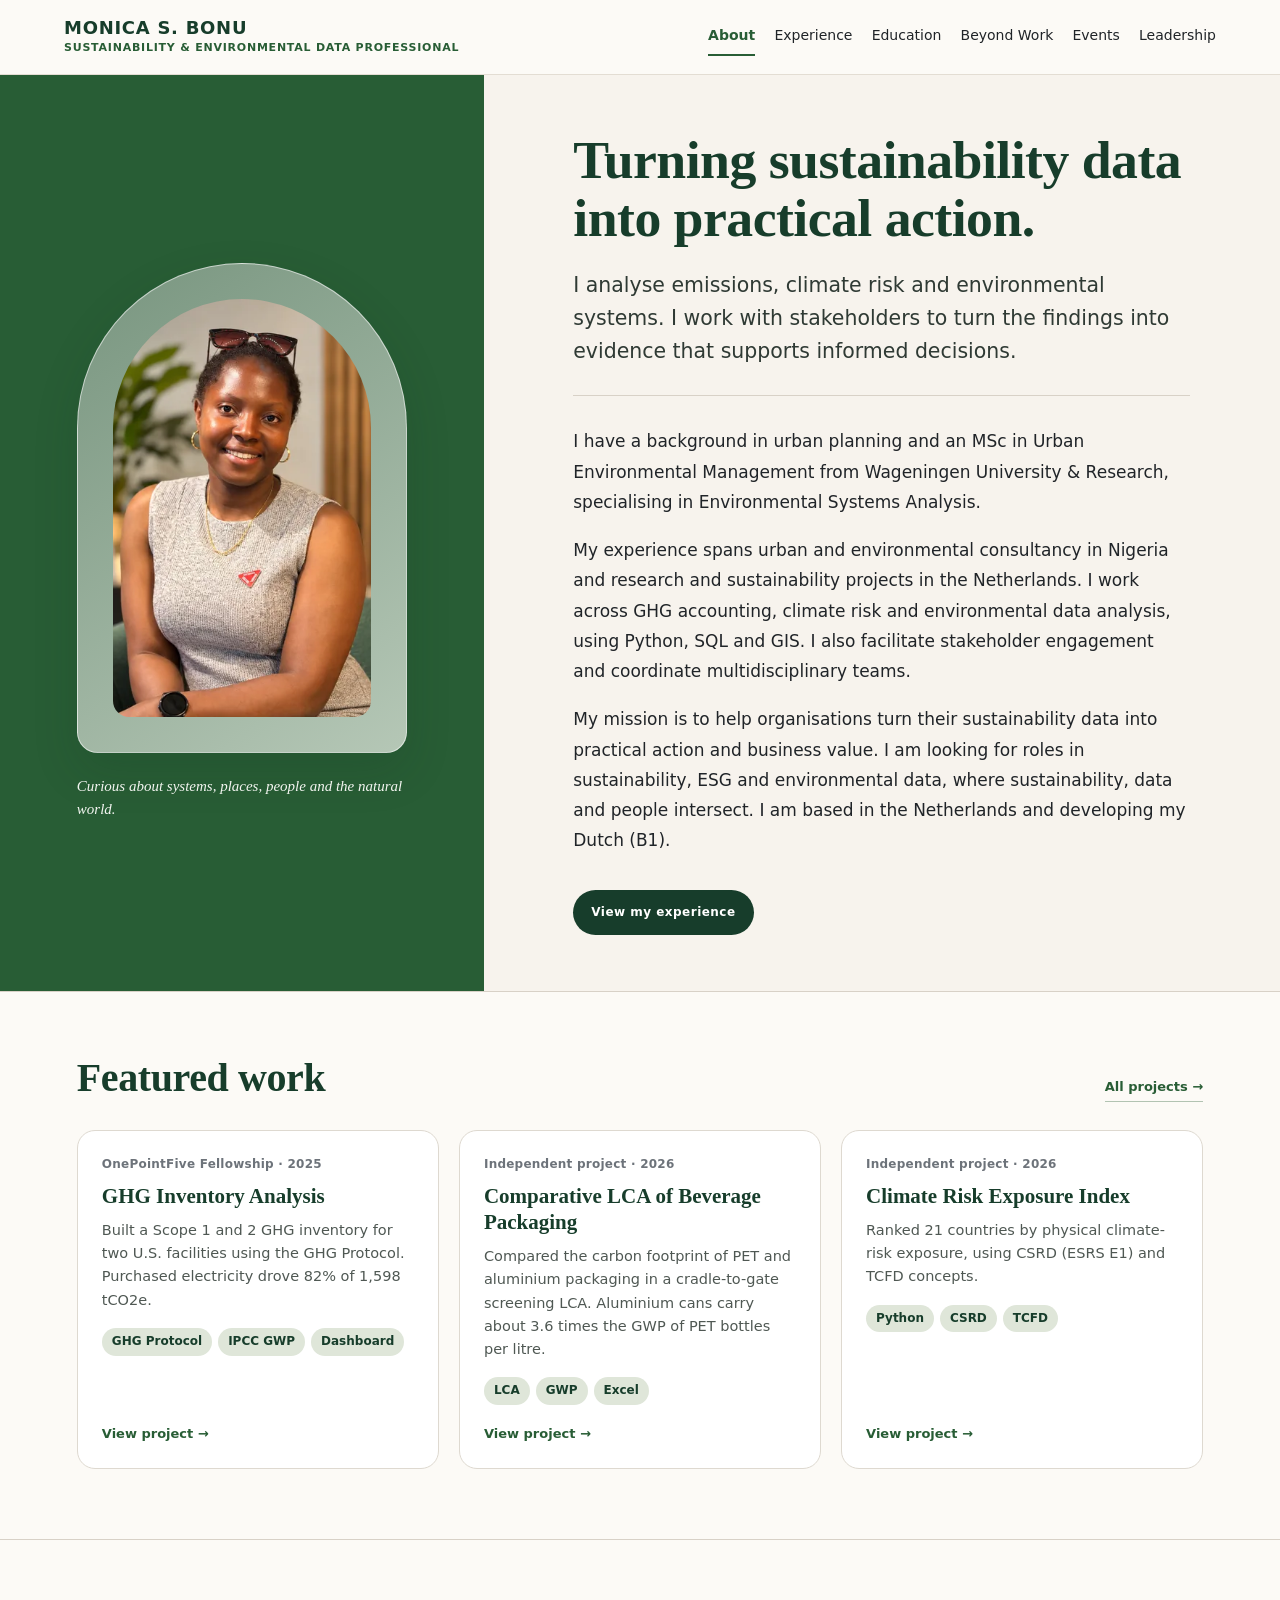
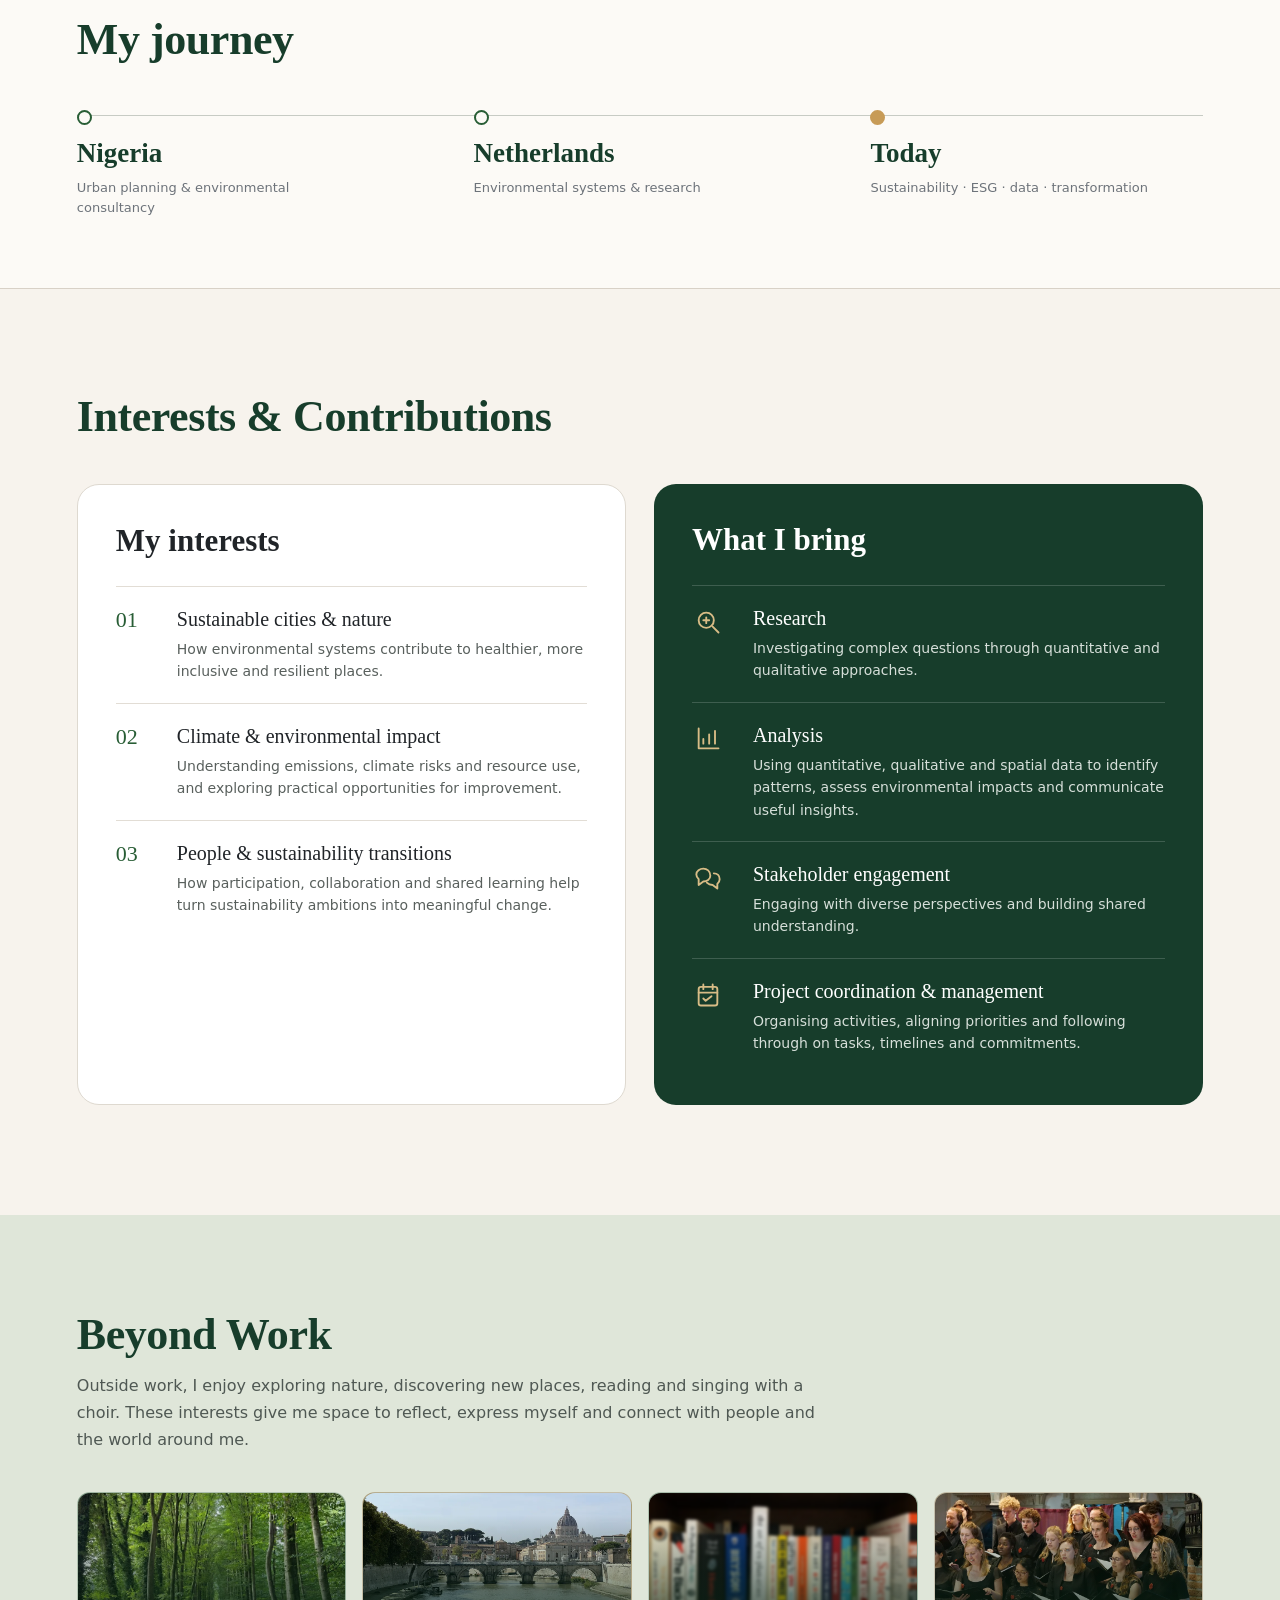
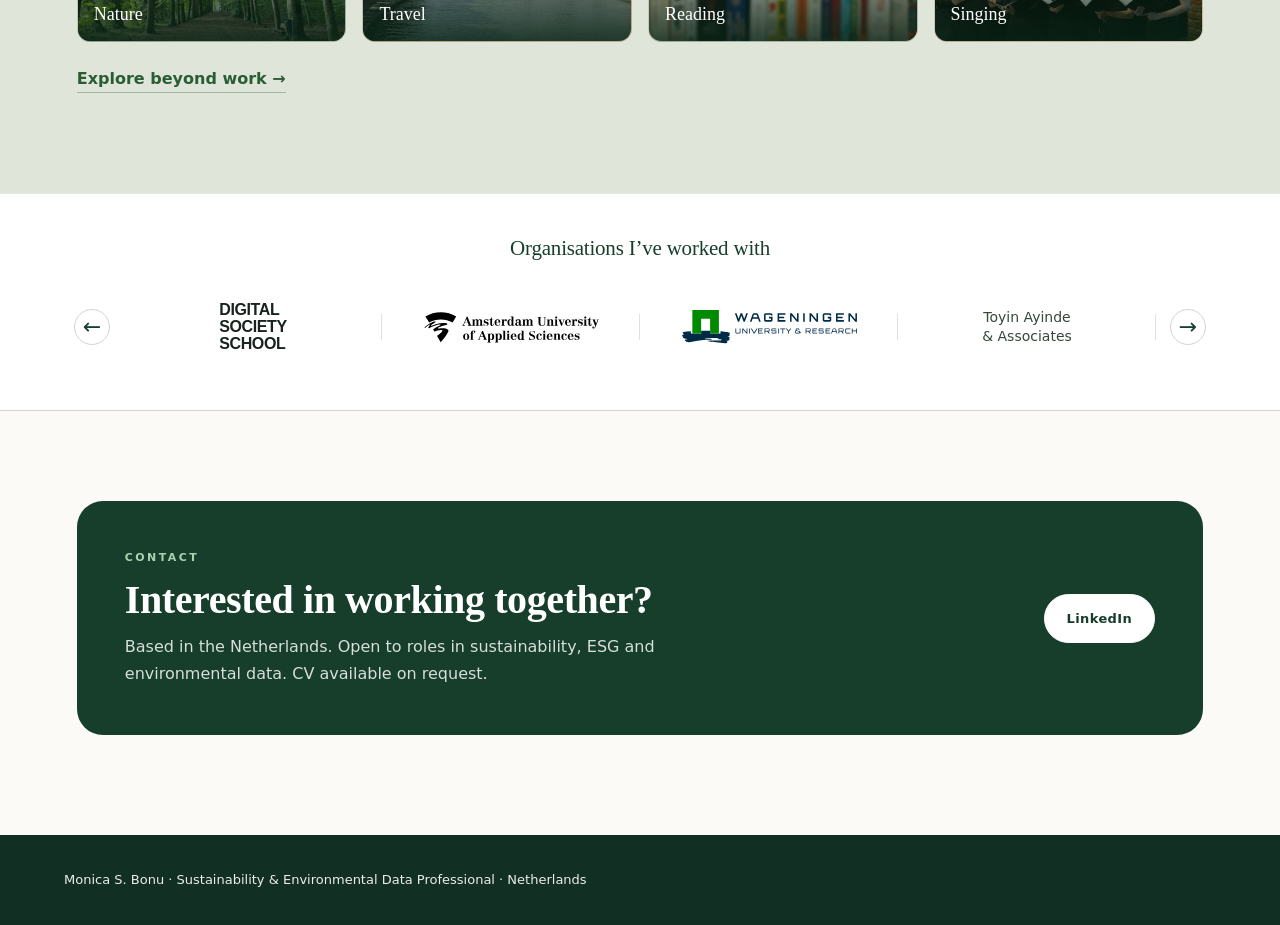
<file: index.html>
<!DOCTYPE html>

<html lang="en">
<head>
<meta charset="utf-8"/>
<meta content="width=device-width,initial-scale=1" name="viewport"/>
<title>Monica S. Bonu | Sustainability &amp; Environmental Data Professional</title><link rel="icon" href="assets/favicon.svg" type="image/svg+xml"/><link rel="icon" href="assets/favicon-32.png" sizes="32x32" type="image/png"/><link rel="apple-touch-icon" href="assets/apple-touch-icon.png"/><meta name="description" content="Sustainability and environmental data professional in the Netherlands. GHG accounting, climate risk and environmental data analysis that supports informed decisions."/><link rel="canonical" href="https://monica-bonu.github.io/"/><meta property="og:type" content="website"/><meta property="og:site_name" content="Monica S. Bonu"/><meta property="og:title" content="Monica S. Bonu | Sustainability &amp; Environmental Data Professional"/><meta property="og:description" content="Sustainability and environmental data professional in the Netherlands. GHG accounting, climate risk and environmental data analysis that supports informed decisions."/><meta property="og:url" content="https://monica-bonu.github.io/"/><meta property="og:image" content="https://monica-bonu.github.io/assets/og-image.jpg"/><meta property="og:image:width" content="1200"/><meta property="og:image:height" content="630"/><meta property="og:image:alt" content="Monica S. Bonu, Sustainability and Environmental Data Professional"/><meta name="twitter:card" content="summary_large_image"/>
<style>
:root{--green:#285d35;--deep:#173d2b;--ink:#202428;--cream:#f7f3ed;--paper:#fcfaf6;--sage:#dfe6d9;--gold:#c79b57;--muted:#6d737a;--line:#d8d1c7;--white:#fff;--max:1180px}
*{box-sizing:border-box}html{scroll-behavior:smooth}body{margin:0;background:var(--cream);color:var(--ink);font-family:Arial,sans-serif;line-height:1.65}a{color:inherit}.wrap{width:min(var(--max),88vw);margin:auto}
header{position:sticky;top:0;z-index:10;background:rgba(250,247,242,.95);backdrop-filter:blur(12px);border-top:8px solid var(--ink);border-bottom:1px solid rgba(32,36,40,.08)}.header-inner{height:86px;display:flex;align-items:center;justify-content:space-between;gap:30px}.brand{font-size:21px;font-weight:900;letter-spacing:.03em}.sub{font-size:10px;color:var(--green);font-weight:800;font-style:italic;letter-spacing:.04em}.nav{display:flex;gap:26px}.nav a{text-decoration:none;font-size:11px;font-weight:800;letter-spacing:.07em}.nav a.active{color:var(--green)}
.eyebrow{letter-spacing:.22em;text-transform:uppercase;font-size:11px;font-weight:800;color:var(--green)}h1,h2,h3,.serif{font-family:Georgia,serif}h1,h2,h3,p{margin-top:0}
.hero{display:grid;grid-template-columns:minmax(320px, .82fr) 1.35fr;min-height:680px}.photo-panel{background:var(--green);padding:64px max(6vw,calc((100vw - var(--max))/2)) 46px 6vw;display:flex;flex-direction:column;justify-content:center}.portrait{height:490px;max-width:390px;border-radius:190px 190px 24px 24px;background:linear-gradient(145deg,#78957f,#b5c7b6);border:1px solid rgba(255,255,255,.55);display:grid;place-items:center;text-align:center;color:white;padding:35px;box-shadow:0 18px 45px rgba(17,47,34,.16)}.portrait img{display:block;width:100%;height:100%;object-fit:cover;object-position:center 28%;border-radius:inherit}.photo-caption{max-width:360px;color:#f2f5f0;font:italic 15px/1.55 Georgia,serif;margin-top:22px}.hero-copy{padding:88px 7vw 70px;display:flex;align-items:center}.hero-inner{max-width:760px}.hero h1{font-size:clamp(52px,6vw,80px);line-height:.98;letter-spacing:-.035em;margin:12px 0 32px}.intro{font-size:17px;line-height:1.78;max-width:700px}.intro p{margin-bottom:18px}.intro strong{font-weight:700;color:var(--green)}.hero-actions{display:flex;flex-wrap:wrap;gap:22px;align-items:center;margin-top:34px}.button{display:inline-block;background:var(--deep);color:white;text-decoration:none;padding:13px 18px;border-radius:999px;font-size:12px;font-weight:800;letter-spacing:.04em}.text-link{color:var(--green);font-size:13px;font-weight:800;text-decoration:none;border-bottom:1px solid rgba(40,93,53,.35);padding-bottom:3px}
.journey-section{background:var(--paper);border-top:1px solid var(--line);border-bottom:1px solid var(--line);padding:76px 0 70px}.journey-head{margin-bottom:44px}.journey-head h2{font-size:clamp(34px,3.6vw,44px);font-weight:700;line-height:1.08;letter-spacing:-.02em;margin:0 0 14px;color:var(--deep)}.journey-head p{margin:0;color:#565d59;font-size:16px;line-height:1.7;max-width:760px}.timeline{display:grid;grid-template-columns:1fr 1fr 1fr;position:relative;gap:64px}.timeline:before{content:"";position:absolute;top:7px;left:0;right:0;height:1px;background:#c7cbc4}.stop{position:relative;padding-top:31px}.stop:before{content:"";position:absolute;top:2px;left:0;width:11px;height:11px;border-radius:50%;background:var(--paper);border:2px solid var(--green);z-index:1}.stop .place{font:700 27px/1.1 Georgia,serif;margin-bottom:9px;color:var(--deep)}.stop .meta{font-size:13px;line-height:1.55;color:var(--muted);max-width:280px}.stop:last-child:before{background:var(--gold);border-color:var(--gold)}
.section{padding:104px 0 110px}.section-intro{max-width:800px;margin-bottom:44px}.section-title{font-size:clamp(34px,3.6vw,44px);font-weight:700;line-height:1.08;letter-spacing:-.02em;margin:0;color:var(--deep)}.section-intro p{font-size:16px;color:#555d59;max-width:680px}.dual{display:grid;grid-template-columns:1fr 1fr;gap:28px;align-items:stretch}.panel{border-radius:22px;padding:38px 38px 30px}.panel-light{background:var(--white);border:1px solid #ded9d0}.panel-dark{background:var(--deep);color:white}.panel h3{font-size:31px;line-height:1.15;margin-bottom:27px}.item{display:grid;grid-template-columns:46px 1fr;gap:15px;padding:20px 0;border-top:1px solid #e2ddd5}.panel-dark .item{border-color:rgba(255,255,255,.17)}.num{font:22px Georgia,serif;color:var(--green)}.panel-dark .num{color:#d8bc86}.item b{display:block;font:20px/1.25 Georgia,serif;margin-bottom:6px}.item p{font-size:14px;line-height:1.6;margin:0;color:#59605d}.panel-dark .item p{color:#d6dfd9}
.beyond{background:var(--sage);padding:96px 0 100px}.beyond-head{margin-bottom:38px}.beyond h2{font-size:clamp(34px,3.6vw,44px);font-weight:700;line-height:1.08;letter-spacing:-.02em;color:var(--deep);margin:0 0 14px}.beyond-copy{font-size:16px;line-height:1.7;color:#4f5853;margin:0;max-width:740px}.photo-grid{display:grid;grid-template-columns:repeat(5,1fr);gap:12px}.tile{height:170px;border-radius:13px;overflow:hidden;position:relative;background:linear-gradient(145deg,#91aa95,#c9d6c6);display:flex;align-items:flex-end;padding:16px;color:var(--deep);font:20px Georgia,serif;border:1px solid rgba(23,61,43,.08)}.tile:nth-child(2){background:linear-gradient(145deg,#b7a47e,#d8cdb9)}.tile:nth-child(3){background:linear-gradient(145deg,#9fb5a1,#cfdbcc)}.tile:nth-child(4){background:linear-gradient(145deg,#c5b89e,#ded6c7)}.tile:nth-child(5){background:linear-gradient(145deg,#8da491,#c2d0c0)}.beyond-link{display:inline-block;margin-top:24px;color:var(--green);font-weight:800;text-decoration:none;border-bottom:1px solid rgba(40,93,53,.35)}
footer{background:#112f22;color:white;padding:42px 0;font-size:12px}.footer-inner{display:flex;justify-content:space-between;gap:20px;opacity:.9}
@media(max-width:900px){.nav{display:none}.hero{grid-template-columns:1fr}.photo-panel{padding:45px 8vw}.portrait{height:390px;max-width:330px}.hero-copy{padding:58px 8vw}.journey-head,.beyond-head{grid-template-columns:1fr;gap:16px}.timeline{grid-template-columns:1fr;gap:28px}.timeline:before{left:6px;top:0;bottom:0;width:1px;height:auto;right:auto}.stop{padding:0 0 0 34px}.stop:before{top:5px;left:0}.dual{grid-template-columns:1fr}.photo-grid{grid-template-columns:1fr 1fr}.tile{height:160px}.tile:last-child{grid-column:1/-1}.footer-inner{display:block}.footer-inner div+div{margin-top:8px}}

.tile-photo{text-decoration:none;color:#fff}.tile-photo img{position:absolute;inset:0;width:100%;height:100%;object-fit:cover}.tile-photo:after{content:"";position:absolute;inset:0;background:linear-gradient(0deg,rgba(9,35,21,.85),transparent 85%)}.tile-photo span{position:relative;z-index:1}.tile-photo:focus-visible{outline:3px solid var(--green);outline-offset:3px}
.photo-grid{grid-template-columns:repeat(2,minmax(0,1fr));gap:22px}
.photo-grid .tile{height:240px;min-width:0;padding:24px}
.photo-grid .tile:last-child{grid-column:auto}
@media(max-width:650px){.photo-grid{grid-template-columns:minmax(0,1fr)}.photo-grid .tile{height:210px}}
img[src*="bookshelf-"]{filter:blur(.7px);transform:scale(1.01)}
img{-webkit-user-drag:none;-webkit-touch-callout:none;user-select:none}
</style>
<link rel="stylesheet" href="assets/company-logos.css"/>
<style>#additional-experience .panel{min-width:0;overflow-wrap:anywhere}@media(max-width:480px){#additional-experience .panel{padding:24px}#additional-experience h3{font-size:25px}}</style><style>.competency-icon{width:32px;height:32px;color:#d8bc86;display:flex;align-items:center;justify-content:center}.competency-icon svg{width:28px;height:28px}.photo-grid{grid-template-columns:repeat(2,minmax(0,1fr));gap:22px}.photo-grid .tile{height:240px;min-width:0;padding:24px}.photo-grid .tile:last-child{grid-column:auto}@media(max-width:650px){.photo-grid{grid-template-columns:minmax(0,1fr)}.photo-grid .tile{height:210px}}</style><style id="compact-beyond-work">.beyond .photo-grid{grid-template-columns:repeat(4,minmax(0,1fr));gap:16px}.beyond .photo-grid .tile{height:150px;padding:16px;font-size:18px}.beyond .photo-grid .tile:last-child{grid-column:auto}@media(max-width:650px){.beyond .photo-grid{gap:8px}.beyond .photo-grid .tile{height:100px;padding:8px;font-size:12px}}@media(max-width:380px){.beyond .photo-grid{gap:6px}.beyond .photo-grid .tile{height:82px;padding:5px;font-size:11px}}</style><style id="soft-reading-banner">.beyond .tile-photo img[src*="bookshelf-"]{filter:blur(1.5px);transform:scale(1.03)}</style><link rel="stylesheet" href="assets/site.css"/><script src="assets/site.js" defer></script></head>
<body>
<header class="site-header"><div class="site-header-inner"><a class="site-brand" href="index.html"><span class="site-name">Monica S. Bonu</span><span class="site-role">Sustainability &amp; Environmental Data Professional</span></a><nav class="site-nav" id="site-menu" aria-label="Main"><a href="index.html" class="active" aria-current="page">About</a><a href="experience.html">Experience</a><a href="education.html">Education</a><a href="beyond-work.html">Beyond Work</a><a href="events.html">Events</a><a href="leadership.html">Leadership</a></nav></div></header>
<main>
<section class="hero"><div class="photo-panel"><div><div class="portrait"><img src="assets/photos/profile-portrait-800.webp" srcset="assets/photos/profile-portrait-480.webp 480w, assets/photos/profile-portrait-800.webp 800w" sizes="(max-width:900px) 330px, 390px" width="800" height="960" alt="Portrait of Monica S. Bonu" loading="eager" fetchpriority="high" decoding="async" /></div><div class="photo-caption">Curious about systems, places, people and the natural world.</div></div></div><div class="hero-copy"><div class="hero-inner"><h1 class="hero-title">Turning sustainability data into practical action.</h1><p class="hero-lead">I analyse emissions, climate risk and environmental systems. I work with stakeholders to turn the findings into evidence that supports informed decisions.</p><div class="intro"><p>I have a background in urban planning and an MSc in Urban Environmental Management from Wageningen University &amp; Research, specialising in Environmental Systems Analysis.</p><p>My experience spans urban and environmental consultancy in Nigeria and research and sustainability projects in the Netherlands. I work across GHG accounting, climate risk and environmental data analysis, using Python, SQL and GIS. I also facilitate stakeholder engagement and coordinate multidisciplinary teams.</p><p>My mission is to help organisations turn their sustainability data into practical action and business value. I am looking for roles in sustainability, ESG and environmental data, where sustainability, data and people intersect. I am based in the Netherlands and developing my Dutch (B1).</p></div><div class="hero-actions"><a class="button" href="experience.html">View my experience</a></div></div></div></section>
<section class="featured" aria-labelledby="featured-title"><div class="wrap"><div class="featured-head"><h2 id="featured-title">Featured work</h2><a class="featured-all" href="experience.html#projects">All projects <span aria-hidden="true">→</span></a></div><div class="featured-grid"><a class="featured-card" href="experience.html#project-ghg"><div class="fc-org">OnePointFive Fellowship · 2025</div><h3>GHG Inventory Analysis</h3><p>Built a Scope 1 and 2 GHG inventory for two U.S. facilities using the GHG Protocol. Purchased electricity drove 82% of 1,598 tCO2e.</p><div class="fc-tags"><span>GHG Protocol</span><span>IPCC GWP</span><span>Dashboard</span></div><span class="fc-more">View project <span aria-hidden="true">→</span></span></a><a class="featured-card" href="experience.html#project-lca"><div class="fc-org">Independent project · 2026</div><h3>Comparative LCA of Beverage Packaging</h3><p>Compared the carbon footprint of PET and aluminium packaging in a cradle-to-gate screening LCA. Aluminium cans carry about 3.6 times the GWP of PET bottles per litre.</p><div class="fc-tags"><span>LCA</span><span>GWP</span><span>Excel</span></div><span class="fc-more">View project <span aria-hidden="true">→</span></span></a><a class="featured-card" href="experience.html#project-climate-risk"><div class="fc-org">Independent project · 2026</div><h3>Climate Risk Exposure Index</h3><p>Ranked 21 countries by physical climate-risk exposure, using CSRD (ESRS E1) and TCFD concepts.</p><div class="fc-tags"><span>Python</span><span>CSRD</span><span>TCFD</span></div><span class="fc-more">View project <span aria-hidden="true">→</span></span></a></div></div></section><section class="journey-section"><div class="wrap"><div class="journey-head"><h2>My journey</h2></div><div class="timeline"><div class="stop"><div class="place">Nigeria</div><div class="meta">Urban planning &amp; environmental consultancy</div></div><div class="stop"><div class="place">Netherlands</div><div class="meta">Environmental systems &amp; research</div></div><div class="stop"><div class="place">Today</div><div class="meta">Sustainability · ESG · data · transformation</div></div></div></div></section>
<section class="section" id="approach"><div class="wrap"><div class="section-intro"><h2 class="section-title">Interests &amp; Contributions</h2></div><div class="dual"><div class="panel panel-light"><h3>My interests</h3><div class="item"><div class="num">01</div><div><b>Sustainable cities &amp; nature</b><p>How environmental systems contribute to healthier, more inclusive and resilient places.</p></div></div><div class="item"><div class="num">02</div><div><b>Climate &amp; environmental impact</b><p>Understanding emissions, climate risks and resource use, and exploring practical opportunities for improvement.</p></div></div><div class="item"><div class="num">03</div><div><b>People &amp; sustainability transitions</b><p>How participation, collaboration and shared learning help turn sustainability ambitions into meaningful change.</p></div></div></div><div class="panel panel-dark"><h3>What I bring</h3><div class="item"><div class="competency-icon"><svg viewBox="0 0 24 24" fill="none" stroke="currentColor" stroke-width="1.6" stroke-linecap="round" stroke-linejoin="round" aria-hidden="true" focusable="false"><circle cx="10.5" cy="10.5" r="6.5"/><path d="m16 16 5 5M8 10.5h5M10.5 8v5"/></svg></div><div><b>Research</b><p>Investigating complex questions through quantitative and qualitative approaches.</p></div></div><div class="item"><div class="competency-icon"><svg viewBox="0 0 24 24" fill="none" stroke="currentColor" stroke-width="1.6" stroke-linecap="round" stroke-linejoin="round" aria-hidden="true" focusable="false"><path d="M4 3v17h17M8 16v-4M13 16V8M18 16V5"/></svg></div><div><b>Analysis</b><p>Using quantitative, qualitative and spatial data to identify patterns, assess environmental impacts and communicate useful insights.</p></div></div><div class="item"><div class="competency-icon"><svg viewBox="0 0 24 24" fill="none" stroke="currentColor" stroke-width="1.6" stroke-linecap="round" stroke-linejoin="round" aria-hidden="true" focusable="false"><path d="M14 10c0 3-3 5-6 5l-4 3v-5c-1-1-2-2-2-4 0-3 3-5 6-5s6 2 6 6Z"/><path d="M17 8c3 0 5 2 5 5 0 2-1 3-2 4v4l-4-3c-2 0-4-1-5-2"/></svg></div><div><b>Stakeholder engagement</b><p>Engaging with diverse perspectives and building shared understanding.</p></div></div><div class="item"><div class="competency-icon"><svg viewBox="0 0 24 24" fill="none" stroke="currentColor" stroke-width="1.6" stroke-linecap="round" stroke-linejoin="round" aria-hidden="true" focusable="false"><rect x="4" y="5" width="16" height="16" rx="2"/><path d="M8 3v4M16 3v4M4 10h16m-12 5 2 2 5-4"/></svg></div><div><b>Project coordination &amp; management</b><p>Organising activities, aligning priorities and following through on tasks, timelines and commitments.</p></div></div></div></div></div></section>
<section class="beyond"><div class="wrap"><div class="beyond-head"><h2>Beyond Work</h2><p class="beyond-copy">Outside work, I enjoy exploring nature, discovering new places, reading and singing with a choir. These interests give me space to reflect, express myself and connect with people and the world around me.</p></div><div class="photo-grid"><a class="tile tile-photo" href="beyond-work.html"><img draggable="false" src="assets/photos/nature/forest-480.webp" srcset="assets/photos/nature/forest-480.webp 480w, assets/photos/nature/forest-960.webp 960w" sizes="(max-width:650px) 88vw, 44vw" alt="A shaded forest path" loading="lazy" decoding="async"/><span>Nature</span></a><a class="tile tile-photo" href="beyond-work.html"><img src="assets/photos/travel/river-bridge-480.webp" srcset="assets/photos/travel/river-bridge-480.webp 480w, assets/photos/travel/river-bridge-960.webp 960w" sizes="(max-width:650px) 88vw, 44vw" alt="River and bridge in Rome" loading="lazy" decoding="async"/><span>Travel</span></a><a class="tile tile-photo" href="beyond-work.html"><img draggable="false" src="assets/photos/books/bookshelf-480.webp" srcset="assets/photos/books/bookshelf-480.webp 480w, assets/photos/books/bookshelf-960.webp 960w" sizes="(max-width:650px) 88vw, (max-width:1340px) 44vw, 580px" width="1448" height="1086" alt="A bookshelf of favourite books" loading="lazy" decoding="async"/><span>Reading</span></a><a class="tile tile-photo" href="beyond-work.html"><img src="assets/photos/singing/choir-performance-480.webp" srcset="assets/photos/singing/choir-performance-480.webp 480w, assets/photos/singing/choir-performance-960.webp 960w" sizes="(max-width:650px) 88vw, 44vw" alt="A choir singing together" loading="lazy" decoding="async"/><span>Singing</span></a></div><a class="beyond-link" href="beyond-work.html">Explore beyond work →</a></div></section>
<section class="company-section" id="organisations" aria-labelledby="organisations-title"><div class="company-inner"><h2 id="organisations-title">Organisations I’ve worked with</h2><div class="company-carousel" role="region" aria-roledescription="carousel" aria-label="Organisations"><button class="company-arrow" type="button" data-direction="-1" aria-label="Previous organisation" aria-controls="company-logos">&#8592;</button><ul class="company-logos" id="company-logos" tabindex="0" aria-label="Organisation logos">
<li class="company-logo-item"><a href="https://digitalsocietyschool.org/" target="_blank" rel="noopener noreferrer" aria-label="Digital Society School"><span class="company-dss">Digital<br>Society<br>School</span></a></li>
<li class="company-logo-item"><a href="https://digitalsocietyschool.org/" target="_blank" rel="noopener noreferrer"><img src="assets/logos/digital-society-school.svg" alt="Amsterdam University of Applied Sciences" width="251" height="45" loading="lazy"></a></li>
<li class="company-logo-item"><a href="https://www.wur.nl/en" target="_blank" rel="noopener noreferrer"><img src="assets/logos/wur.svg" alt="Wageningen University &amp; Research" width="231" height="45" loading="lazy"></a></li>
<li class="company-logo-item"><span class="company-name-only">Toyin Ayinde<br>&amp; Associates</span><!-- Name only: current official logo remains unverified. --></li>
<li class="company-logo-item"><a class="bilderberg" href="https://www.bilderberg.nl/" target="_blank" rel="noopener noreferrer"><img src="assets/logos/bilderberg.svg" alt="Bilderberg" width="270" height="47" loading="lazy"></a></li>
</ul><button class="company-arrow" type="button" data-direction="1" aria-label="Next organisation" aria-controls="company-logos">&#8594;</button></div><p class="company-status" aria-live="polite" aria-atomic="true"></p></div></section>
<section class="home-contact" id="contact" aria-labelledby="contact-title"><div class="wrap"><div class="home-contact-box"><div><div class="eyebrow">Contact</div><h2 id="contact-title">Interested in working together?</h2><p>Based in the Netherlands. Open to roles in sustainability, ESG and environmental data. CV available on request.</p></div><div class="home-contact-links"><a class="hc-btn hc-primary" href="https://www.linkedin.com/in/monica-bonu" target="_blank" rel="noopener noreferrer">LinkedIn</a></div></div></div></section></main>
<footer class="site-footer"><div class="site-footer-inner"><div class="site-footer-name">Monica S. Bonu · Sustainability &amp; Environmental Data Professional · Netherlands</div></div></footer>
<script src="assets/image-protection.js" defer></script><script src="assets/company-logos.js" defer></script></body></html>
</file>
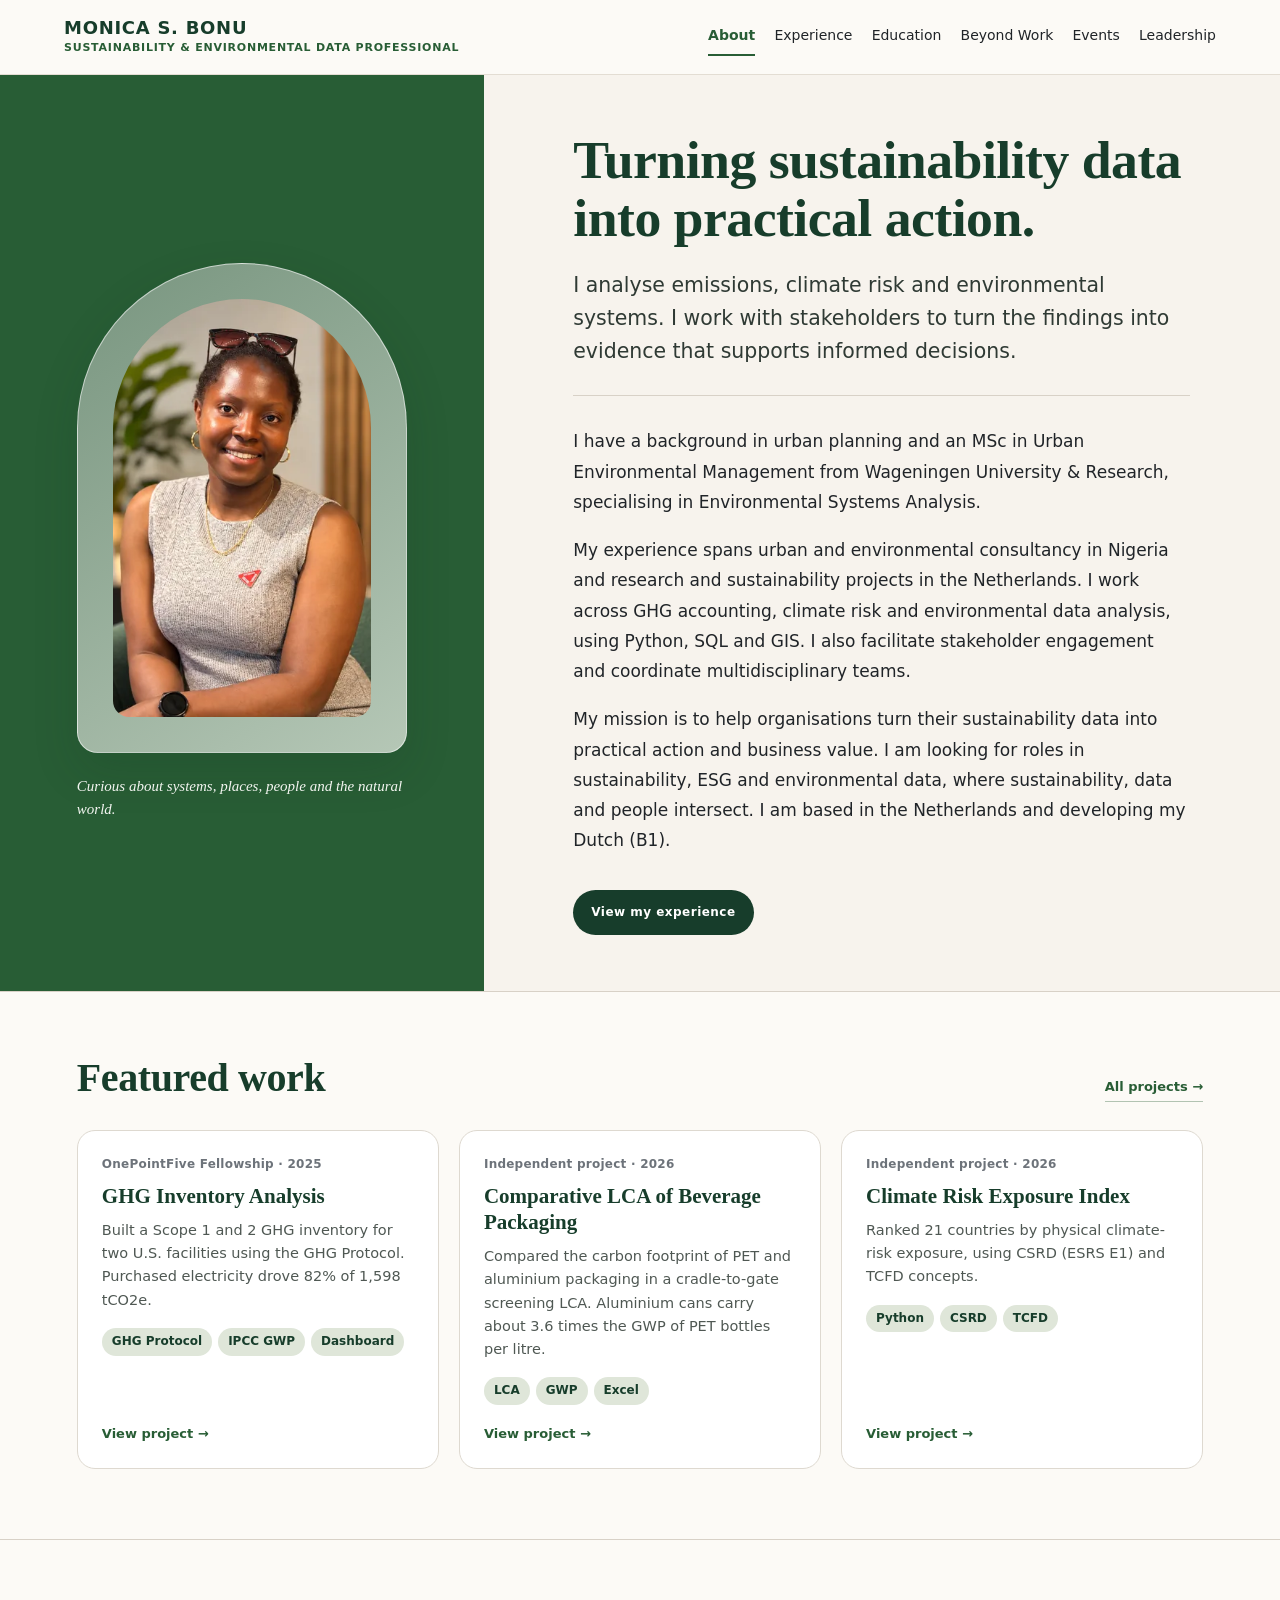
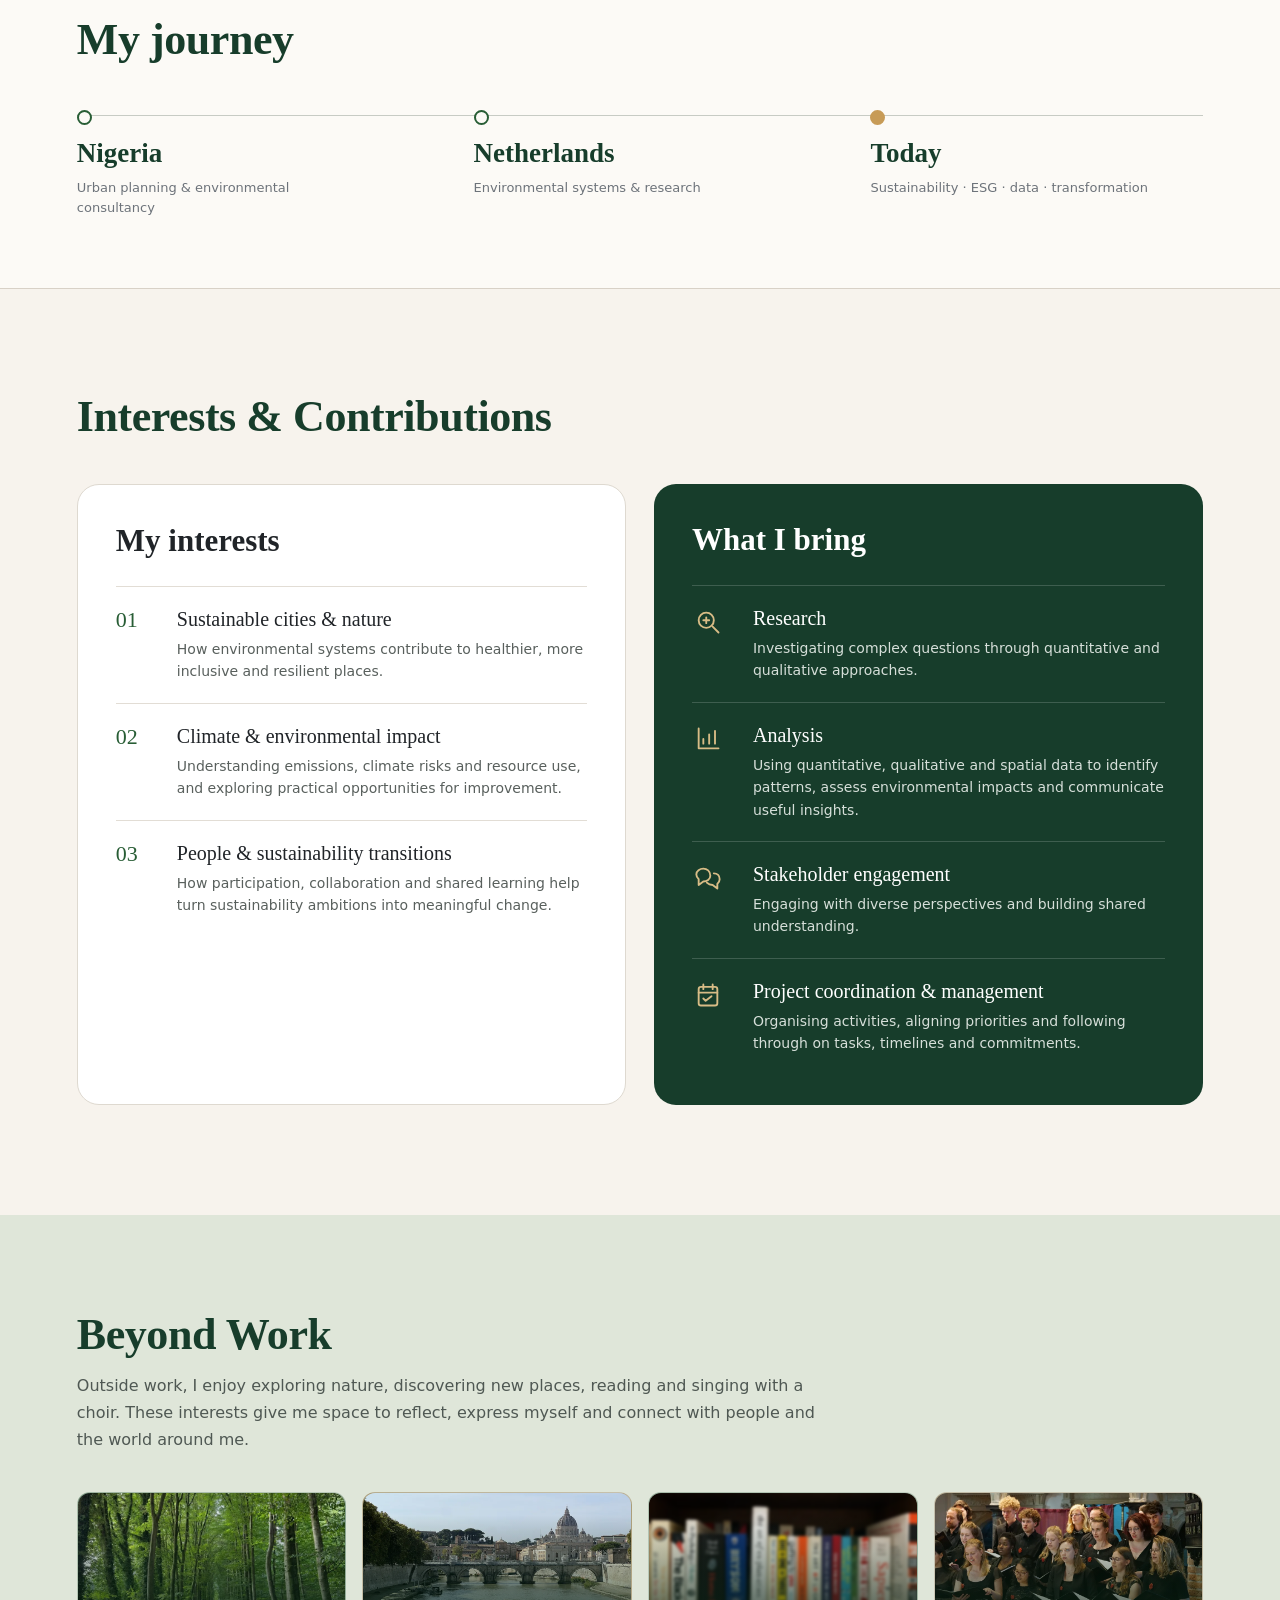
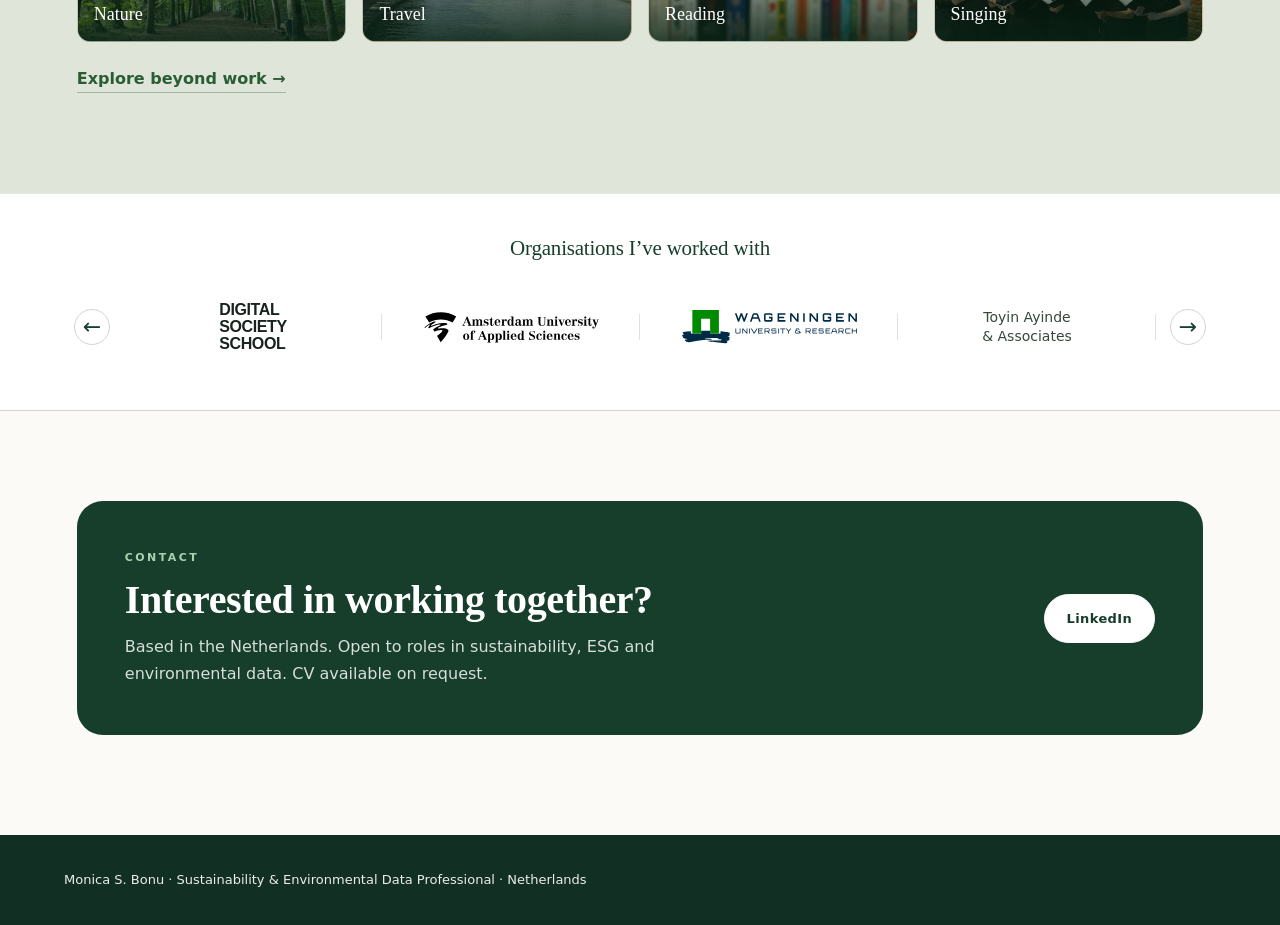
<file: about.html>
<!DOCTYPE html>
<html lang="en"><head><meta charset="utf-8"/><meta name="viewport" content="width=device-width,initial-scale=1"/>
<title>About | Monica S. Bonu</title><link rel="icon" href="assets/favicon.svg" type="image/svg+xml"/><link rel="icon" href="assets/favicon-32.png" sizes="32x32" type="image/png"/><link rel="apple-touch-icon" href="assets/apple-touch-icon.png"/>
<meta name="robots" content="noindex"/>
<link rel="canonical" href="index.html"/>
<meta http-equiv="refresh" content="0; url=index.html"/>
<script>location.replace('index.html'+location.hash);</script>
</head><body><p>This page has moved to the <a href="index.html">home page</a>.</p></body></html>
</file>
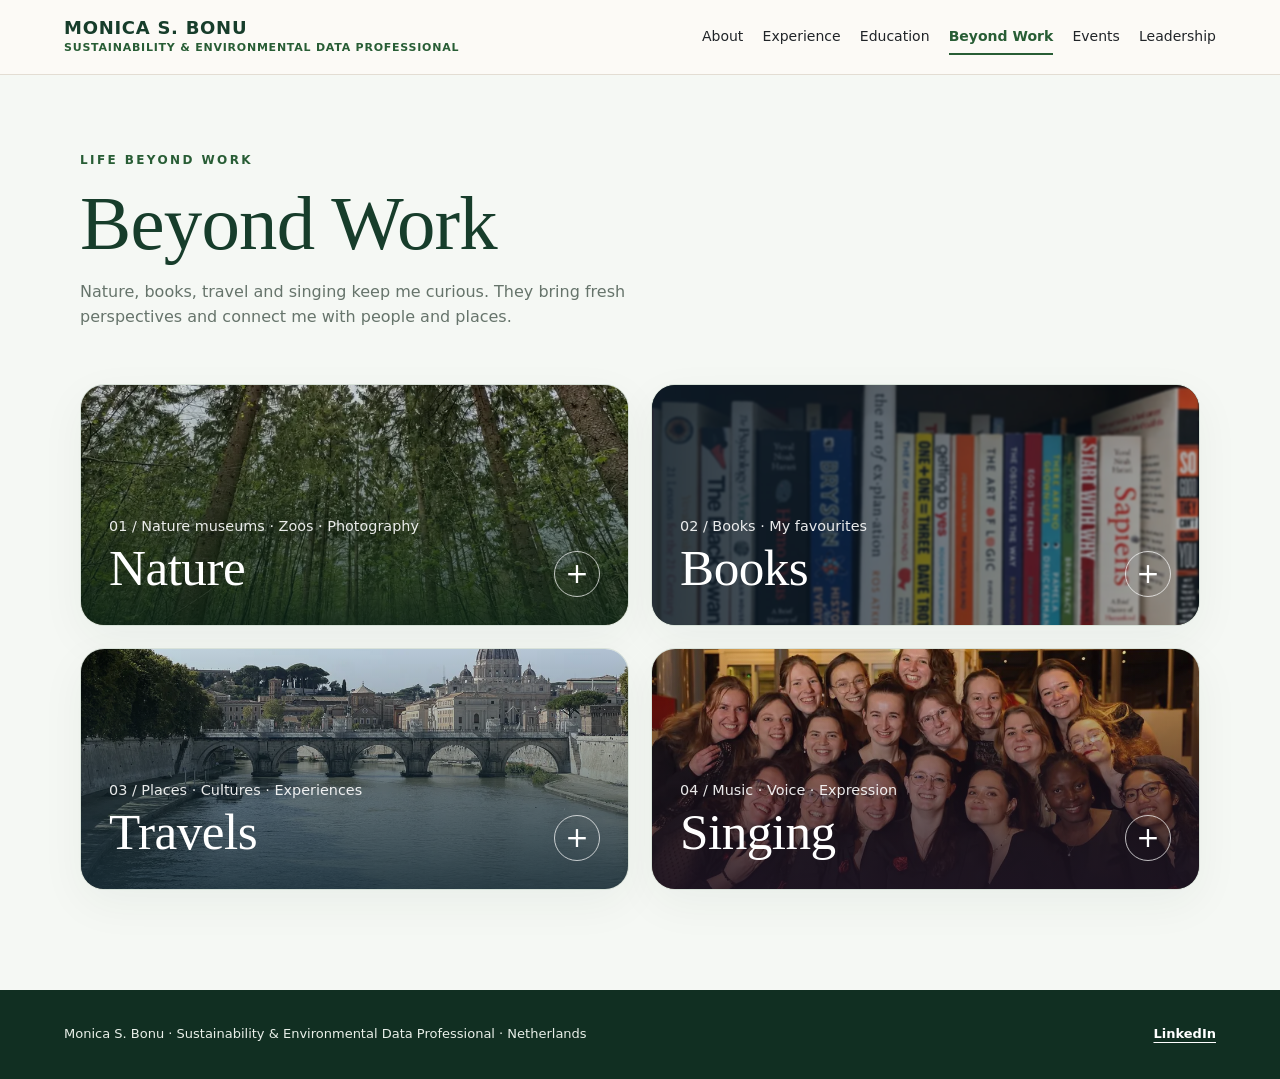
<file: beyond-work.html>
<!DOCTYPE html>

<html lang="en"><head><meta charset="utf-8"/><meta content="width=device-width, initial-scale=1" name="viewport"/><title>Beyond Work | Monica S. Bonu</title><link rel="icon" href="assets/favicon.svg" type="image/svg+xml"/><link rel="icon" href="assets/favicon-32.png" sizes="32x32" type="image/png"/><link rel="apple-touch-icon" href="assets/apple-touch-icon.png"/><meta name="description" content="Beyond work: nature, books, travel and choir singing. The interests that keep Monica S. Bonu curious and connected."/><link rel="canonical" href="https://monica-bonu.github.io/beyond-work.html"/><meta property="og:type" content="website"/><meta property="og:site_name" content="Monica S. Bonu"/><meta property="og:title" content="Beyond Work | Monica S. Bonu"/><meta property="og:description" content="Beyond work: nature, books, travel and choir singing. The interests that keep Monica S. Bonu curious and connected."/><meta property="og:url" content="https://monica-bonu.github.io/beyond-work.html"/><meta property="og:image" content="https://monica-bonu.github.io/assets/og-image.jpg"/><meta property="og:image:width" content="1200"/><meta property="og:image:height" content="630"/><meta property="og:image:alt" content="Monica S. Bonu, Sustainability and Environmental Data Professional"/><meta name="twitter:card" content="summary_large_image"/><style>
:root{--forest:#173d2b;--leaf:#285d35;--mist:#f5f8f4;--ink:#202c25;--muted:#66746b;--line:#d8e2d9}*{box-sizing:border-box}body{margin:0;background:var(--mist);color:var(--ink);font:16px/1.6 Inter,Arial,sans-serif}a{color:inherit;text-decoration:none}.shell{width:min(1120px,90%);margin:auto}header{background:#fff;border-bottom:1px solid var(--line);position:sticky;top:0;z-index:3}nav{display:flex;align-items:center;justify-content:space-between;min-height:76px;gap:20px}.brand{font-weight:800;letter-spacing:.06em;color:var(--forest)}.links{display:flex;gap:25px;flex-wrap:wrap}.links a{font-size:.92rem}.links .active{color:var(--leaf);font-weight:800}.intro{padding:76px 0 34px}.eyebrow{font-size:.75rem;text-transform:uppercase;letter-spacing:.2em;color:var(--leaf);font-weight:800}h1{font:normal clamp(2.8rem,6vw,5rem)/1.1 Georgia,serif;color:var(--forest);margin:12px 0} .intro p{color:var(--muted);max-width:550px;margin:0}.gallery{padding:20px 0 100px}.interest{background:#fff;border:1px solid var(--line);border-radius:24px;overflow:hidden;box-shadow:0 14px 45px #173d2b0d}.interest summary{cursor:pointer;list-style:none}.interest summary::-webkit-details-marker{display:none}.cover{height:clamp(190px,28vw,290px);position:relative;display:flex;align-items:end;padding:clamp(24px,5vw,52px);background:linear-gradient(0deg,rgba(9,35,21,.8),transparent 70%),radial-gradient(ellipse at 72% 18%,#b5c7a0 0%,transparent 40%),linear-gradient(135deg,#3f6c4c,#7c9c72 48%,#ced6b2);color:white}.cover:before{content:'PHOTO PLACEHOLDER';position:absolute;top:24px;right:24px;border:1px solid #ffffff8a;padding:6px 12px;border-radius:30px;font-size:.68rem;letter-spacing:.15em}.cover h2{font:normal clamp(2.4rem,5vw,4.2rem) Georgia,serif;margin:0}.cover small{display:block;font-size:.9rem;opacity:.9}.expand{margin-left:auto;border:1px solid #ffffffb8;border-radius:50%;width:46px;height:46px;display:grid;place-items:center;font-size:28px;line-height:1}.expand:after{content:'+'}.interest[open] .expand:after{content:'−'}.interest summary:focus-visible{outline:3px solid #b7c95a;outline-offset:-5px}.inside{padding:clamp(20px,4vw,42px)}.inside h3{font-size:.8rem;text-transform:uppercase;letter-spacing:.14em;color:var(--leaf);margin:0 0 18px}.photos{display:grid;grid-template-columns:repeat(3,minmax(0,1fr));gap:12px}.placeholder{min-height:0;aspect-ratio:5/4;border-radius:16px;display:flex;align-items:center;justify-content:center;text-align:center;padding:18px;color:#355943;font-size:.83rem;letter-spacing:.08em;text-transform:uppercase;border:1px dashed #86a18a;background:linear-gradient(145deg,#e1eadd,#bed0bd)}.placeholder:first-child{background:linear-gradient(140deg,#b6c9a4,#e6eddd)}.placeholder:nth-child(2){background:linear-gradient(140deg,#dce9da,#a3bfa6)}.reflection{max-width:730px;font:normal clamp(1.1rem,2.3vw,1.45rem)/1.6 Georgia,serif;color:var(--forest);margin:0 0 24px}.coming{margin-top:32px;color:var(--muted);font-size:.88rem}.coming strong{color:var(--forest)}footer{border-top:1px solid var(--line);padding:30px 0;color:var(--muted);font-size:.82rem}@media(max-width:650px){nav{padding:15px 0;align-items:start;flex-direction:column}.links{gap:14px}.photos{grid-template-columns:repeat(2,minmax(0,1fr))}.photos .placeholder:last-child{grid-column:1/-1;aspect-ratio:2/1}.placeholder{min-height:0;padding:12px;font-size:.72rem}.cover{height:210px;min-height:0}}

.gallery .interest + .interest{margin-top:22px}.books-cover{background:linear-gradient(0deg,rgba(35,29,21,.78),transparent 75%),radial-gradient(ellipse at 78% 20%,#e4c9a2 0%,transparent 40%),linear-gradient(135deg,#6c5946,#a68b6c 52%,#d8c7ab)}.books-photos .placeholder{background:linear-gradient(145deg,#eee5d9,#d5c4ad);border-color:#b9a58b;color:#67523e}.books-photos .placeholder:nth-child(2){background:linear-gradient(145deg,#e1d2bf,#f1e8dc)}.books-photos .placeholder:nth-child(3){background:linear-gradient(145deg,#f0e7da,#d2bca0)}
 .books-photos{display:grid;grid-template-columns:repeat(4,minmax(0,1fr));gap:12px}.books-photos .placeholder{aspect-ratio:3/4;min-height:0;padding:12px;text-align:center}.books-photos .placeholder:nth-child(4){background:linear-gradient(145deg,#e9dfd0,#cdb89d)}@media(max-width:650px){.books-photos{grid-template-columns:repeat(2,minmax(0,1fr))}} 
/* Compact, horizontally scrollable photo galleries */
.photo-carousel{display:flex;align-items:center;gap:10px;min-width:0}
.photo-track{display:flex;gap:12px;overflow-x:auto;scroll-snap-type:x mandatory;scroll-behavior:smooth;scrollbar-width:thin;scrollbar-color:#9ab29d transparent;flex:1;min-width:0;padding:4px 2px 12px}
.photo-track .placeholder{flex:0 0 clamp(150px,25%,230px);scroll-snap-align:start;aspect-ratio:5/4}
.books-photos.photo-track .placeholder{flex-basis:clamp(125px,21%,185px);aspect-ratio:3/4}
.carousel-arrow{flex:0 0 38px;height:38px;border:1px solid var(--line);border-radius:50%;background:#fff;color:var(--forest);font-size:25px;cursor:pointer;display:grid;place-items:center;line-height:1}
.carousel-arrow:hover{background:var(--mist)}.carousel-arrow:focus-visible{outline:2px solid var(--leaf);outline-offset:2px}.carousel-arrow:disabled{opacity:.35;cursor:default}
@media(max-width:650px){.photo-track .placeholder{flex-basis:72%;aspect-ratio:5/4}.books-photos.photo-track .placeholder{flex-basis:54%;aspect-ratio:3/4}.carousel-arrow{flex-basis:32px;height:32px;font-size:21px}.photo-track .placeholder:last-child{grid-column:auto;aspect-ratio:5/4}.books-photos.photo-track .placeholder:last-child{aspect-ratio:3/4}}

.travels-cover{background:linear-gradient(0deg,rgba(24,45,55,.82),transparent 75%),radial-gradient(ellipse at 75% 20%,#e4d4ac 0%,transparent 42%),linear-gradient(135deg,#426f7b,#83a5a4 52%,#d3c4a3)}.travels-photos .placeholder{background:linear-gradient(145deg,#dbe9e7,#b6d0cf);border-color:#8caeb1;color:#315660}.travels-photos .placeholder:nth-child(2){background:linear-gradient(145deg,#e7e4d8,#bbcfcb)}.travels-photos .placeholder:nth-child(3){background:linear-gradient(145deg,#c5d8d5,#e3ece6)}.travels-photos .placeholder:nth-child(4){background:linear-gradient(145deg,#d9e6e6,#a8c3c5)}

.singing-cover{background:linear-gradient(0deg,rgba(43,25,49,.83),transparent 75%),radial-gradient(ellipse at 76% 18%,#d9b4cf 0%,transparent 42%),linear-gradient(135deg,#59405f,#947b9c 52%,#d6bdc9)}.singing-photos .placeholder{background:linear-gradient(145deg,#eee0ec,#d2bcd5);border-color:#b29ab8;color:#604665}.singing-photos .placeholder:nth-child(2){background:linear-gradient(145deg,#dfd3e8,#c9b2d2)}.singing-photos .placeholder:nth-child(3){background:linear-gradient(145deg,#e7d7df,#bfa9ce)}.singing-photos .placeholder:nth-child(4){background:linear-gradient(145deg,#d7c7dc,#f0e2e8)}

.cooking-cover{background:linear-gradient(0deg,rgba(56,42,25,.83),transparent 75%),radial-gradient(ellipse at 76% 18%,#f1d2a4 0%,transparent 42%),linear-gradient(135deg,#866044,#c19b73 52%,#e3c9a3)}.cooking-photos .placeholder{background:linear-gradient(145deg,#f6e9d7,#e8cba6);border-color:#d2b28d;color:#725037}.cooking-photos .placeholder:nth-child(2){background:linear-gradient(145deg,#e5eddc,#c7d7b5)}.cooking-photos .placeholder:nth-child(3){background:linear-gradient(145deg,#f1d9c9,#e4bba5)}.cooking-photos .placeholder:nth-child(4){background:linear-gradient(145deg,#ede2cc,#d3c09b)}
.fashion-cover{background:linear-gradient(0deg,rgba(42,29,43,.84),transparent 75%),radial-gradient(ellipse at 76% 18%,#e8c8db 0%,transparent 42%),linear-gradient(135deg,#6d536c,#b28aa9 52%,#ead5df)}.fashion-photos .placeholder{background:linear-gradient(145deg,#f3e5ef,#d9b9d1);border-color:#c59ebc;color:#684b64}.fashion-photos .placeholder:nth-child(2){background:linear-gradient(145deg,#e5e2ef,#c4bfda)}.fashion-photos .placeholder:nth-child(3){background:linear-gradient(145deg,#f1dfd9,#dfbcb3)}.fashion-photos .placeholder:nth-child(4){background:linear-gradient(145deg,#e9e0e9,#d0bed1)}
/* Personal photographs */
.cover.has-photo{background-size:cover;background-repeat:no-repeat}
.cover.has-photo:before{display:none}
.nature-cover{background-image:linear-gradient(0deg,rgba(9,35,21,.84),rgba(9,35,21,.12)),url('assets/photos/forest.webp');background-position:center 58%}
.books-cover.has-photo{background-image:linear-gradient(90deg,rgba(13,28,42,.92),rgba(13,28,42,.3)),url('assets/photos/book-explanation.webp');background-position:center 42%}
.travels-cover.has-photo{background-image:linear-gradient(0deg,rgba(24,45,55,.88),rgba(24,45,55,.08)),url('assets/photos/travel/river-bridge-960.webp');background-position:center 66%}
.photo-card{display:block;flex:0 0 clamp(220px,32%,340px);scroll-snap-align:start;border:1px solid var(--line);border-radius:16px;overflow:hidden;background:var(--mist)}
.photo-card figure{margin:0}.photo-card img{display:block;width:100%;height:260px;object-fit:cover}.photo-card figcaption{padding:12px 14px;font-size:.85rem;color:var(--forest)}
.photo-card.book-card{flex-basis:240px}.book-card img{height:320px;object-fit:contain;background:#102536}
.photo-card:focus-visible{outline:3px solid var(--leaf);outline-offset:2px}
@media(max-width:650px){.photo-card{flex-basis:84%}.photo-card img{height:250px}.photo-card.book-card{flex-basis:80%}.book-card img{height:320px}}
@media(prefers-reduced-motion:reduce){.photo-track{scroll-behavior:auto}}

/* Responsive two-column interests layout */
.gallery{display:grid;grid-template-columns:repeat(2,minmax(0,1fr));gap:24px;align-items:start}
.gallery .interest{min-width:0;margin:0}
.gallery .interest + .interest{margin-top:0}
.gallery .cover{height:clamp(210px,23vw,270px);padding:clamp(22px,3vw,36px)}
.gallery .cover h2{font-size:clamp(2.2rem,4vw,3.5rem)}
.gallery .inside{padding:clamp(18px,2.5vw,30px)}
.gallery .photo-card{flex-basis:clamp(170px,75%,300px)}
.gallery .photo-card.book-card{flex-basis:clamp(170px,75%,240px)}
@media(max-width:700px){
 .gallery{grid-template-columns:minmax(0,1fr);gap:20px}
 .gallery .cover{height:210px}
 .gallery .photo-card{flex-basis:84%}
 .gallery .photo-card.book-card{flex-basis:80%}
}

/* Restored approved layout and banners */
.gallery{display:grid;grid-template-columns:repeat(2,minmax(0,1fr));gap:22px;align-items:start}
.gallery .interest{min-width:0}.gallery .interest + .interest{margin-top:0}
.gallery .cover{height:240px;padding:28px;gap:16px;overflow:hidden}
.gallery .cover h2{font-size:clamp(2.2rem,4vw,3.3rem)}
.gallery .expand{flex-shrink:0}.gallery .inside{padding:24px}
.nature-cover.has-photo{background-image:linear-gradient(0deg,rgba(9,35,21,.84),rgba(9,35,21,.12)),url('assets/photos/nature/banner.webp');background-position:center 68%;background-size:cover}
.books-cover.has-photo{background:#26312f;isolation:isolate}
.books-cover.has-photo:after{content:"";position:absolute;inset:-3px;background:linear-gradient(90deg,rgba(13,28,42,.88),rgba(13,28,42,.3)),url('assets/photos/books/bookshelf-960.webp') center 55%/cover;filter:blur(1.2px);z-index:-1;pointer-events:none}
.books-photos .book-card img{background:#f2eee7;object-fit:contain}
img{-webkit-user-drag:none;-webkit-touch-callout:none;user-select:none}
@media(max-width:650px){.gallery{grid-template-columns:minmax(0,1fr)}.gallery .cover{height:210px;padding:24px}}

.singing-cover.has-photo{background-image:linear-gradient(0deg,rgba(30,20,35,.85),rgba(30,20,35,.12)),url('assets/photos/singing/choir-friends-960.webp');background-position:center 40%;background-size:cover}
.singing-photos .photo-card img{object-fit:contain;background:#f1edf2}
</style><link rel="stylesheet" href="assets/site.css"/><script src="assets/site.js" defer></script></head><body><header class="site-header"><div class="site-header-inner"><a class="site-brand" href="index.html"><span class="site-name">Monica S. Bonu</span><span class="site-role">Sustainability &amp; Environmental Data Professional</span></a><nav class="site-nav" id="site-menu" aria-label="Main"><a href="index.html">About</a><a href="experience.html">Experience</a><a href="education.html">Education</a><a href="beyond-work.html" class="active" aria-current="page">Beyond Work</a><a href="events.html">Events</a><a href="leadership.html">Leadership</a></nav></div></header><main><section class="intro shell"><div class="eyebrow">Life beyond work</div><h1>Beyond Work</h1><p>Nature, books, travel and singing keep me curious. They bring fresh perspectives and connect me with people and places.</p></section><section class="gallery shell"><details class="interest"><summary aria-label="Expand Nature photo gallery"><div class="cover nature-cover has-photo"><div><small>01 / Nature museums · Zoos · Photography</small><h2>Nature</h2></div><span aria-hidden="true" class="expand"></span></div></summary><div class="inside"><p class="reflection">I find nature fascinating. Whether I'm in a nature museum, at a zoo or taking photographs, I'm reminded how much we can learn from it.</p><h3>Moments in nature · Photo gallery</h3><div class="photo-carousel"><button aria-controls="interest-gallery-1" aria-label="Scroll photos left" class="carousel-arrow" data-direction="-1" type="button">‹</button><div class="photo-track" id="interest-gallery-1"><div class="photo-card"><figure><img draggable="false" src="assets/photos/nature/forest-480.webp" srcset="assets/photos/nature/forest-480.webp 1x, assets/photos/nature/forest-960.webp 2x" alt="Oosterbeek West" width="360" height="480" loading="lazy" decoding="async"/><figcaption>Oosterbeek West</figcaption></figure></div><div class="photo-card"><figure><img draggable="false" src="assets/photos/nature/niagara-480.webp" srcset="assets/photos/nature/niagara-480.webp 1x, assets/photos/nature/niagara-960.webp 2x" alt="Niagara Falls, Canada" width="480" height="360" loading="lazy" decoding="async"/><figcaption>Niagara Falls, Canada</figcaption></figure></div><div class="photo-card"><figure><img draggable="false" src="assets/photos/nature/flamingos-480.webp" srcset="assets/photos/nature/flamingos-480.webp 1x, assets/photos/nature/flamingos-960.webp 2x" alt="Flamingos: Ouwehands Dierenpark Rhenen" width="480" height="270" loading="lazy" decoding="async"/><figcaption>Flamingos: Ouwehands Dierenpark Rhenen</figcaption></figure></div><div class="photo-card"><figure><img draggable="false" src="assets/photos/nature/beach-480.webp" srcset="assets/photos/nature/beach-480.webp 1x, assets/photos/nature/beach-960.webp 2x" alt="Scheveningen Beach, Den Haag" width="480" height="360" loading="lazy" decoding="async"/><figcaption>Scheveningen Beach, Den Haag</figcaption></figure></div></div><button aria-controls="interest-gallery-1" aria-label="Scroll photos right" class="carousel-arrow" data-direction="1" type="button">›</button></div></div></details><details class="interest"><summary aria-label="Expand Books photo gallery"><div class="cover books-cover has-photo"><div><small>02 / Books · My favourites</small><h2>Books</h2></div><span aria-hidden="true" class="expand"></span></div></summary><div class="inside"><p class="reflection">I enjoy books about how people think, decide and communicate. They shape how I approach complex questions and explain my work.</p><h3>Favourite Books</h3><div class="photo-carousel"><button aria-controls="interest-gallery-2" aria-label="Scroll photos left" class="carousel-arrow" data-direction="-1" type="button">‹</button><div class="books-photos photo-track" id="interest-gallery-2"><div class="photo-card book-card"><figure><img draggable="false" src="assets/photos/books/sapiens-480.webp" srcset="assets/photos/books/sapiens-480.webp 1x, assets/photos/books/sapiens-960.webp 2x" alt="Sapiens · Yuval Noah Harari" width="341" height="480" loading="lazy" decoding="async"/><figcaption>Sapiens · Yuval Noah Harari</figcaption></figure></div><div class="photo-card book-card"><figure><img draggable="false" src="assets/photos/books/start-with-why-480.webp" srcset="assets/photos/books/start-with-why-480.webp 1x, assets/photos/books/start-with-why-960.webp 2x" alt="Start With Why · Simon Sinek" width="319" height="480" loading="lazy" decoding="async"/><figcaption>Start With Why · Simon Sinek</figcaption></figure></div><div class="photo-card book-card"><figure><img draggable="false" src="assets/photos/books/art-of-explanation-480.webp" srcset="assets/photos/books/art-of-explanation-480.webp 1x, assets/photos/books/art-of-explanation-960.webp 2x" alt="The Art of Explanation · Ros Atkins" width="327" height="480" loading="lazy" decoding="async"/><figcaption>The Art of Explanation · Ros Atkins</figcaption></figure></div><div class="photo-card book-card"><figure><img draggable="false" src="assets/photos/books/thinking-fast-and-slow-480.webp" srcset="assets/photos/books/thinking-fast-and-slow-480.webp 1x, assets/photos/books/thinking-fast-and-slow-960.webp 2x" alt="Thinking, Fast and Slow · Daniel Kahneman" width="324" height="480" loading="lazy" decoding="async"/><figcaption>Thinking, Fast and Slow · Daniel Kahneman</figcaption></figure></div></div><button aria-controls="interest-gallery-2" aria-label="Scroll photos right" class="carousel-arrow" data-direction="1" type="button">›</button></div></div></details><details class="interest"><summary aria-label="Expand Travels photo gallery"><div class="cover travels-cover has-photo"><div><small>03 / Places · Cultures · Experiences</small><h2>Travels</h2></div><span aria-hidden="true" class="expand"></span></div></summary><div class="inside"><p class="reflection">Travel lets me see how different cities manage space, water and heritage. It's where my planning background meets my curiosity.</p><h3>Places I've explored · Photo gallery</h3><div class="photo-carousel"><button aria-controls="interest-gallery-3" aria-label="Scroll travel photos left" class="carousel-arrow" data-direction="-1" type="button">‹</button><div class="travels-photos photo-track" id="interest-gallery-3"><div class="photo-card"><figure><img src="assets/photos/travel/river-bridge-480.webp" srcset="assets/photos/travel/river-bridge-480.webp 1x, assets/photos/travel/river-bridge-960.webp 2x" alt="River views, Rome" width="4032" height="3024" loading="lazy" decoding="async"/><figcaption>River views, Rome</figcaption></figure></div><div class="photo-card"><figure><img src="assets/photos/travel/little-mermaid-480.webp" srcset="assets/photos/travel/little-mermaid-480.webp 1x, assets/photos/travel/little-mermaid-960.webp 2x" alt="The Little Mermaid, Copenhagen" width="3024" height="4032" loading="lazy" decoding="async"/><figcaption>The Little Mermaid, Copenhagen</figcaption></figure></div><div class="photo-card"><figure><img src="assets/photos/travel/island-church-480.webp" srcset="assets/photos/travel/island-church-480.webp 1x, assets/photos/travel/island-church-960.webp 2x" alt="Bled Lake, Slovenia" width="3024" height="4032" loading="lazy" decoding="async"/><figcaption>Bled Lake, Slovenia</figcaption></figure></div><div class="photo-card"><figure><img src="assets/photos/travel/toronto-480.webp" srcset="assets/photos/travel/toronto-480.webp 1x, assets/photos/travel/toronto-960.webp 2x" alt="Toronto, Canada" width="4032" height="3024" loading="lazy" decoding="async"/><figcaption>Toronto, Canada</figcaption></figure></div><div class="photo-card"><figure><img src="assets/photos/travel/colosseum-480.webp" srcset="assets/photos/travel/colosseum-480.webp 1x, assets/photos/travel/colosseum-960.webp 2x" alt="Colosseum, Rome" width="4032" height="3024" loading="lazy" decoding="async"/><figcaption>Colosseum, Rome</figcaption></figure></div></div><button aria-controls="interest-gallery-3" aria-label="Scroll travel photos right" class="carousel-arrow" data-direction="1" type="button">›</button></div></div></details><details class="interest"><summary aria-label="Expand Singing photo gallery"><div class="cover singing-cover has-photo"><div><small>04 / Music · Voice · Expression</small><h2>Singing</h2></div><span aria-hidden="true" class="expand"></span></div></summary><div class="inside"><p class="reflection">From 2022 to 2024, I sang with WSKOV, the Wageningen student choir and orchestra, and served on its <a href="leadership.html">Music Selection Committee</a>.</p><h3>Singing moments · Photo gallery</h3><div class="photo-carousel"><button aria-controls="interest-gallery-4" aria-label="Scroll singing photos left" class="carousel-arrow" data-direction="-1" type="button">‹</button><div class="singing-photos photo-track" id="interest-gallery-4"><div class="photo-card"><figure><img src="assets/photos/singing/choir-performance-480.webp" srcset="assets/photos/singing/choir-performance-480.webp 1x, assets/photos/singing/choir-performance-960.webp 2x" alt="A choir performing with music folders" width="2048" height="1365" loading="lazy" decoding="async"/><figcaption>WSKOV concert 2022</figcaption></figure></div><div class="photo-card"><figure><img src="assets/photos/singing/choir-portrait-480.webp" srcset="assets/photos/singing/choir-portrait-480.webp 1x, assets/photos/singing/choir-portrait-960.webp 2x" alt="Black-and-white choir group portrait in a church" width="3377" height="3024" loading="lazy" decoding="async"/><figcaption>WSKOV concert 2022</figcaption></figure></div><div class="photo-card"><figure><img src="assets/photos/singing/concert-480.webp" srcset="assets/photos/singing/concert-480.webp 1x, assets/photos/singing/concert-960.webp 2x" alt="Choir members and orchestral musicians in a concert venue" width="4032" height="3024" loading="lazy" decoding="async"/><figcaption>WSKOV concert 2023</figcaption></figure></div><div class="photo-card"><figure><img src="assets/photos/singing/choir-friends-480.webp" srcset="assets/photos/singing/choir-friends-480.webp 1x, assets/photos/singing/choir-friends-960.webp 2x" alt="Choir members gathered for a group photograph" width="1080" height="668" loading="lazy" decoding="async"/><figcaption>WSKOV concert 2024</figcaption></figure></div><div class="photo-card"><figure><img src="assets/photos/singing/performance-480.webp" srcset="assets/photos/singing/performance-480.webp 1x, assets/photos/singing/performance-960.webp 2x" alt="Monica singing from a music score" width="1080" height="1920" loading="lazy" decoding="async"/><figcaption>In performance</figcaption></figure></div></div><button aria-controls="interest-gallery-4" aria-label="Scroll singing photos right" class="carousel-arrow" data-direction="1" type="button">›</button></div></div></details></section></main><footer class="site-footer"><div class="site-footer-inner"><div class="site-footer-name">Monica S. Bonu · Sustainability &amp; Environmental Data Professional · Netherlands</div><div class="site-footer-links"><a href="https://www.linkedin.com/in/monica-bonu" target="_blank" rel="noopener noreferrer">LinkedIn</a></div></div></footer><script>document.querySelectorAll('.photo-carousel').forEach(carousel => {
  const track = carousel.querySelector('.photo-track');
  const buttons = carousel.querySelectorAll('.carousel-arrow');
  function updateButtons(){
    buttons[0].disabled = track.scrollLeft <= 2;
    buttons[1].disabled = track.scrollLeft + track.clientWidth >= track.scrollWidth - 2;
  }
  buttons.forEach(button => button.addEventListener('click', () => {
    const item = track.querySelector('.photo-card, .placeholder');
    const distance = item ? item.getBoundingClientRect().width + 12 : track.clientWidth * .75;
    track.scrollBy({left: Number(button.dataset.direction) * distance, behavior:'smooth'});
  }));
  track.addEventListener('scroll', updateButtons, {passive:true});
  new ResizeObserver(updateButtons).observe(track);
  carousel.closest('details').addEventListener('toggle', updateButtons);
  updateButtons();
});</script><script src="assets/image-protection.js" defer></script></body></html>
</file>
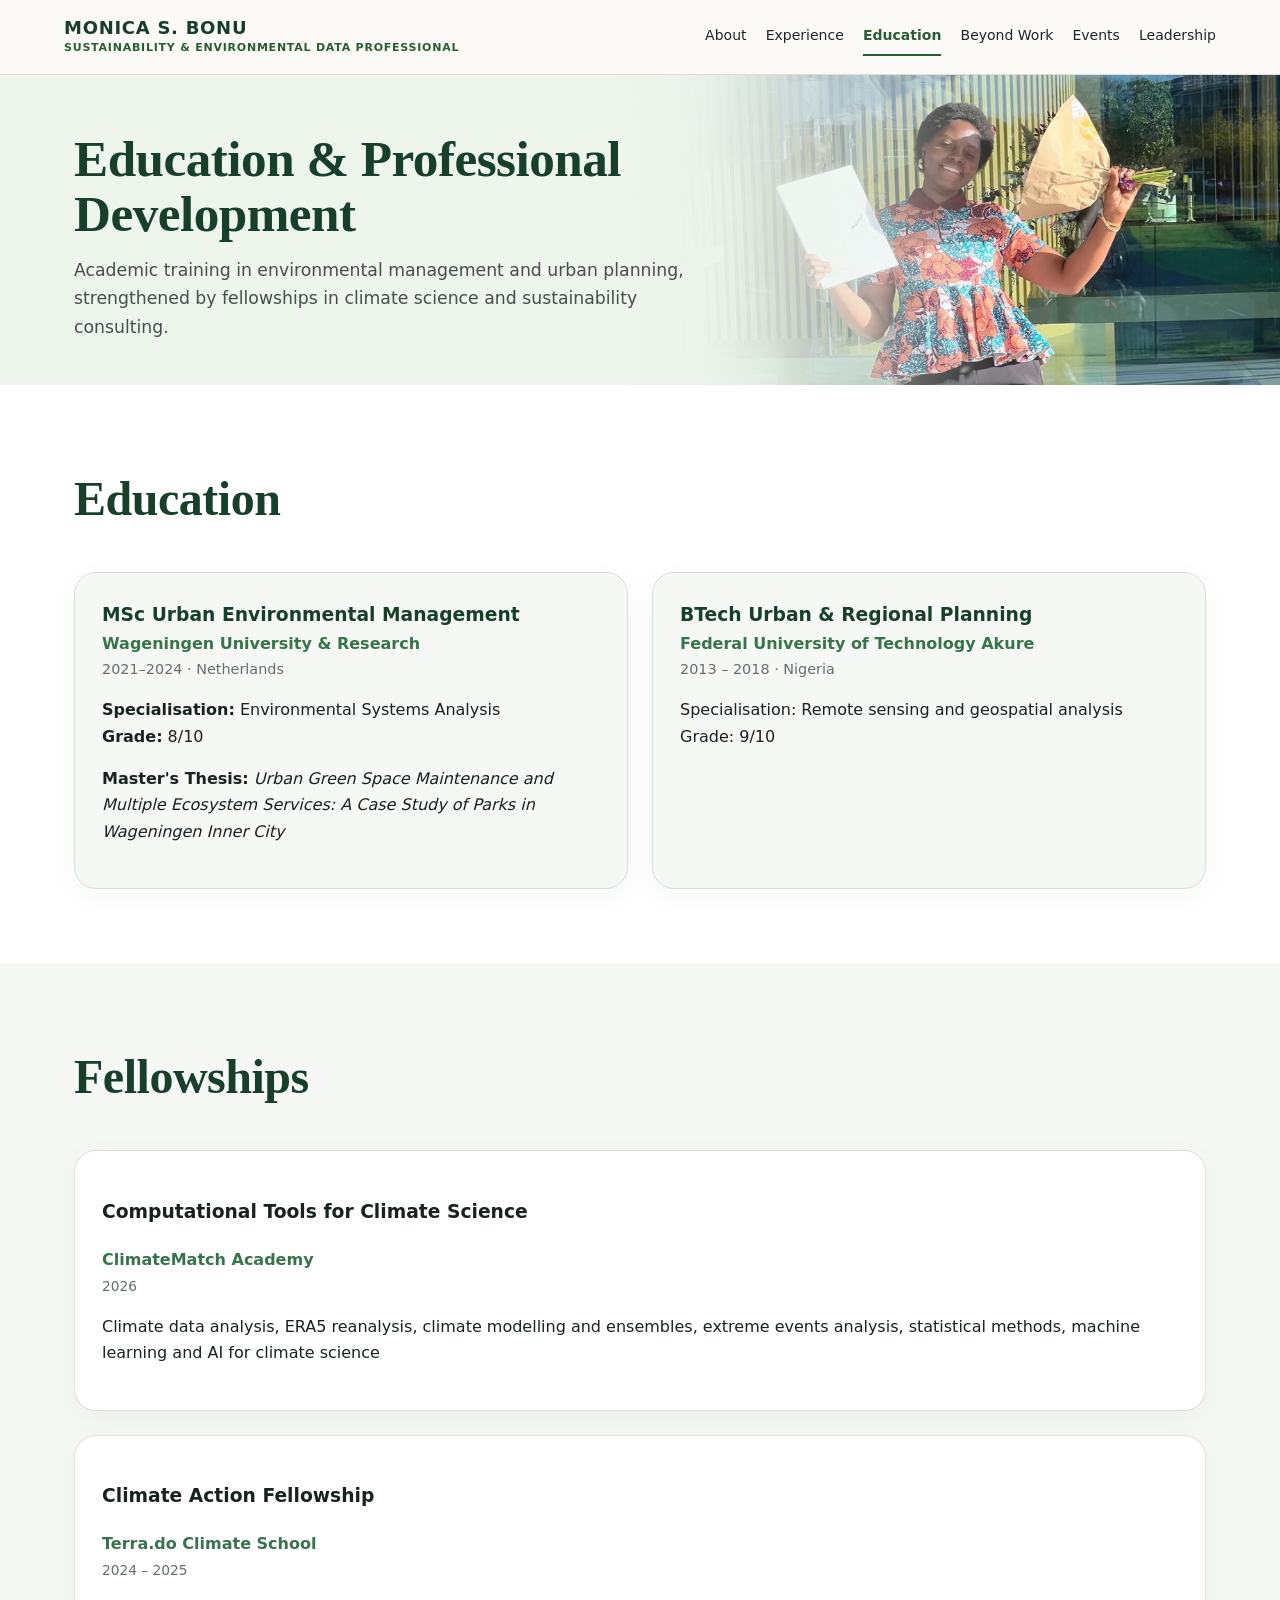
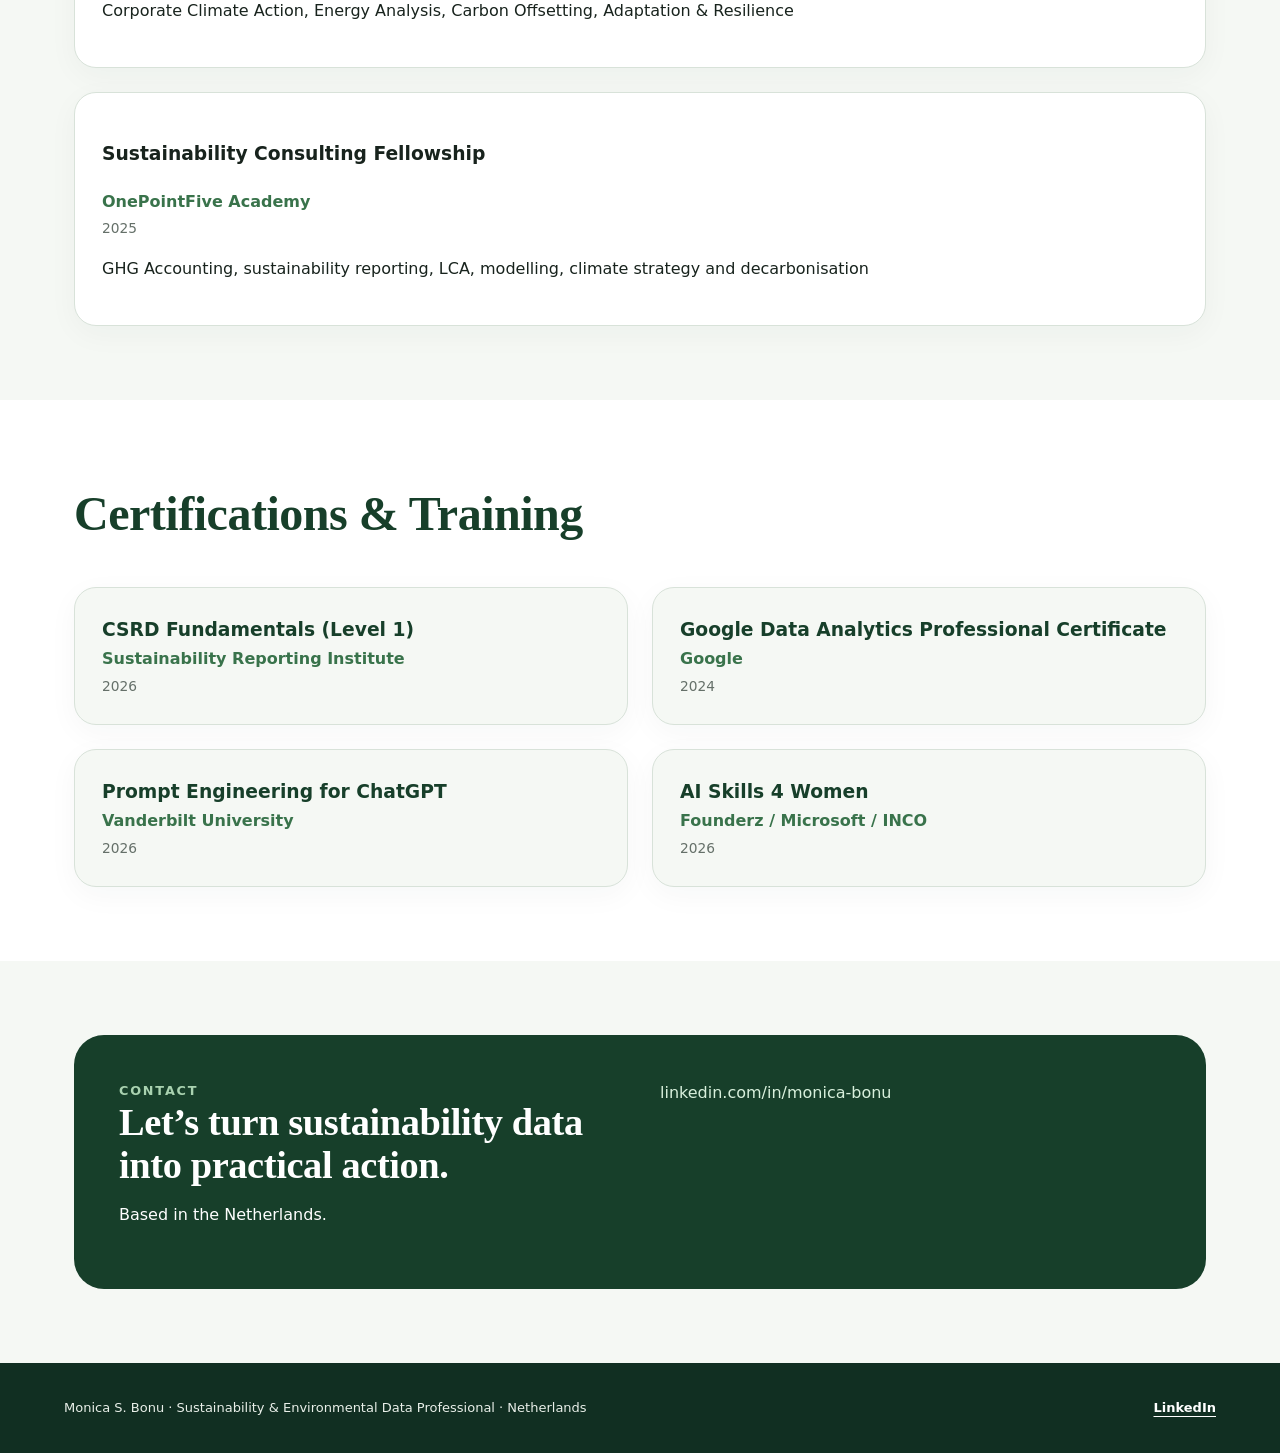
<file: education.html>
<!DOCTYPE html>

<html lang="en"><head><meta charset="utf-8"/><meta content="width=device-width,initial-scale=1" name="viewport"/><title>Education &amp; Professional Development | Monica S. Bonu</title><link rel="icon" href="assets/favicon.svg" type="image/svg+xml"/><link rel="icon" href="assets/favicon-32.png" sizes="32x32" type="image/png"/><link rel="apple-touch-icon" href="assets/apple-touch-icon.png"/><meta name="description" content="MSc Urban Environmental Management from Wageningen University &amp; Research, plus fellowships and certifications in climate science, GHG accounting and data analytics."/><link rel="canonical" href="https://monica-bonu.github.io/education.html"/><meta property="og:type" content="website"/><meta property="og:site_name" content="Monica S. Bonu"/><meta property="og:title" content="Education &amp; Professional Development | Monica S. Bonu"/><meta property="og:description" content="MSc Urban Environmental Management from Wageningen University &amp; Research, plus fellowships and certifications in climate science, GHG accounting and data analytics."/><meta property="og:url" content="https://monica-bonu.github.io/education.html"/><meta property="og:image" content="https://monica-bonu.github.io/assets/og-image.jpg"/><meta property="og:image:width" content="1200"/><meta property="og:image:height" content="630"/><meta property="og:image:alt" content="Monica S. Bonu, Sustainability and Environmental Data Professional"/><meta name="twitter:card" content="summary_large_image"/><style>
:root{--forest:#173f2a;--leaf:#39734b;--sage:#dfeadf;--mist:#f5f8f4;--ink:#18231d;--muted:#657069;--line:#d8e2d9;--white:#fff;--shadow:0 18px 50px rgba(19,55,35,.10)}
*{box-sizing:border-box}html{scroll-behavior:smooth}body{margin:0;font-family:Inter,ui-sans-serif,system-ui,-apple-system,BlinkMacSystemFont,"Segoe UI",sans-serif;color:var(--ink);background:var(--mist);line-height:1.65}a{color:var(--leaf);text-decoration:none}a:hover{text-decoration:underline}.shell{max-width:1180px;margin:auto;padding:0 24px}.topbar{position:sticky;top:0;z-index:20;background:rgba(245,248,244,.92);backdrop-filter:blur(14px);border-bottom:1px solid rgba(216,226,217,.8)}nav{height:68px;display:flex;align-items:center;justify-content:space-between}.brand{font-weight:800;letter-spacing:.04em;color:var(--forest)}.links{display:flex;gap:22px;font-size:.92rem}.hero{padding:86px 0 64px;background:radial-gradient(circle at 80% 10%,#d3e5d4 0,transparent 34%),linear-gradient(135deg,#f8faf7,#edf5ed)}.hero-grid{display:grid;grid-template-columns:1.4fr .6fr;gap:60px;align-items:center}.eyebrow{color:var(--leaf);font-weight:800;text-transform:uppercase;letter-spacing:.14em;font-size:.8rem}.hero h1{font-size:clamp(3rem,7vw,5.8rem);line-height:.96;margin:14px 0 22px;letter-spacing:-.055em;color:var(--forest)}.hero h2{font-size:clamp(1.1rem,2vw,1.45rem);font-weight:600;margin:0 0 24px;color:var(--leaf)}.hero p{max-width:750px;font-size:1.08rem;color:#435048}.portrait-wrap{position:relative}.portrait{width:min(330px,100%);aspect-ratio:1;border-radius:50%;object-fit:cover;display:block;margin:auto;border:10px solid var(--white);box-shadow:var(--shadow)}.portrait-wrap:after{content:"";position:absolute;inset:8% -3% -5% 20%;border:2px solid #87aa8d;border-radius:50%;z-index:-1}.actions{display:flex;flex-wrap:wrap;gap:12px;margin-top:30px}.btn{display:inline-flex;align-items:center;padding:11px 17px;border-radius:100px;font-weight:700;font-size:.92rem;border:1px solid var(--forest)}.btn.primary{background:var(--forest);color:white}.btn.secondary{color:var(--forest);background:white}.section{padding:74px 0}.section:nth-of-type(even){background:#fff}.section-title{display:flex;align-items:end;justify-content:space-between;gap:20px;margin-bottom:34px}.section-title h2{font-size:clamp(2rem,4vw,3rem);letter-spacing:-.04em;margin:0;color:var(--forest)}.section-title p{color:var(--muted);max-width:480px;margin:0}.grid{display:grid;grid-template-columns:repeat(12,1fr);gap:24px}.card{background:white;border:1px solid var(--line);border-radius:22px;padding:27px;box-shadow:0 8px 30px rgba(23,63,42,.04)}.section:nth-of-type(even) .card{background:var(--mist)}.experience{grid-column:span 12}.role-head{display:flex;justify-content:space-between;gap:30px;align-items:start}.role h3,.project h3{margin:0;font-size:1.28rem;color:var(--forest)}.org{font-weight:750;color:var(--leaf)}.meta{color:var(--muted);font-size:.9rem;white-space:nowrap}.role ul,.project ul{margin:18px 0 0;padding-left:20px}.role li,.project li{margin:8px 0}.project{grid-column:span 6}.edu{grid-column:span 6}.edu h3{margin:0;color:var(--forest)}.skill-card{grid-column:span 3;min-width:0;padding:22px}.skill-card h3{font-size:1.03rem;margin-top:0}.skill-card .chips{gap:7px}.skill-card .chip{padding:6px 9px;font-size:.78rem}.chips{display:flex;flex-wrap:wrap;gap:9px}.chip{background:var(--sage);color:var(--forest);padding:7px 11px;border-radius:999px;font-size:.86rem;font-weight:650}.contact{background:var(--forest);color:white;border-radius:30px;padding:45px;display:grid;grid-template-columns:1fr 1fr;gap:40px}.contact h2{font-size:2.4rem;line-height:1.1;margin:0 0 15px}.contact a{color:#d8f0dc}.contact-list{display:grid;gap:9px}.small{font-size:.9rem;color:var(--muted)}footer{padding:32px 0;color:var(--muted);font-size:.86rem;text-align:center}
@media(max-width:800px){.links{display:none}.hero{padding-top:54px}.hero-grid{grid-template-columns:1fr}.portrait-wrap{order:-1}.portrait{width:210px}.section{padding:54px 0}.project,.edu,.skill-card{grid-column:span 12}.role-head{display:block}.meta{white-space:normal;margin-top:5px}.contact{grid-template-columns:1fr;padding:30px}.section-title{display:block}.section-title p{margin-top:8px}}
@media print{.topbar,.actions{display:none}.hero,.section{padding:30px 0}.card{break-inside:avoid;box-shadow:none}.portrait{width:180px}body{background:white}}
img{-webkit-user-drag:none;-webkit-touch-callout:none;user-select:none}
.education-hero{padding:40px 0}.education-banner{display:grid;grid-template-columns:minmax(0,1fr) 300px;gap:60px;align-items:center}.graduation-photo{display:block;width:100%;height:auto;border-radius:20px;box-shadow:var(--shadow)}@media(max-width:700px){.education-banner{grid-template-columns:1fr;gap:24px}.graduation-photo{max-width:300px;justify-self:center}}
.education-hero{position:relative;isolation:isolate;overflow:hidden;min-height:460px;display:flex;align-items:center;padding:64px 0;background:#edf5ed}.education-hero:before{content:"";position:absolute;inset:0;z-index:-2;background-image:url('assets/photos/education/graduation-960.webp');background-repeat:no-repeat;background-size:auto 145%;background-position:right 36%}.education-hero:after{content:"";position:absolute;inset:0;z-index:-1;background:linear-gradient(90deg,#edf5ed 0%,#edf5ed 35%,rgba(237,245,237,.96) 47%,rgba(237,245,237,.62) 58%,rgba(237,245,237,.08) 73%,transparent 100%)}.education-banner{display:block;width:100%}.education-banner-copy{max-width:54%}.education-banner-copy p{font-size:1.15rem;line-height:1.8}@media(max-width:700px){.education-hero{min-height:560px;align-items:flex-end;padding:32px 0}.education-hero:before{background-size:auto 125%;background-position:center 30%}.education-hero:after{background:linear-gradient(0deg,#edf5ed 0%,rgba(237,245,237,.96) 25%,rgba(237,245,237,.72) 40%,rgba(237,245,237,.06) 62%,transparent 100%)}.education-banner-copy{max-width:100%}.education-banner-copy p{font-size:1rem;line-height:1.65}}
.education-hero{min-height:310px;padding:32px 0}.education-hero:before{background-size:auto 165%;background-position:right 34%}.education-hero:after{background:linear-gradient(90deg,#edf5ed 0%,#edf5ed 36%,rgba(237,245,237,.98) 46%,rgba(237,245,237,.82) 55%,rgba(237,245,237,.4) 65%,rgba(237,245,237,.08) 78%,rgba(237,245,237,.06) 100%)}.education-banner-copy{max-width:56%}.education-banner-copy p{margin:12px 0 0;font-size:1.08rem;line-height:1.65}@media(max-width:700px){.education-hero{min-height:390px;padding:24px 0;align-items:flex-end}.education-hero:before{background-size:auto 140%;background-position:center 30%}.education-hero:after{background:linear-gradient(0deg,#edf5ed 0%,rgba(237,245,237,.97) 27%,rgba(237,245,237,.78) 43%,rgba(237,245,237,.3) 60%,rgba(237,245,237,.04) 80%)}.education-banner-copy{max-width:100%}.education-banner-copy p{font-size:1rem}}
.education-hero:before{left:auto;width:52%;background-size:cover;background-position:center 34%;-webkit-mask-image:linear-gradient(to right,transparent 0%,rgba(0,0,0,.08) 10%,rgba(0,0,0,.35) 25%,rgba(0,0,0,.75) 43%,#000 65%);mask-image:linear-gradient(to right,transparent 0%,rgba(0,0,0,.08) 10%,rgba(0,0,0,.35) 25%,rgba(0,0,0,.75) 43%,#000 65%)}@media(max-width:700px){.education-hero:before{width:100%;background-size:auto 140%;background-position:center 30%;-webkit-mask-image:linear-gradient(to bottom,#000 0%,#000 30%,rgba(0,0,0,.75) 48%,rgba(0,0,0,.3) 70%,transparent 95%);mask-image:linear-gradient(to bottom,#000 0%,#000 30%,rgba(0,0,0,.75) 48%,rgba(0,0,0,.3) 70%,transparent 95%)}}
</style><style>nav .links a.active{color:var(--forest,#173d2b);font-weight:700;text-decoration:underline;text-underline-offset:6px}img{-webkit-user-drag:none;-webkit-touch-callout:none;user-select:none}
</style><link rel="stylesheet" href="assets/site.css"/><script src="assets/site.js" defer></script></head><body>
<header class="site-header"><div class="site-header-inner"><a class="site-brand" href="index.html"><span class="site-name">Monica S. Bonu</span><span class="site-role">Sustainability &amp; Environmental Data Professional</span></a><nav class="site-nav" id="site-menu" aria-label="Main"><a href="index.html">About</a><a href="experience.html">Experience</a><a href="education.html" class="active" aria-current="page">Education</a><a href="beyond-work.html">Beyond Work</a><a href="events.html">Events</a><a href="leadership.html">Leadership</a></nav></div></header>
<main>
<section class="hero education-hero"><div class="shell education-banner"><div class="education-banner-copy"><h1 class="edu-title">Education &amp; Professional Development</h1><p>Academic training in environmental management and urban planning, strengthened by fellowships in climate science and sustainability consulting.</p></div></div></section>
<section class="section" id="education"><div class="shell"><div class="section-title"><h2>Education</h2></div><div class="grid"><article class="card edu"><h3>MSc Urban Environmental Management</h3><div class="org">Wageningen University &amp; Research</div><div class="meta">2021–2024 · Netherlands</div><p><strong>Specialisation:</strong> Environmental Systems Analysis<br/><strong>Grade:</strong> 8/10</p><p><strong>Master's Thesis:</strong> <em>Urban Green Space Maintenance and Multiple Ecosystem Services: A Case Study of Parks in Wageningen Inner City</em></p></article><article class="card edu"><h3>BTech Urban &amp; Regional Planning</h3><div class="org">Federal University of Technology Akure</div><div class="meta">2013 – 2018 · Nigeria</div><p>Specialisation: Remote sensing and geospatial analysis<br/>Grade: 9/10</p></article></div></div></section>
<section class="section" id="fellowship"><div class="shell"><div class="section-title"><h2>Fellowships</h2></div><div class="grid"><article class="card experience"><h3>Computational Tools for Climate Science</h3><div class="org">ClimateMatch Academy</div><div class="edu-year">2026</div><p>Climate data analysis, ERA5 reanalysis, climate modelling and ensembles, extreme events analysis, statistical methods, machine learning and AI for climate science</p></article><article class="card experience"><h3>Climate Action Fellowship</h3><div class="org">Terra.do Climate School</div><div class="edu-year">2024 – 2025</div><p>Corporate Climate Action, Energy Analysis, Carbon Offsetting, Adaptation &amp; Resilience</p></article><article class="card experience"><h3>Sustainability Consulting Fellowship</h3><div class="org">OnePointFive Academy</div><div class="edu-year">2025</div><p>GHG Accounting, sustainability reporting, LCA, modelling, climate strategy and decarbonisation</p></article></div></div></section>
<section class="section" id="certifications"><div class="shell"><div class="section-title"><h2>Certifications &amp; Training</h2></div><div class="grid">
<article class="card edu"><h3>CSRD Fundamentals (Level 1)</h3><div class="org">Sustainability Reporting Institute</div><div class="edu-year">2026</div></article>
<article class="card edu"><h3>Google Data Analytics Professional Certificate</h3><div class="org">Google</div><div class="edu-year">2024</div></article>
<article class="card edu"><h3>Prompt Engineering for ChatGPT</h3><div class="org">Vanderbilt University</div><div class="edu-year">2026</div></article>
<article class="card edu"><h3>AI Skills 4 Women</h3><div class="org">Founderz / Microsoft / INCO</div><div class="edu-year">2026</div></article>
</div></div></section>
<section class="section" id="contact"><div class="shell"><div class="contact"><div><div class="eyebrow" style="color:#a9d2b0">Contact</div><h2>Let’s turn sustainability data into practical action.</h2><p>Based in the Netherlands.</p></div><div class="contact-list"><a href="https://www.linkedin.com/in/monica-bonu" rel="noopener" target="_blank">linkedin.com/in/monica-bonu</a></div></div></div></section>
</main><footer class="site-footer"><div class="site-footer-inner"><div class="site-footer-name">Monica S. Bonu · Sustainability &amp; Environmental Data Professional · Netherlands</div><div class="site-footer-links"><a href="https://www.linkedin.com/in/monica-bonu" target="_blank" rel="noopener noreferrer">LinkedIn</a></div></div></footer><script src="assets/image-protection.js" defer></script></body></html>
</file>
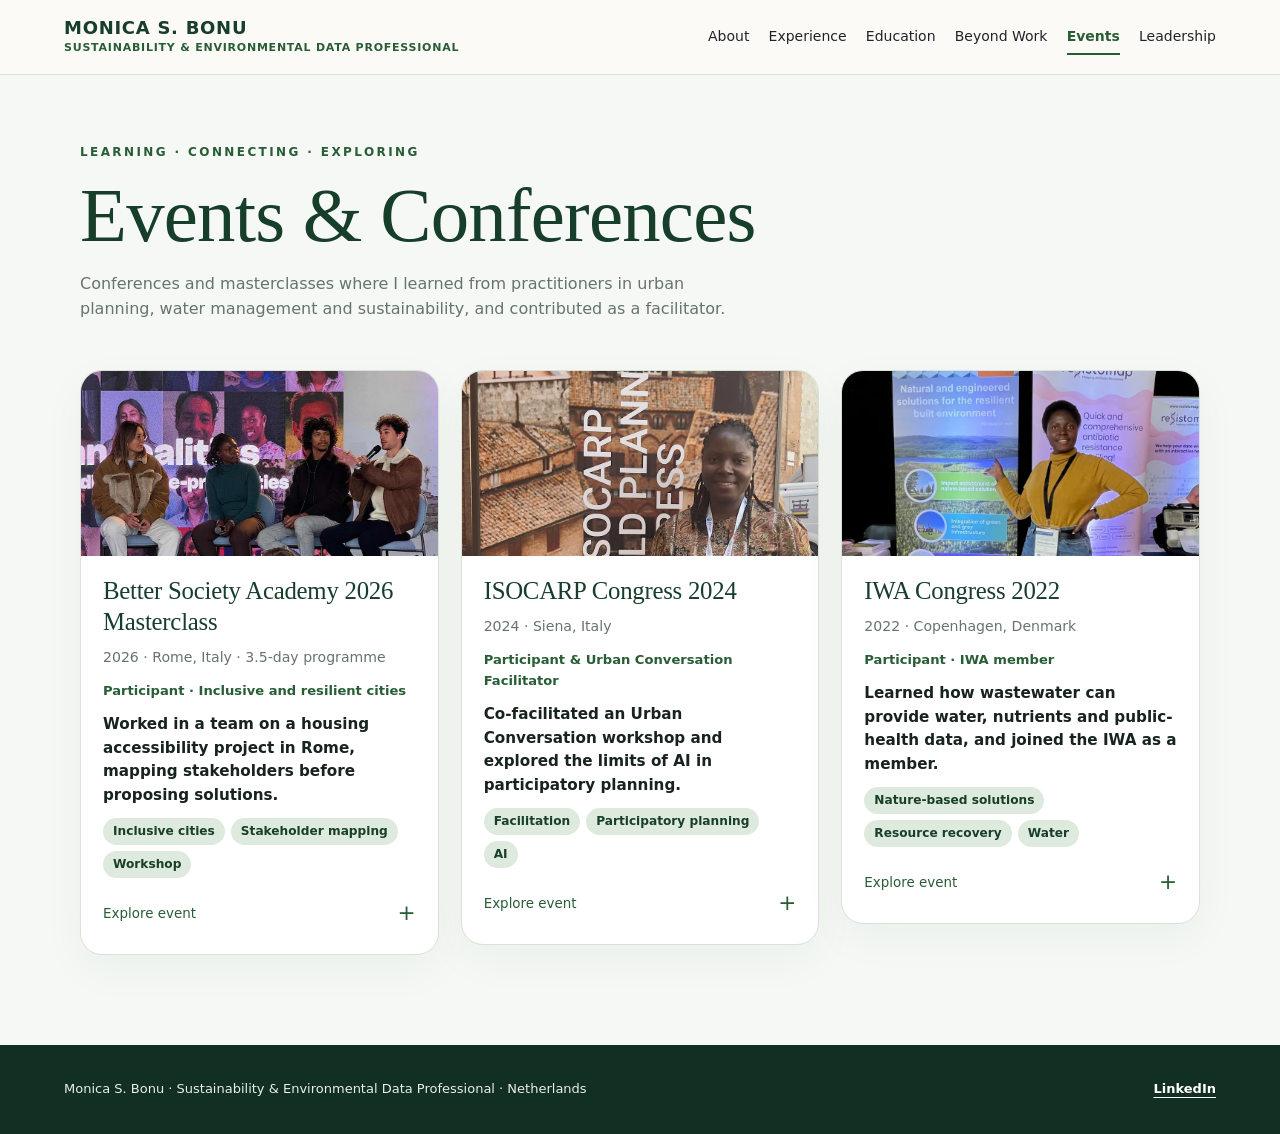
<file: events.html>
<!doctype html><html lang="en"><head><meta charset="utf-8"><meta name="viewport" content="width=device-width, initial-scale=1"><title>Events & Conferences | Monica S. Bonu</title><link rel="icon" href="assets/favicon.svg" type="image/svg+xml"/><link rel="icon" href="assets/favicon-32.png" sizes="32x32" type="image/png"/><link rel="apple-touch-icon" href="assets/apple-touch-icon.png"/><meta name="description" content="Conferences and events attended by Monica S. Bonu, including Better Society Academy 2026, ISOCARP Congress 2024 and IWA Congress 2022."/><link rel="canonical" href="https://monica-bonu.github.io/events.html"/><meta property="og:type" content="website"/><meta property="og:site_name" content="Monica S. Bonu"/><meta property="og:title" content="Events & Conferences | Monica S. Bonu"/><meta property="og:description" content="Conferences and events attended by Monica S. Bonu, including Better Society Academy 2026, ISOCARP Congress 2024 and IWA Congress 2022."/><meta property="og:url" content="https://monica-bonu.github.io/events.html"/><meta property="og:image" content="https://monica-bonu.github.io/assets/og-image.jpg"/><meta property="og:image:width" content="1200"/><meta property="og:image:height" content="630"/><meta property="og:image:alt" content="Monica S. Bonu, Sustainability and Environmental Data Professional"/><meta name="twitter:card" content="summary_large_image"/><style>
:root{--forest:#173d2b;--leaf:#285d35;--mist:#f5f8f4;--ink:#202c25;--muted:#66746b;--line:#d8e2d9}*{box-sizing:border-box}body{margin:0;background:var(--mist);color:var(--ink);font:16px/1.6 Inter,Arial,sans-serif}a{color:inherit;text-decoration:none}.shell{width:min(1120px,90%);margin:auto}header{background:#fff;border-bottom:1px solid var(--line);position:sticky;top:0;z-index:5}nav{display:flex;align-items:center;justify-content:space-between;min-height:76px;gap:20px}.brand{font-weight:800;letter-spacing:.06em;color:var(--forest)}.links{display:flex;gap:22px;flex-wrap:wrap}.links a{font-size:.9rem}.links .active{color:var(--leaf);font-weight:800}.intro{padding:68px 0 30px}.eyebrow{font-size:.75rem;text-transform:uppercase;letter-spacing:.2em;color:var(--leaf);font-weight:800}h1{font:normal clamp(2.6rem,6vw,4.8rem)/1.1 Georgia,serif;color:var(--forest);margin:12px 0}.intro p{color:var(--muted);max-width:680px;margin:0}.events{display:grid;grid-template-columns:repeat(2,minmax(0,1fr));gap:22px;padding:18px 0 90px}.event{background:#fff;border:1px solid var(--line);border-radius:22px;overflow:hidden;box-shadow:0 14px 45px #173d2b0b;align-self:start}.event summary{list-style:none;cursor:pointer}.event summary::-webkit-details-marker{display:none}.event summary:focus-visible{outline:3px solid #88a892;outline-offset:-3px}.cover{height:185px;background:linear-gradient(135deg,#b8c9b7,#e7eee5);display:flex;align-items:center;justify-content:center;color:#52705a;font-size:.76rem;text-transform:uppercase;letter-spacing:.13em;border-bottom:1px dashed #a2b8a3}.event:nth-child(2n) .cover{background:linear-gradient(135deg,#d3ded1,#f1f2e9)}.event:nth-child(3n) .cover{background:linear-gradient(135deg,#b9d2ce,#e8f0eb)}.summary-body{padding:20px 22px 23px}.summary-body h2{font:normal 1.55rem/1.25 Georgia,serif;color:var(--forest);margin:0 0 8px}.meta{font-size:.88rem;color:var(--muted);margin:0 0 12px}.role{font-size:.82rem;color:var(--leaf);font-weight:700}.open-hint{display:flex;justify-content:space-between;align-items:center;margin-top:18px;font-size:.84rem;color:var(--leaf)}.open-hint b{font-size:1.35rem;font-weight:400}.event[open] .open-hint b{transform:rotate(45deg)}.detail{padding:0 22px 24px}.detail hr{border:0;border-top:1px solid var(--line);margin:0 0 20px}.detail p{margin:0 0 13px;font-size:.92rem}.detail strong{color:var(--forest)}.detail .muted{color:var(--muted)}.detail h3{font-size:.8rem;text-transform:uppercase;letter-spacing:.12em;color:var(--leaf);margin:22px 0 12px}.carousel{display:flex;align-items:center;gap:8px}.track{display:flex;gap:10px;overflow-x:auto;scroll-snap-type:x mandatory;scroll-behavior:smooth;flex:1;min-width:0;padding:4px 0 10px;scrollbar-width:thin}.photo{flex:0 0 66%;aspect-ratio:5/4;background:#e6eee5;border:1px dashed #a3b8a5;border-radius:12px;display:flex;align-items:center;justify-content:center;text-align:center;padding:14px;font-size:.76rem;color:#5c7561;scroll-snap-align:start}.arrow{flex:0 0 32px;width:32px;height:32px;border:1px solid var(--line);border-radius:50%;background:#fff;color:var(--forest);font-size:23px;cursor:pointer}.arrow:disabled{opacity:.35;cursor:default}.event-link{display:inline-block;margin-top:16px;font-size:.88rem;color:var(--leaf);text-decoration:underline;text-underline-offset:3px}.placeholder-note{color:var(--muted);font-size:.85rem;padding-bottom:20px}footer{border-top:1px solid var(--line);padding:30px 0;color:var(--muted);font-size:.82rem}@media(max-width:720px){nav{padding:15px 0;align-items:start;flex-direction:column}.links{gap:13px}.events{grid-template-columns:1fr}.intro{padding-top:46px}.cover{height:165px}}
img{-webkit-user-drag:none;-webkit-touch-callout:none;user-select:none}
.bsa-cover{overflow:hidden;border-bottom:0}.bsa-cover img{display:block;width:100%;height:100%;object-fit:cover;object-position:center 60%}
.isocarp-cover{overflow:hidden;border-bottom:0}.isocarp-cover img{display:block;width:100%;height:100%;object-fit:cover;object-position:center 49%}
.iwa-cover{overflow:hidden;border-bottom:0}.iwa-cover img{display:block;width:100%;height:100%;object-fit:cover;object-position:center 32%}
</style><link rel="stylesheet" href="assets/site.css"/><script src="assets/site.js" defer></script></head><body><header class="site-header"><div class="site-header-inner"><a class="site-brand" href="index.html"><span class="site-name">Monica S. Bonu</span><span class="site-role">Sustainability &amp; Environmental Data Professional</span></a><nav class="site-nav" id="site-menu" aria-label="Main"><a href="index.html">About</a><a href="experience.html">Experience</a><a href="education.html">Education</a><a href="beyond-work.html">Beyond Work</a><a href="events.html" class="active" aria-current="page">Events</a><a href="leadership.html">Leadership</a></nav></div></header><main><section class="intro shell"><div class="eyebrow">Learning · Connecting · Exploring</div><h1>Events &amp; Conferences</h1><p>Conferences and masterclasses where I learned from practitioners in urban planning, water management and sustainability, and contributed as a facilitator.</p></section><section class="events shell" aria-label="Events and conferences"><details class="event"><summary aria-label="Explore Better Society Academy 2026 Masterclass"><div class="cover bsa-cover"><img src="assets/photos/events/bsa-2026-480.webp" srcset="assets/photos/events/bsa-2026-480.webp 480w, assets/photos/events/bsa-2026-960.webp 960w" sizes="(max-width:720px) 90vw, 550px" width="2480" height="3304" alt="Panel discussion at the Better Society Academy 2026 in Rome" decoding="async"/></div><div class="summary-body"><h2>Better Society Academy 2026 Masterclass</h2><p class="meta">2026 · Rome, Italy · 3.5-day programme</p><div class="role">Participant · Inclusive and resilient cities</div><p class="event-takeaway">Worked in a team on a housing accessibility project in Rome, mapping stakeholders before proposing solutions.</p><div class="event-tags"><span>Inclusive cities</span><span>Stakeholder mapping</span><span>Workshop</span></div><div class="open-hint"><span>Explore event</span><b aria-hidden="true">+</b></div></div></summary><div class="detail"><hr><p><strong>Organiser:</strong> TSH Talent Foundation</p><p>I joined a community of urban changemakers in Rome to explore how cities can become more inclusive, resilient and ready for the future. The programme combined thought-provoking discussions with practical workshops that challenged me to look beyond good intentions and focus on lasting impact.</p><h3>What I took away</h3><p>Meaningful change takes advocacy, persistence and a willingness to challenge familiar ways of working. Strong ideas grow through listening, collaboration and trusted relationships. For me, a lasting measure of impact is whether an idea continues to make a difference beyond the person who started it.</p><h3>Putting ideas into practice</h3><p>In workshops facilitated by Muskan Jain and Marco van Hout, I worked with a small team on a housing accessibility project in Rome. We mapped stakeholders, had conversations and stayed focused on understanding the problem before proposing solutions. The experience reinforced the value of practical networks that turn shared ideas into tangible action.</p><p class="muted">I left with fresh perspectives on urban inclusion, meaningful connections and a stronger appreciation for the relationships that help ideas take root.</p><a class="event-link" href="https://www.linkedin.com/company/tsh-talent-foundation/">TSH Talent Foundation</a></div></details><details class="event"><summary aria-label="Explore ISOCARP Congress 2024"><div class="cover isocarp-cover"><img src="assets/photos/events/isocarp-2024-480.webp" srcset="assets/photos/events/isocarp-2024-480.webp 480w, assets/photos/events/isocarp-2024-960.webp 960w" sizes="(max-width:720px) 90vw, 550px" width="1651" height="2962" alt="Monica at the ISOCARP World Planning Congress 2024" loading="lazy" decoding="async"/></div><div class="summary-body"><h2>ISOCARP Congress 2024</h2><p class="meta">2024 · Siena, Italy</p><div class="role">Participant &amp; Urban Conversation Facilitator</div><p class="event-takeaway">Co-facilitated an Urban Conversation workshop and explored the limits of AI in participatory planning.</p><div class="event-tags"><span>Facilitation</span><span>Participatory planning</span><span>AI</span></div><div class="open-hint"><span>Explore event</span><b aria-hidden="true">+</b></div></div></summary><div class="detail"><hr><p><strong>Organiser:</strong> International Society of City and Regional Planners (ISOCARP)</p><p>I attended the ISOCARP Congress in Italy, joining urban professionals to exchange ideas about the future of cities. Alongside attending sessions, I helped facilitate an Urban Conversation workshop with fellow congress team members, creating space for focused discussion and the exchange of perspectives.</p><h3>Exploring AI and urban storytelling</h3><p>A session on participatory planning explored how AI could translate people's visions for their cities into images and narratives. Watching participants experiment with the tool showed me its potential to make ideas more accessible, while also revealing how easily it could misinterpret them.</p><p>One participant described a tree bringing life to a community. The tool interpreted this as a tree glowing with stars and colourful lights. That gap between the intended meaning and the generated image highlighted the need to ground visual storytelling in context and lived experience.</p><h3>What I took away</h3><p>For me, AI can support imagination and dialogue, but it should complement real-world examples, rigorous analysis and professional judgement. In participatory planning, visuals need careful explanation so that they help stakeholders explore possibilities without creating false impressions or unrealistic expectations.</p><a class="event-link" href="https://www.linkedin.com/company/isocarp/">International Society of City and Regional Planners</a></div></details><details class="event"><summary aria-label="Explore IWA Congress 2022"><div class="cover iwa-cover"><img src="assets/photos/events/iwa-2022-480.webp" srcset="assets/photos/events/iwa-2022-480.webp 480w, assets/photos/events/iwa-2022-960.webp 960w" sizes="(max-width:720px) 90vw, 550px" width="1152" height="1536" alt="Monica at the IWA Congress 2022 exhibition" loading="lazy" decoding="async"/></div><div class="summary-body"><h2>IWA Congress 2022</h2><p class="meta">2022 · Copenhagen, Denmark</p><div class="role">Participant · IWA member</div><p class="event-takeaway">Learned how wastewater can provide water, nutrients and public-health data, and joined the IWA as a member.</p><div class="event-tags"><span>Nature-based solutions</span><span>Resource recovery</span><span>Water</span></div><div class="open-hint"><span>Explore event</span><b aria-hidden="true">+</b></div></div></summary><div class="detail"><hr><p><strong>Organiser:</strong> International Water Association (IWA)</p><p>Attending the IWA Congress gave me the opportunity to learn from academics and practitioners about nature-based solutions, wastewater management, water-sensitive planning, and infrastructure planning and management. These discussions deepened my understanding of how water systems contribute to urban wellbeing in a changing climate.</p><h3>Learning through connection</h3><p>The presentations and conversations I took part in left a lasting impression. These exchanges were meaningful and strengthened my interest in managing the urban environment.</p><h3>Technical tour: seeing wastewater differently</h3><p>A technical tour organised by the Finnish Water Forum as part of the congress broadened my view of wastewater as a resource. Discussions explored its potential to provide recovered water, nutrients, fertilisers and soil conditioners, as well as data that can inform public health monitoring.</p><p>What stood out was the range of disciplines involved: data analysis, virology, biology, chemistry, infrastructure planning and environmental management. Hearing these perspectives together showed me how wastewater management can connect research and practice to address shared urban challenges.</p><h3>What I took away</h3><p>I left with a stronger appreciation of wastewater's potential to support sustainable cities through resource recovery and collaboration across disciplines. Alongside nature-based solutions, it offers opportunities to rethink how cities manage limited resources. I also became a member of the International Water Association, opening a new avenue for continued learning and professional connection.</p><a class="event-link" href="https://www.linkedin.com/company/international-water-association/">International Water Association</a></div></details></section></main><footer class="site-footer"><div class="site-footer-inner"><div class="site-footer-name">Monica S. Bonu · Sustainability &amp; Environmental Data Professional · Netherlands</div><div class="site-footer-links"><a href="https://www.linkedin.com/in/monica-bonu" target="_blank" rel="noopener noreferrer">LinkedIn</a></div></div></footer><script>document.querySelectorAll('.carousel').forEach(c=>{const track=c.querySelector('.track');const buttons=[...c.querySelectorAll('.arrow')];function update(){buttons[0].disabled=track.scrollLeft<=2;buttons[1].disabled=track.scrollLeft+track.clientWidth>=track.scrollWidth-2}buttons.forEach(b=>b.addEventListener('click',()=>{const item=track.querySelector('.photo');track.scrollBy({left:Number(b.dataset.dir)*(item.getBoundingClientRect().width+10),behavior:'smooth'})}));track.addEventListener('scroll',update,{passive:true});c.closest('details').addEventListener('toggle',()=>requestAnimationFrame(update));window.addEventListener('resize',update);update()});</script><script src="assets/image-protection.js" defer></script></body></html>
</file>
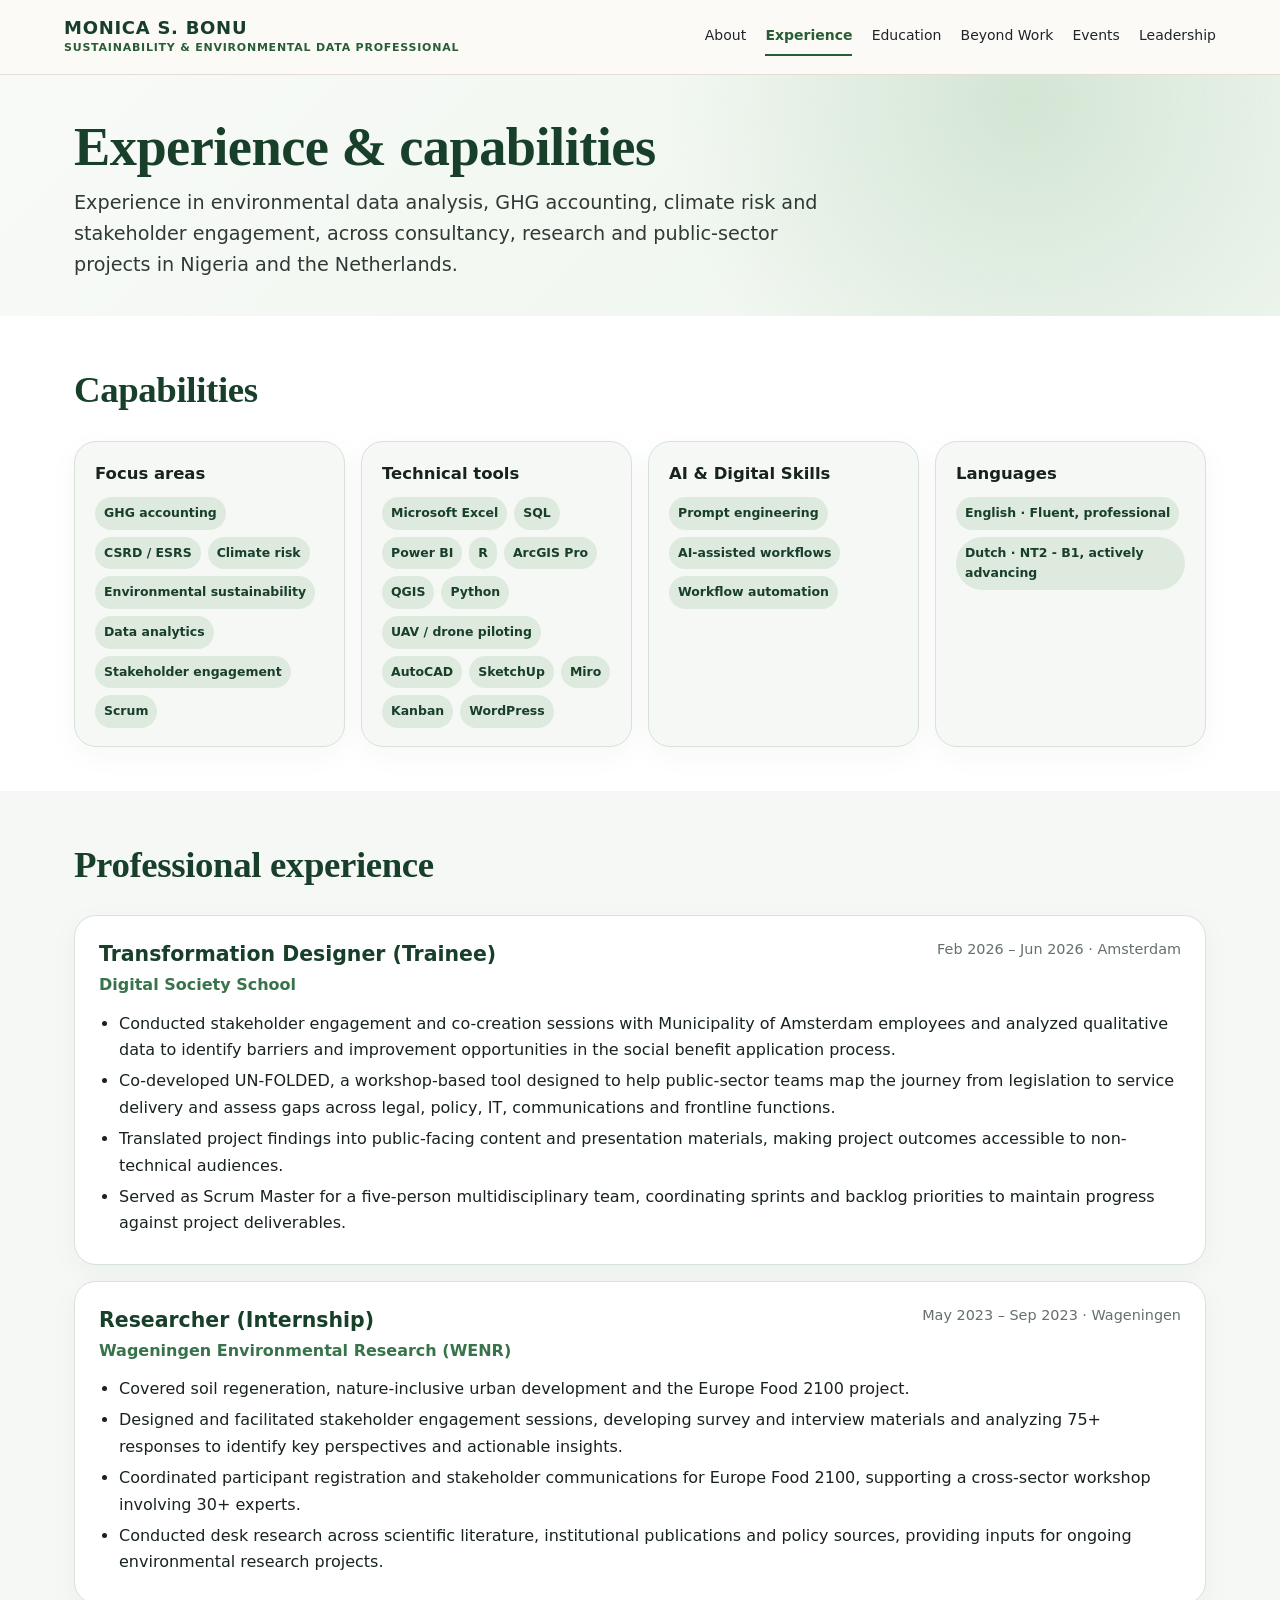
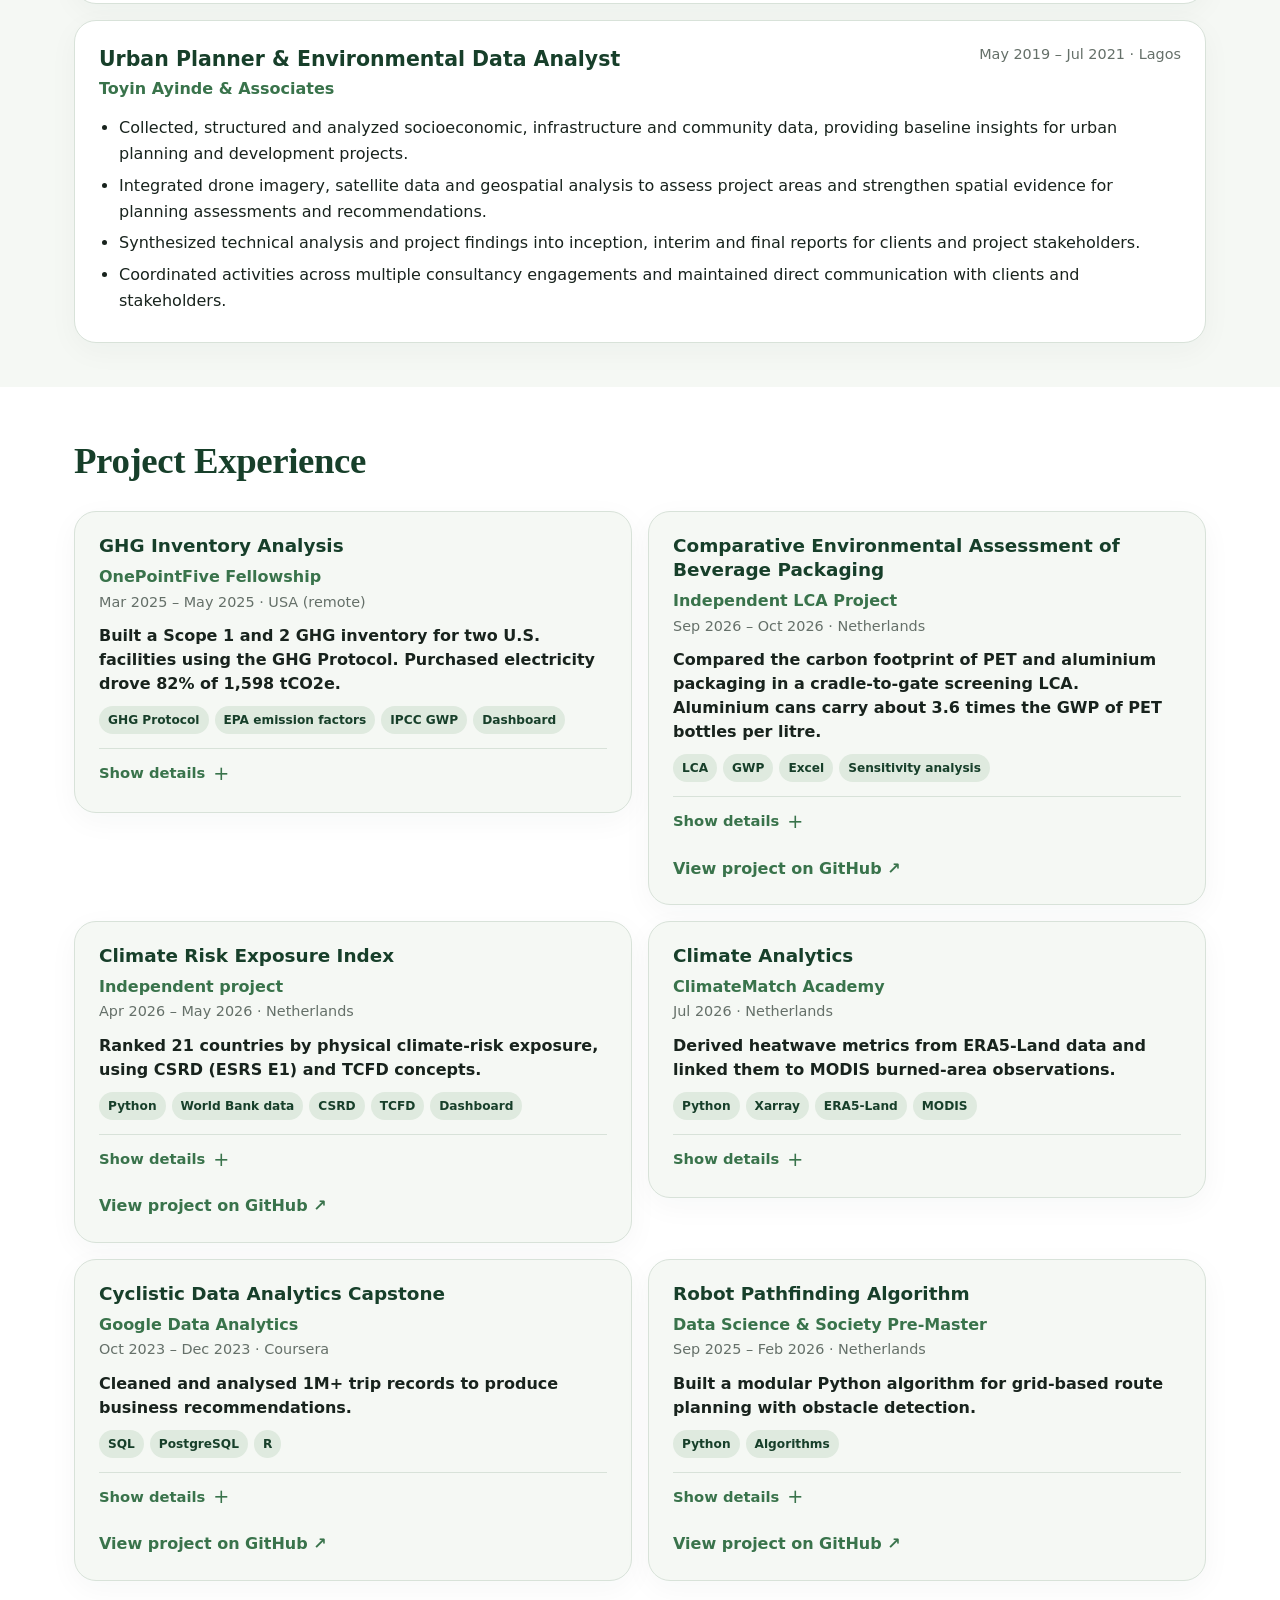
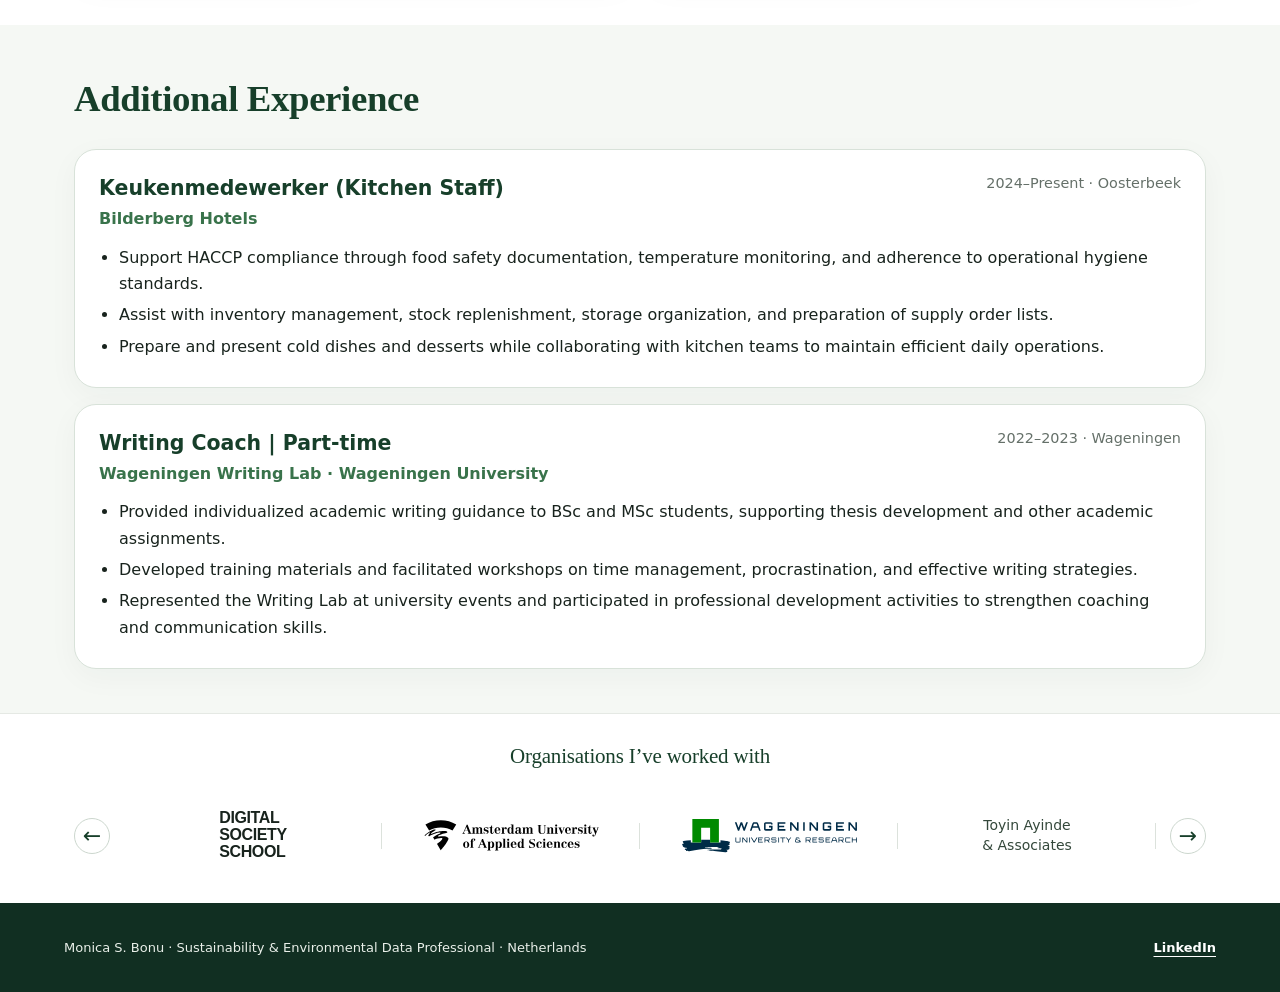
<file: experience.html>
<!DOCTYPE html>

<html lang="en"><head><meta charset="utf-8"/><meta content="width=device-width,initial-scale=1" name="viewport"/><title>Experience | Monica S. Bonu</title><link rel="icon" href="assets/favicon.svg" type="image/svg+xml"/><link rel="icon" href="assets/favicon-32.png" sizes="32x32" type="image/png"/><link rel="apple-touch-icon" href="assets/apple-touch-icon.png"/><meta name="description" content="Professional experience, capabilities and sustainability projects of Monica S. Bonu: GHG inventory, life cycle assessment, climate risk index and data analytics."/><link rel="canonical" href="https://monica-bonu.github.io/experience.html"/><meta property="og:type" content="website"/><meta property="og:site_name" content="Monica S. Bonu"/><meta property="og:title" content="Experience | Monica S. Bonu"/><meta property="og:description" content="Professional experience, capabilities and sustainability projects of Monica S. Bonu: GHG inventory, life cycle assessment, climate risk index and data analytics."/><meta property="og:url" content="https://monica-bonu.github.io/experience.html"/><meta property="og:image" content="https://monica-bonu.github.io/assets/og-image.jpg"/><meta property="og:image:width" content="1200"/><meta property="og:image:height" content="630"/><meta property="og:image:alt" content="Monica S. Bonu, Sustainability and Environmental Data Professional"/><meta name="twitter:card" content="summary_large_image"/><style>
:root{--forest:#173f2a;--leaf:#39734b;--sage:#dfeadf;--mist:#f5f8f4;--ink:#18231d;--muted:#657069;--line:#d8e2d9;--white:#fff;--shadow:0 18px 50px rgba(19,55,35,.10)}
*{box-sizing:border-box}html{scroll-behavior:smooth}body{margin:0;font-family:Inter,ui-sans-serif,system-ui,-apple-system,BlinkMacSystemFont,"Segoe UI",sans-serif;color:var(--ink);background:var(--mist);line-height:1.65}a{color:var(--leaf);text-decoration:none}a:hover{text-decoration:underline}.shell{max-width:1180px;margin:auto;padding:0 24px}.topbar{position:sticky;top:0;z-index:20;background:rgba(245,248,244,.92);backdrop-filter:blur(14px);border-bottom:1px solid rgba(216,226,217,.8)}nav{height:68px;display:flex;align-items:center;justify-content:space-between}.brand{font-weight:800;letter-spacing:.04em;color:var(--forest)}.links{display:flex;gap:22px;font-size:.92rem}.hero{padding:86px 0 64px;background:radial-gradient(circle at 80% 10%,#d3e5d4 0,transparent 34%),linear-gradient(135deg,#f8faf7,#edf5ed)}.hero-grid{display:grid;grid-template-columns:1.4fr .6fr;gap:60px;align-items:center}.eyebrow{color:var(--leaf);font-weight:800;text-transform:uppercase;letter-spacing:.14em;font-size:.8rem}.hero h1{font-size:clamp(3rem,7vw,5.8rem);line-height:.96;margin:14px 0 22px;letter-spacing:-.055em;color:var(--forest)}.hero h2{font-size:clamp(1.1rem,2vw,1.45rem);font-weight:600;margin:0 0 24px;color:var(--leaf)}.hero p{max-width:750px;font-size:1.08rem;color:#435048}.portrait-wrap{position:relative}.portrait{width:min(330px,100%);aspect-ratio:1;border-radius:50%;object-fit:cover;display:block;margin:auto;border:10px solid var(--white);box-shadow:var(--shadow)}.portrait-wrap:after{content:"";position:absolute;inset:8% -3% -5% 20%;border:2px solid #87aa8d;border-radius:50%;z-index:-1}.actions{display:flex;flex-wrap:wrap;gap:12px;margin-top:30px}.btn{display:inline-flex;align-items:center;padding:11px 17px;border-radius:100px;font-weight:700;font-size:.92rem;border:1px solid var(--forest)}.btn.primary{background:var(--forest);color:white}.btn.secondary{color:var(--forest);background:white}.section{padding:74px 0}.section:nth-of-type(even){background:#fff}.section-title{display:flex;align-items:end;justify-content:space-between;gap:20px;margin-bottom:34px}.section-title h2{font-size:clamp(2rem,4vw,3rem);letter-spacing:-.04em;margin:0;color:var(--forest)}.section-title p{color:var(--muted);max-width:480px;margin:0}.grid{display:grid;grid-template-columns:repeat(12,1fr);gap:24px}.card{background:white;border:1px solid var(--line);border-radius:22px;padding:27px;box-shadow:0 8px 30px rgba(23,63,42,.04)}.section:nth-of-type(even) .card{background:var(--mist)}.experience{grid-column:span 12}.role-head{display:flex;justify-content:space-between;gap:30px;align-items:start}.role h3,.project h3{margin:0;font-size:1.28rem;color:var(--forest)}.org{font-weight:750;color:var(--leaf)}.meta{color:var(--muted);font-size:.9rem;white-space:nowrap}.role ul,.project ul{margin:18px 0 0;padding-left:20px}.role li,.project li{margin:8px 0}.project{grid-column:span 6}.edu{grid-column:span 6}.edu h3{margin:0;color:var(--forest)}.skill-card{grid-column:span 3;min-width:0;padding:22px}.skill-card h3{font-size:1.03rem;margin-top:0}.skill-card .chips{gap:7px}.skill-card .chip{padding:6px 9px;font-size:.78rem}.chips{display:flex;flex-wrap:wrap;gap:9px}.chip{background:var(--sage);color:var(--forest);padding:7px 11px;border-radius:999px;font-size:.86rem;font-weight:650}.contact{background:var(--forest);color:white;border-radius:30px;padding:45px;display:grid;grid-template-columns:1fr 1fr;gap:40px}.contact h2{font-size:2.4rem;line-height:1.1;margin:0 0 15px}.contact a{color:#d8f0dc}.contact-list{display:grid;gap:9px}.small{font-size:.9rem;color:var(--muted)}footer{padding:32px 0;color:var(--muted);font-size:.86rem;text-align:center}
@media(max-width:800px){.links{display:none}.hero{padding-top:54px}.hero-grid{grid-template-columns:1fr}.portrait-wrap{order:-1}.portrait{width:210px}.section{padding:54px 0}.project,.edu,.skill-card{grid-column:span 12}.role-head{display:block}.meta{white-space:normal;margin-top:5px}.contact{grid-template-columns:1fr;padding:30px}.section-title{display:block}.section-title p{margin-top:8px}}
@media print{.topbar,.actions{display:none}.hero,.section{padding:30px 0}.card{break-inside:avoid;box-shadow:none}.portrait{width:180px}body{background:white}}
img{-webkit-user-drag:none;-webkit-touch-callout:none;user-select:none}
</style><style>
.project-disclosure summary{cursor:pointer;font-weight:700;font-size:1.12rem;color:var(--forest);list-style:none;display:flex;justify-content:space-between;align-items:center;gap:1rem}
.project-disclosure summary::-webkit-details-marker{display:none}
.project-disclosure summary::after{content:'+';font-size:1.5rem;font-weight:400;flex-shrink:0}
.project-disclosure[open] summary::after{content:'−'}
.project-disclosure[open] summary{margin-bottom:1rem}
.project-disclosure summary:focus-visible{outline:2px solid currentColor;outline-offset:5px;border-radius:4px}
img{-webkit-user-drag:none;-webkit-touch-callout:none;user-select:none}
</style><style>nav .links a.active{color:var(--forest,#173d2b);font-weight:700;text-decoration:underline;text-underline-offset:6px}img{-webkit-user-drag:none;-webkit-touch-callout:none;user-select:none}
</style><link rel="stylesheet" href="assets/company-logos.css"/>
<link rel="stylesheet" href="assets/site.css"/><script src="assets/site.js" defer></script></head><body class="page-experience">
<header class="site-header"><div class="site-header-inner"><a class="site-brand" href="index.html"><span class="site-name">Monica S. Bonu</span><span class="site-role">Sustainability &amp; Environmental Data Professional</span></a><nav class="site-nav" id="site-menu" aria-label="Main"><a href="index.html">About</a><a href="experience.html" class="active" aria-current="page">Experience</a><a href="education.html">Education</a><a href="beyond-work.html">Beyond Work</a><a href="events.html">Events</a><a href="leadership.html">Leadership</a></nav></div></header>
<main id="top">
<section class="hero"><div class="shell"><h1 class="exp-title">Experience &amp; capabilities</h1><p class="exp-lead">Experience in environmental data analysis, GHG accounting, climate risk and stakeholder engagement, across consultancy, research and public-sector projects in Nigeria and the Netherlands.</p></div></section>
<section class="section" id="skills"><div class="shell"><div class="section-title"><h2>Capabilities</h2><p></p></div><div class="grid"><article class="card skill-card"><h3>Focus areas</h3><div class="chips"><span class="chip">GHG accounting</span><span class="chip">CSRD / ESRS</span><span class="chip">Climate risk</span><span class="chip">Environmental sustainability</span><span class="chip">Data analytics</span><span class="chip">Stakeholder engagement</span><span class="chip">Scrum</span></div></article><article class="card skill-card"><h3>Technical tools</h3><div class="chips"><span class="chip">Microsoft Excel</span><span class="chip">SQL</span><span class="chip">Power BI</span><span class="chip">R</span><span class="chip">ArcGIS Pro</span><span class="chip">QGIS</span><span class="chip">Python</span><span class="chip">UAV / drone piloting</span><span class="chip">AutoCAD</span><span class="chip">SketchUp</span><span class="chip">Miro</span><span class="chip">Kanban</span><span class="chip">WordPress</span></div></article><article class="card skill-card"><h3>AI &amp; Digital Skills</h3><div class="chips"><span class="chip">Prompt engineering</span><span class="chip">AI-assisted workflows</span><span class="chip">Workflow automation</span></div></article><article class="card skill-card"><h3>Languages</h3><div class="chips"><span class="chip">English · Fluent, professional</span><span class="chip">Dutch · NT2 - B1, actively advancing</span></div></article></div></div></section>
<section class="section" id="experience"><div class="shell"><div class="section-title"><h2>Professional experience</h2></div><div class="grid">
<article class="card experience role"><div class="role-head"><div><h3>Transformation Designer (Trainee)</h3><div class="org">Digital Society School</div></div><div class="meta">Feb 2026 – Jun 2026 · Amsterdam</div></div><ul><li>Conducted stakeholder engagement and co-creation sessions with Municipality of Amsterdam employees and analyzed qualitative data to identify barriers and improvement opportunities in the social benefit application process.</li><li>Co-developed UN-FOLDED, a workshop-based tool designed to help public-sector teams map the journey from legislation to service delivery and assess gaps across legal, policy, IT, communications and frontline functions.</li><li>Translated project findings into public-facing content and presentation materials, making project outcomes accessible to non-technical audiences.</li><li>Served as Scrum Master for a five-person multidisciplinary team, coordinating sprints and backlog priorities to maintain progress against project deliverables.</li></ul></article>
<article class="card experience role"><div class="role-head"><div><h3>Researcher (Internship)</h3><div class="org">Wageningen Environmental Research (WENR)</div></div><div class="meta">May 2023 – Sep 2023 · Wageningen</div></div><ul><li>Covered soil regeneration, nature-inclusive urban development and the Europe Food 2100 project.</li><li>Designed and facilitated stakeholder engagement sessions, developing survey and interview materials and analyzing 75+ responses to identify key perspectives and actionable insights.</li><li>Coordinated participant registration and stakeholder communications for Europe Food 2100, supporting a cross-sector workshop involving 30+ experts.</li><li>Conducted desk research across scientific literature, institutional publications and policy sources, providing inputs for ongoing environmental research projects.</li></ul></article>
<article class="card experience role"><div class="role-head"><div><h3>Urban Planner &amp; Environmental Data Analyst</h3><div class="org">Toyin Ayinde &amp; Associates</div></div><div class="meta">May 2019 – Jul 2021 · Lagos</div></div><ul><li>Collected, structured and analyzed socioeconomic, infrastructure and community data, providing baseline insights for urban planning and development projects.</li><li>Integrated drone imagery, satellite data and geospatial analysis to assess project areas and strengthen spatial evidence for planning assessments and recommendations.</li><li>Synthesized technical analysis and project findings into inception, interim and final reports for clients and project stakeholders.</li><li>Coordinated activities across multiple consultancy engagements and maintained direct communication with clients and stakeholders.</li></ul></article>
</div></div></section>
<section class="section" id="projects"><div class="shell"><div class="section-title"><h2>Project Experience</h2><p></p></div><div class="grid">
<article class="card project" id="project-ghg"><h3>GHG Inventory Analysis</h3><div class="org">OnePointFive Fellowship</div><div class="meta">Mar 2025 – May 2025 · USA (remote)</div><p class="project-summary">Built a Scope 1 and 2 GHG inventory for two U.S. facilities using the GHG Protocol. Purchased electricity drove 82% of 1,598 tCO2e.</p><div class="chips project-tags" aria-label="Tools and methods"><span class="chip">GHG Protocol</span><span class="chip">EPA emission factors</span><span class="chip">IPCC GWP</span><span class="chip">Dashboard</span></div><details class="project-more"><summary><span class="pm-closed">Show details</span><span class="pm-open">Hide details</span></summary><ul><li>Developed the Scope 1 and 2 GHG inventory for two U.S. facilities based on the GHG Protocol accounting framework, including setting organisational boundaries and reporting approach.</li><li>Collected, validated and analysed operational data, applying EPA emission factors and IPCC GWP values to support GHG emissions calculations.</li><li>Analysed key emission sources and identified reduction opportunities to inform decarbonisation levers and target setting.</li><li>Developed an interactive dashboard to monitor key KPIs (emissions performance, main drivers and reduction opportunities) and communicate to non-technical stakeholders.</li></ul></details></article>
<article class="card project" id="project-lca"><h3>Comparative Environmental Assessment of Beverage Packaging</h3><div class="org">Independent LCA Project</div><div class="meta">Sep 2026 – Oct 2026 · Netherlands</div><p class="project-summary">Compared the carbon footprint of PET and aluminium packaging in a cradle-to-gate screening LCA. Aluminium cans carry about 3.6 times the GWP of PET bottles per litre.</p><div class="chips project-tags" aria-label="Tools and methods"><span class="chip">LCA</span><span class="chip">GWP</span><span class="chip">Excel</span><span class="chip">Sensitivity analysis</span></div><details class="project-more"><summary><span class="pm-closed">Show details</span><span class="pm-open">Hide details</span></summary><ul><li>Conducted a comparative cradle-to-gate screening LCA of PET and aluminium beverage packaging, defining functional units, reference flows and system boundaries.</li><li>Developed an Excel-based Life Cycle Inventory (LCI) and impact assessment model using secondary datasets and emission factors to quantify GWP in kg CO₂e per functional unit.</li><li>Performed contribution, hotspot and recycled-content sensitivity analyses, identifying material production as the dominant impact driver and evaluating the effects of recycled content on environmental performance.</li><li>Interpreted results, assessed methodological limitations and developed an interactive Excel dashboard to communicate environmental impacts and scenario comparisons.</li></ul></details><p><a href="https://github.com/Monica-Bonu/Life-Cycle-Assessment-of-Beverage-Packaging-" rel="noopener noreferrer" target="_blank">View project on GitHub ↗</a></p></article>
<article class="card project" id="project-climate-risk"><h3>Climate Risk Exposure Index</h3><div class="org">Independent project</div><div class="meta">Apr 2026 – May 2026 · Netherlands</div><p class="project-summary">Ranked 21 countries by physical climate-risk exposure, using CSRD (ESRS E1) and TCFD concepts.</p><div class="chips project-tags" aria-label="Tools and methods"><span class="chip">Python</span><span class="chip">World Bank data</span><span class="chip">CSRD</span><span class="chip">TCFD</span><span class="chip">Dashboard</span></div><details class="project-more"><summary><span class="pm-closed">Show details</span><span class="pm-open">Hide details</span></summary><ul><li>Developed a Python-based physical climate-risk exposure index covering 21 countries, integrating World Bank climate data on temperature extremes, extreme precipitation and drought to enable comparative climate-risk screening.</li><li>Translated complex climate datasets into ranked results, visualizations and an interactive dashboard, enabling clear identification and comparison of countries with higher physical climate-hazard exposure.</li><li>Applied CSRD (ESRS E1) and TCFD physical climate-risk concepts to the methodology, demonstrating a country-level screening approach for identifying higher-exposure geographies.</li></ul></details><p><a href="https://github.com/Monica-Bonu/Climate-Risk-Exposure-Index" rel="noopener" target="_blank">View project on GitHub ↗</a></p></article>
<article class="card project"><h3>Climate Analytics</h3><div class="org">ClimateMatch Academy</div><div class="meta">Jul 2026 · Netherlands</div><p class="project-summary">Derived heatwave metrics from ERA5-Land data and linked them to MODIS burned-area observations.</p><div class="chips project-tags" aria-label="Tools and methods"><span class="chip">Python</span><span class="chip">Xarray</span><span class="chip">ERA5-Land</span><span class="chip">MODIS</span></div><details class="project-more"><summary><span class="pm-closed">Show details</span><span class="pm-open">Hide details</span></summary><ul><li>Developed Python/Xarray workflows to process multi-source climate and satellite datasets, including ERA5-Land temperature and MODIS burned-area data.</li><li>Structured temporal datasets and calculated climatological thresholds to derive heatwave frequency, duration and intensity metrics.</li><li>Integrated derived heatwave metrics with burned-area observations for downstream statistical analysis.</li><li>Applied Pearson correlation analysis to examine relationships between processed variables.</li></ul></details></article>
<article class="card project"><h3>Cyclistic Data Analytics Capstone</h3><div class="org">Google Data Analytics</div><div class="meta">Oct 2023 – Dec 2023 · Coursera</div><p class="project-summary">Cleaned and analysed 1M+ trip records to produce business recommendations.</p><div class="chips project-tags" aria-label="Tools and methods"><span class="chip">SQL</span><span class="chip">PostgreSQL</span><span class="chip">R</span></div><details class="project-more"><summary><span class="pm-closed">Show details</span><span class="pm-open">Hide details</span></summary><ul><li>Cleaned, structured and transformed 1M+ raw trip records in PostgreSQL, resolving data-quality issues and preparing consistent, analysis-ready datasets.</li><li>Used SQL to query, filter, aggregate and transform large datasets, creating structured outputs for downstream analysis.</li><li>Analysed processed datasets in R to identify behavioural patterns and translate results into business recommendations.</li></ul></details><p><a href="https://github.com/Monica-Bonu/Cyclistic-Trips-Analytics" rel="noopener" target="_blank">View project on GitHub ↗</a></p></article>
<article class="card project"><h3>Robot Pathfinding Algorithm</h3><div class="org">Data Science &amp; Society Pre-Master</div><div class="meta">Sep 2025 – Feb 2026 · Netherlands</div><p class="project-summary">Built a modular Python algorithm for grid-based route planning with obstacle detection.</p><div class="chips project-tags" aria-label="Tools and methods"><span class="chip">Python</span><span class="chip">Algorithms</span></div><details class="project-more"><summary><span class="pm-closed">Show details</span><span class="pm-open">Hide details</span></summary><ul><li>Developed a modular Python algorithm to ingest and parse grid-based text files into structured 2D representations and identify robot and target coordinates.</li><li>Implemented data structures and transformation logic using lists and dictionaries to index map elements, convert coordinate representations and calculate Euclidean distances between locations.</li><li>Developed a greedy nearest-neighbour algorithm to select targets, track unvisited locations and generate step-by-step movement paths based on calculated distances.</li><li>Implemented validation and obstacle-detection logic to check grid boundaries and traversability before each movement and handle blocked routes safely.</li></ul></details><p><a href="https://github.com/Monica-Bonu/Robot-Pathfinding" rel="noopener" target="_blank">View project on GitHub ↗</a></p></article>
</div></div></section>
<section class="section" id="additional-experience"><div class="shell"><div class="section-title"><h2>Additional Experience</h2></div><div class="grid"><article class="card experience role"><div class="role-head"><div><h3>Keukenmedewerker (Kitchen Staff)</h3><div class="org">Bilderberg Hotels</div></div><div class="meta">2024–Present · Oosterbeek</div></div><ul><li>Support HACCP compliance through food safety documentation, temperature monitoring, and adherence to operational hygiene standards.</li><li>Assist with inventory management, stock replenishment, storage organization, and preparation of supply order lists.</li><li>Prepare and present cold dishes and desserts while collaborating with kitchen teams to maintain efficient daily operations.</li></ul></article>
<article class="card experience role"><div class="role-head"><div><h3>Writing Coach | Part-time</h3><div class="org">Wageningen Writing Lab · Wageningen University</div></div><div class="meta">2022–2023 · Wageningen</div></div><ul><li>Provided individualized academic writing guidance to BSc and MSc students, supporting thesis development and other academic assignments.</li><li>Developed training materials and facilitated workshops on time management, procrastination, and effective writing strategies.</li><li>Represented the Writing Lab at university events and participated in professional development activities to strengthen coaching and communication skills.</li></ul></article></div></div></section>

<section class="company-section" id="organisations" aria-labelledby="organisations-title"><div class="company-inner"><h2 id="organisations-title">Organisations I’ve worked with</h2><div class="company-carousel" role="region" aria-roledescription="carousel" aria-label="Organisations"><button class="company-arrow" type="button" data-direction="-1" aria-label="Previous organisation" aria-controls="company-logos">&#8592;</button><ul class="company-logos" id="company-logos" tabindex="0" aria-label="Organisation logos">
<li class="company-logo-item"><a href="https://digitalsocietyschool.org/" target="_blank" rel="noopener noreferrer" aria-label="Digital Society School"><span class="company-dss">Digital<br>Society<br>School</span></a></li>
<li class="company-logo-item"><a href="https://digitalsocietyschool.org/" target="_blank" rel="noopener noreferrer"><img src="assets/logos/digital-society-school.svg" alt="Amsterdam University of Applied Sciences" width="251" height="45" loading="lazy"></a></li>
<li class="company-logo-item"><a href="https://www.wur.nl/en" target="_blank" rel="noopener noreferrer"><img src="assets/logos/wur.svg" alt="Wageningen University &amp; Research" width="231" height="45" loading="lazy"></a></li>
<li class="company-logo-item"><span class="company-name-only">Toyin Ayinde<br>&amp; Associates</span><!-- Name only: current official logo remains unverified. --></li>
<li class="company-logo-item"><a class="bilderberg" href="https://www.bilderberg.nl/" target="_blank" rel="noopener noreferrer"><img src="assets/logos/bilderberg.svg" alt="Bilderberg" width="270" height="47" loading="lazy"></a></li>
</ul><button class="company-arrow" type="button" data-direction="1" aria-label="Next organisation" aria-controls="company-logos">&#8594;</button></div><p class="company-status" aria-live="polite" aria-atomic="true"></p></div></section>
</main><footer class="site-footer"><div class="site-footer-inner"><div class="site-footer-name">Monica S. Bonu · Sustainability &amp; Environmental Data Professional · Netherlands</div><div class="site-footer-links"><a href="https://www.linkedin.com/in/monica-bonu" target="_blank" rel="noopener noreferrer">LinkedIn</a></div></div></footer><script src="assets/image-protection.js" defer></script><script src="assets/company-logos.js" defer></script></body></html>
</file>
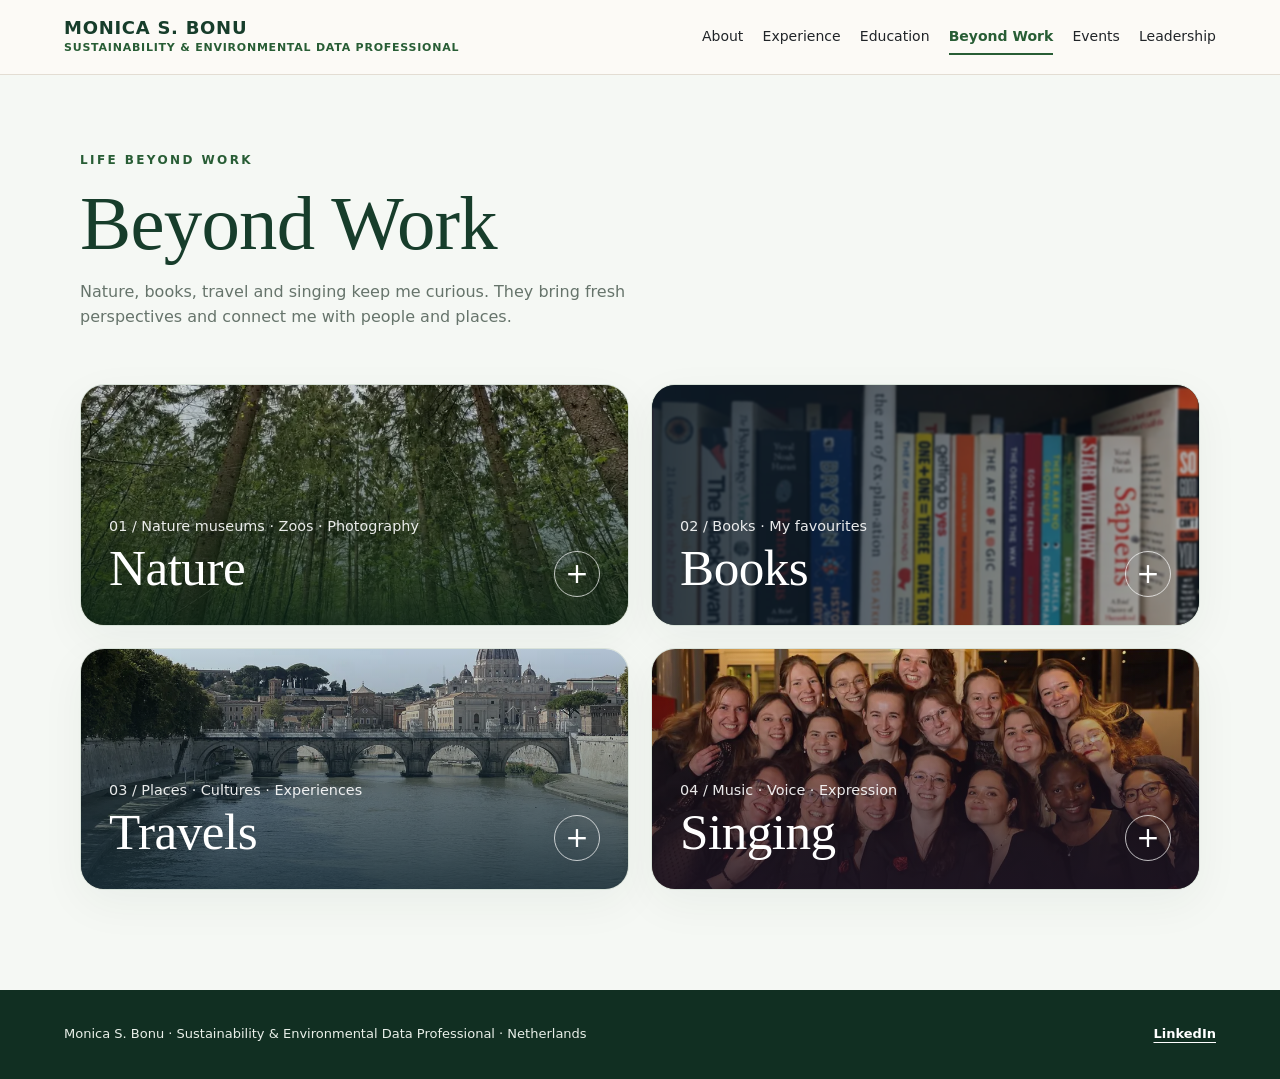
<file: interests.html>
<!DOCTYPE html><html lang="en"><head><meta charset="utf-8"><meta name="viewport" content="width=device-width, initial-scale=1"><title>Beyond Work | Monica S. Bonu</title><meta http-equiv="refresh" content="0; url=beyond-work.html"></head><body><p>This page is now <a href="beyond-work.html">Beyond Work</a>.</p></body></html>
</file>
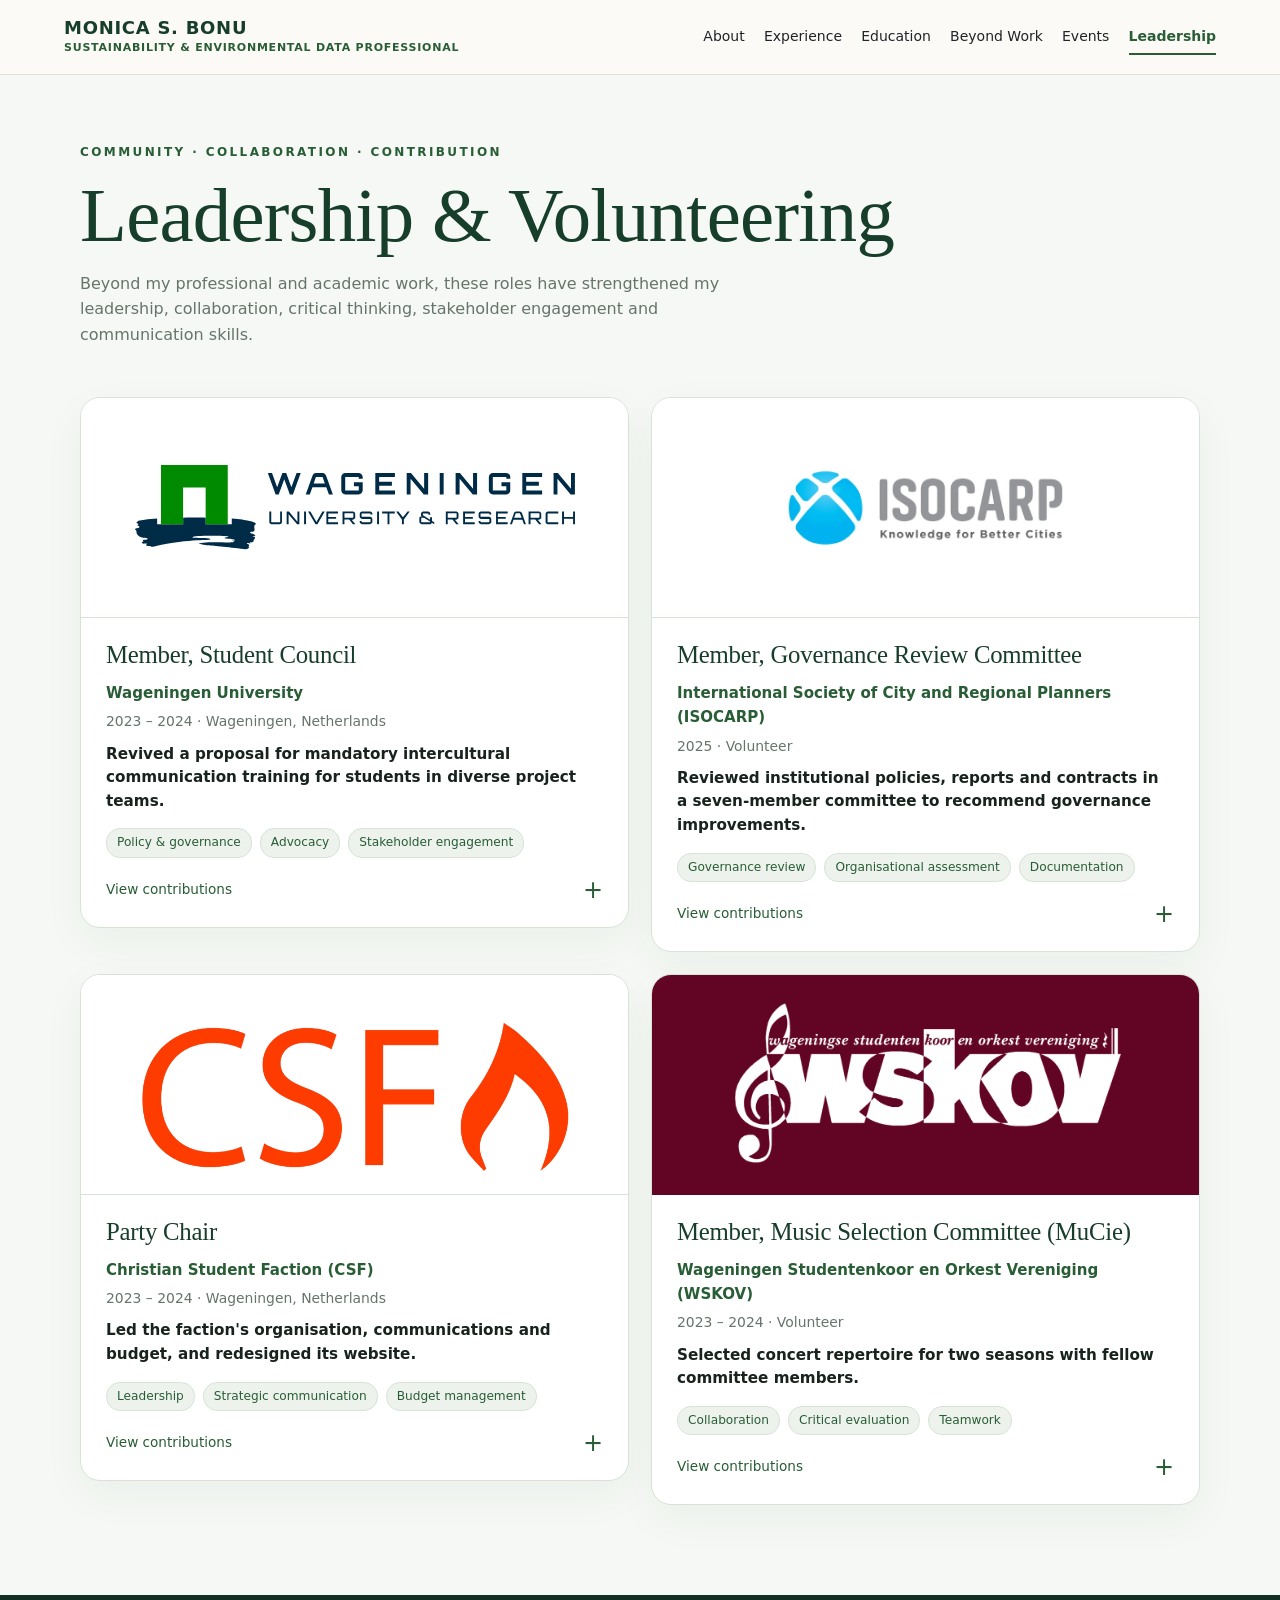
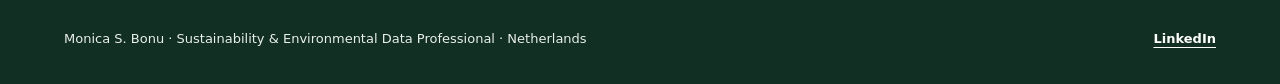
<file: leadership.html>
<!doctype html><html lang="en"><head><meta charset="utf-8"><meta name="viewport" content="width=device-width, initial-scale=1"><title>Leadership &amp; Volunteering | Monica S. Bonu</title><link rel="icon" href="assets/favicon.svg" type="image/svg+xml"/><link rel="icon" href="assets/favicon-32.png" sizes="32x32" type="image/png"/><link rel="apple-touch-icon" href="assets/apple-touch-icon.png"/><meta name="description" content="Leadership and volunteering roles of Monica S. Bonu, including the Wageningen University Student Council and the ISOCARP Governance Review Committee."/><link rel="canonical" href="https://monica-bonu.github.io/leadership.html"/><meta property="og:type" content="website"/><meta property="og:site_name" content="Monica S. Bonu"/><meta property="og:title" content="Leadership &amp; Volunteering | Monica S. Bonu"/><meta property="og:description" content="Leadership and volunteering roles of Monica S. Bonu, including the Wageningen University Student Council and the ISOCARP Governance Review Committee."/><meta property="og:url" content="https://monica-bonu.github.io/leadership.html"/><meta property="og:image" content="https://monica-bonu.github.io/assets/og-image.jpg"/><meta property="og:image:width" content="1200"/><meta property="og:image:height" content="630"/><meta property="og:image:alt" content="Monica S. Bonu, Sustainability and Environmental Data Professional"/><meta name="twitter:card" content="summary_large_image"/><style>
:root{--forest:#173d2b;--leaf:#285d35;--mist:#f5f8f4;--ink:#202c25;--muted:#66746b;--line:#d8e2d9}*{box-sizing:border-box}body{margin:0;background:var(--mist);color:var(--ink);font:16px/1.6 Inter,Arial,sans-serif}a{color:inherit;text-decoration:none}.shell{width:min(1120px,90%);margin:auto}header{background:#fff;border-bottom:1px solid var(--line);position:sticky;top:0;z-index:5}nav{display:flex;align-items:center;justify-content:space-between;min-height:76px;gap:20px}.brand{font-weight:800;letter-spacing:.06em;color:var(--forest)}.links{display:flex;gap:16px;flex-wrap:wrap}.links a{font-size:.84rem}.links .active{color:var(--leaf);font-weight:800}.intro{padding:68px 0 30px}.eyebrow{font-size:.75rem;text-transform:uppercase;letter-spacing:.2em;color:var(--leaf);font-weight:800}h1{font:normal clamp(2.6rem,6vw,4.8rem)/1.1 Georgia,serif;color:var(--forest);margin:12px 0}.intro p{color:var(--muted);max-width:680px;margin:0}.roles{display:grid;grid-template-columns:repeat(2,minmax(0,1fr));gap:22px;padding:20px 0 90px;align-items:start}.role{background:#fff;border:1px solid var(--line);border-radius:20px;box-shadow:0 14px 45px #173d2b0b;overflow:hidden}.role summary{list-style:none;cursor:pointer;padding:25px;display:block}.role summary::-webkit-details-marker{display:none}.role summary:focus-visible{outline:3px solid #88a892;outline-offset:-4px}.role h2{font:normal 1.55rem/1.25 Georgia,serif;color:var(--forest);margin:0 0 10px}.organization{color:var(--leaf);font-weight:700;font-size:.94rem}.meta{font-size:.87rem;color:var(--muted);margin-top:5px}.open-hint{display:flex;align-items:center;justify-content:space-between;color:var(--leaf);font-size:.85rem;margin-top:20px}.symbol{font-size:1.5rem;line-height:1}.role[open] .symbol{transform:rotate(45deg)}.detail{border-top:1px solid var(--line);margin:0 25px;padding:20px 0 25px}.detail h3{margin:0 0 12px;color:var(--leaf);font-size:.75rem;text-transform:uppercase;letter-spacing:.12em}.detail ul{padding-left:19px;margin:0}.detail li{padding-left:3px;margin:0 0 12px;font-size:.91rem;line-height:1.6}.optional{font-size:.82rem;color:var(--muted);margin:12px 0 0}footer{border-top:1px solid var(--line);padding:30px 0;color:var(--muted);font-size:.82rem}@media(max-width:750px){nav{padding:15px 0;align-items:start;flex-direction:column}.links{gap:12px}.roles{grid-template-columns:1fr}.intro{padding-top:46px}}
img{-webkit-user-drag:none;-webkit-touch-callout:none;user-select:none}
.detail p{font-size:.91rem;line-height:1.6;margin:0 0 14px}.detail p:last-child{margin-bottom:0}
.council-photo-heading{margin-top:24px!important}.council-photos{display:grid;grid-template-columns:repeat(2,minmax(0,1fr));gap:12px;align-items:start}.council-photos figure{margin:0}.council-photos img{display:block;width:100%;height:auto;border-radius:10px}@media(max-width:450px){.council-photos{grid-template-columns:1fr}}
.role-tags{display:flex;flex-wrap:wrap;gap:8px;margin-top:15px}.role-tags span{max-width:100%;padding:5px 10px;border:1px solid var(--line);border-radius:14px;background:#edf3ec;color:var(--leaf);font-size:.76rem;line-height:1.45}
.council-banner{display:block;width:calc(100% + 50px);max-width:none;height:220px;margin:-25px -25px 22px;object-fit:cover;object-position:center 58%}@media(max-width:450px){.council-banner{height:185px}}
.isocarp-role-banner{height:220px;margin:-25px -25px 22px;background:#fff;display:flex;align-items:center;justify-content:center;border-bottom:1px solid var(--line)}.isocarp-role-banner img{display:block;width:100%;height:auto;object-fit:contain}@media(max-width:450px){.isocarp-role-banner{height:185px}}
.wskov-role-banner{height:220px;margin:-25px -25px 22px;padding:28px;background:#620524;display:flex;align-items:center;justify-content:center}.wskov-role-banner img{display:block;max-width:100%;max-height:100%;width:auto;height:auto;object-fit:contain}@media(max-width:450px){.wskov-role-banner{height:185px}}
.wur-role-banner{height:220px;margin:-25px -25px 22px;padding:30px;background:#fff;display:flex;align-items:center;justify-content:center;border-bottom:1px solid var(--line)}.wur-role-banner img{display:block;width:100%;max-width:440px;height:auto;object-fit:contain}@media(max-width:450px){.wur-role-banner{height:185px}}
.csf-role-banner{height:220px;margin:-25px -25px 22px;padding:20px;background:#fff;display:flex;align-items:center;justify-content:center;border-bottom:1px solid var(--line)}.csf-role-banner img{display:block;max-width:100%;max-height:100%;width:auto;height:auto;object-fit:contain}@media(max-width:450px){.csf-role-banner{height:185px}}
.organisation-link{display:inline-block;margin-top:18px;color:var(--leaf);font-size:.88rem;font-weight:700;text-decoration:underline;text-underline-offset:3px}.organisation-link:focus-visible{outline:2px solid var(--leaf);outline-offset:4px}
</style><link rel="stylesheet" href="assets/site.css"/><script src="assets/site.js" defer></script></head><body><header class="site-header"><div class="site-header-inner"><a class="site-brand" href="index.html"><span class="site-name">Monica S. Bonu</span><span class="site-role">Sustainability &amp; Environmental Data Professional</span></a><nav class="site-nav" id="site-menu" aria-label="Main"><a href="index.html">About</a><a href="experience.html">Experience</a><a href="education.html">Education</a><a href="beyond-work.html">Beyond Work</a><a href="events.html">Events</a><a href="leadership.html" class="active" aria-current="page">Leadership</a></nav></div></header><main><section class="intro shell"><div class="eyebrow">Community · Collaboration · Contribution</div><h1>Leadership &amp; Volunteering</h1><p>Beyond my professional and academic work, these roles have strengthened my leadership, collaboration, critical thinking, stakeholder engagement and communication skills.</p></section><section class="roles shell" aria-label="Leadership and volunteering roles"><details class="role council-role"><summary><div class="wur-role-banner"><img src="assets/photos/leadership/wur-logo.svg" width="231" height="45" alt="Wageningen University &amp; Research logo" decoding="async"/></div><h2>Member, Student Council</h2><div class="organization">Wageningen University</div><div class="meta">2023 – 2024 · Wageningen, Netherlands</div><p class="role-takeaway">Revived a proposal for mandatory intercultural communication training for students in diverse project teams.</p><div class="role-tags" aria-label="Core skills"><span>Policy &amp; governance</span><span>Advocacy</span><span>Stakeholder engagement</span></div><div class="open-hint"><span>View contributions</span><span class="symbol" aria-hidden="true">+</span></div></summary><div class="detail"><h3>Representing students, championing ideas</h3><p>My Student Council board year was a highlight of my MSc. I joined to represent student interests in university policymaking and discovered the opportunity to initiate ideas for change.</p><p>My proudest contribution was reviving a proposal for mandatory intercultural communication training to help students navigate cultural differences in diverse project teams. Working with Gargi Pravin Kubde, fellow council members, Eva Meijer and Birgit Boogaard, I helped bring renewed attention to the initiative and its potential to strengthen collaboration.</p><p>As a council member, I served on the <strong>WUR Council Daily Board</strong>, the <strong>Student Council Daily Board</strong> and the <strong>Public Relations Team</strong>.</p><h3 class="council-photo-heading">Student Council moments</h3><div class="council-photos"><figure><img src="assets/photos/leadership/council-banner-480.webp" srcset="assets/photos/leadership/council-banner-480.webp 480w, assets/photos/leadership/council-banner-960.webp 960w" sizes="(max-width:750px) 90vw, 550px" width="4032" height="3024" alt="Council group outside a Wageningen University building" loading="lazy" decoding="async"/></figure><figure><img src="assets/photos/leadership/student-council-presentation-480.webp" srcset="assets/photos/leadership/student-council-presentation-480.webp 1x, assets/photos/leadership/student-council-presentation-960.webp 2x" width="800" height="1066" alt="Monica at a Student Council certificate presentation" loading="lazy" decoding="async"/></figure><figure><img src="assets/photos/leadership/student-council-group-480.webp" srcset="assets/photos/leadership/student-council-group-480.webp 1x, assets/photos/leadership/student-council-group-960.webp 2x" width="1280" height="960" alt="Student Council group photograph" loading="lazy" decoding="async"/></figure></div><a class="organisation-link" href="https://www.wur.nl/en/about-wur/organisation-profile/student-council" target="_blank" rel="noopener noreferrer">Student Council website <span aria-hidden="true">↗</span></a></div></details><details class="role"><summary><div class="isocarp-role-banner"><img src="assets/photos/leadership/isocarp-logo.webp" alt="ISOCARP — Knowledge for Better Cities" width="1200" height="322" loading="lazy" decoding="async"/></div><h2>Member, Governance Review Committee</h2><div class="organization">International Society of City and Regional Planners (ISOCARP)</div><div class="meta">2025 · Volunteer</div><p class="role-takeaway">Reviewed institutional policies, reports and contracts in a seven-member committee to recommend governance improvements.</p><div class="role-tags" aria-label="Core skills"><span>Governance review</span><span>Organisational assessment</span><span>Documentation</span></div><div class="open-hint"><span>View contributions</span><span class="symbol" aria-hidden="true">+</span></div></summary><div class="detail"><h3>Institutional governance review</h3><p>I contributed to a governance review assessing ISOCARP's organisational standing and identifying opportunities for improvement and future growth. As part of a seven-member committee, I supported a comprehensive review of institutional policies, reports, contracts and other governance-related documents to identify areas requiring change.</p><h3>Committee coordination</h3><p>I also supported the committee's coordination by documenting meeting minutes, tracking action points and following up on agreed activities.</p><a class="organisation-link" href="https://isocarp.org/" target="_blank" rel="noopener noreferrer">ISOCARP website <span aria-hidden="true">↗</span></a></div></details><details class="role"><summary><div class="csf-role-banner"><img src="assets/photos/leadership/csf-logo-current.webp" width="960" height="328" alt="CSF Wageningen logo" loading="lazy" decoding="async"/></div><h2>Party Chair</h2><div class="organization">Christian Student Faction (CSF)</div><div class="meta">2023 – 2024 · Wageningen, Netherlands</div><p class="role-takeaway">Led the faction's organisation, communications and budget, and redesigned its website.</p><div class="role-tags" aria-label="Core skills"><span>Leadership</span><span>Strategic communication</span><span>Budget management</span></div><div class="open-hint"><span>View contributions</span><span class="symbol" aria-hidden="true">+</span></div></summary><div class="detail"><h3>Leadership and representation</h3><p>I led the student faction's organisational activities, stakeholder engagement and public communications. I maintained relationships with student associations and other university stakeholders, representing the faction at university, municipal and constituency events.</p><h3>Communication and student engagement</h3><p>I strengthened the faction's visibility by redesigning its website to communicate its values, mission and opportunities more clearly. I also organised engagement activities, including informal coffee chats that enabled students to interact directly with faction representatives and raise questions.</p><h3>Budget management</h3><p>I oversaw the faction's budget and expenditure, including election-related activities, promotional materials and other operational expenses.</p><a class="organisation-link" href="https://csfwageningen.nl/" target="_blank" rel="noopener noreferrer">CSF website <span aria-hidden="true">↗</span></a></div></details><details class="role"><summary><div class="wskov-role-banner"><img src="assets/photos/leadership/wskov-logo.webp" alt="WSKOV logo" width="960" height="403" loading="lazy" decoding="async"/></div><h2>Member, Music Selection Committee (MuCie)</h2><div class="organization">Wageningen Studentenkoor en Orkest Vereniging (WSKOV)</div><div class="meta">2023 – 2024 · Volunteer</div><p class="role-takeaway">Selected concert repertoire for two seasons with fellow committee members.</p><div class="role-tags" aria-label="Core skills"><span>Collaboration</span><span>Critical evaluation</span><span>Teamwork</span></div><div class="open-hint"><span>View contributions</span><span class="symbol" aria-hidden="true">+</span></div></summary><div class="detail"><h3>Repertoire selection</h3><p>I served on the Music Selection Committee, contributing to the selection of musical repertoire for two concert seasons. I collaborated with fellow committee members to review and select pieces for upcoming performances.</p><a class="organisation-link" href="https://www.wskov.nl/" target="_blank" rel="noopener noreferrer">WSKOV website <span aria-hidden="true">↗</span></a></div></details></section></main><footer class="site-footer"><div class="site-footer-inner"><div class="site-footer-name">Monica S. Bonu · Sustainability &amp; Environmental Data Professional · Netherlands</div><div class="site-footer-links"><a href="https://www.linkedin.com/in/monica-bonu" target="_blank" rel="noopener noreferrer">LinkedIn</a></div></div></footer><script src="assets/image-protection.js" defer></script></body></html>
</file>
<file: assets/company-logos.css>
.company-section{padding:40px 0 44px;background:#fff;border-top:1px solid #e5e9e4;scroll-margin-top:90px}.company-inner{max-width:1180px;margin:auto;padding:0 24px}.company-section h2{margin:0 0 25px;text-align:center;font:500 clamp(17px,2vw,21px)/1.4 Inter,system-ui,sans-serif;color:#173f2a;letter-spacing:0}.company-carousel{display:flex;align-items:center;gap:14px}.company-logos{display:flex;flex:1;min-width:0;overflow-x:auto;scroll-snap-type:x mandatory;scrollbar-width:none;list-style:none;padding:0;margin:0}.company-logos::-webkit-scrollbar{display:none}.company-logo-item{flex:0 0 25%;min-width:0;height:78px;display:flex;align-items:center;justify-content:center;padding:12px 22px;scroll-snap-align:start;position:relative}.company-logo-item:after{content:'';height:26px;width:1px;background:#dce2dc;position:absolute;right:0;top:26px}.company-logo-item a{display:flex;align-items:center;justify-content:center;width:100%;height:100%;text-decoration:none;color:#18231d}.company-logo-item img{display:block;max-width:100%;width:175px;height:44px;object-fit:contain;filter:none;opacity:1;mix-blend-mode:normal}.company-logo-item .bilderberg{background:oklch(39.370080145% .0507454672 223.3120430995deg);padding:10px 12px;border-radius:3px;max-width:190px;height:50px}.company-logo-item .bilderberg img{height:30px}.company-dss{font:800 16px/1.05 Arial,sans-serif;text-transform:uppercase;letter-spacing:-.4px;text-align:left}.company-name-only{font:500 14px/1.4 Inter,system-ui,sans-serif;text-align:center;color:#34483b}.company-arrow{flex:0 0 36px;width:36px;height:36px;border:1px solid #ccd7ce;border-radius:50%;background:#fff;color:#173f2a;font:22px/1 system-ui,sans-serif;cursor:pointer;display:grid;place-items:center;padding:0}.company-arrow:hover{background:#edf3ed;border-color:#39734b}.company-arrow:focus-visible,.company-logo-item a:focus-visible,.company-logos:focus-visible{outline:2px solid #39734b;outline-offset:-2px}.company-status{position:absolute;width:1px;height:1px;overflow:hidden;clip-path:inset(50%);white-space:nowrap}@media(max-width:900px){.company-logo-item{flex-basis:33.333333%;padding:12px 18px}}@media(max-width:650px){.company-logo-item{flex-basis:50%;padding:12px}.company-carousel{gap:8px}.company-inner{padding:0 18px}}@media(max-width:420px){.company-logo-item{flex-basis:100%}.company-section{padding:30px 0}.company-section h2{margin-bottom:18px}}
</file>
<file: assets/site.css>
/* Shared site styles - mobile menu */
.menu-toggle{display:none;align-items:center;justify-content:center;width:44px;height:44px;margin-left:auto;padding:0;border:1px solid rgba(23,61,43,.25);border-radius:10px;background:#fff;color:#173d2b;cursor:pointer;flex-shrink:0}
.menu-toggle:focus-visible{outline:3px solid #39734b;outline-offset:2px}
.menu-toggle-bars,.menu-toggle-bars:before,.menu-toggle-bars:after{display:block;width:20px;height:2px;background:currentColor;border-radius:2px;transition:transform .2s ease,background .2s ease}
.menu-toggle-bars{position:relative}
.menu-toggle-bars:before,.menu-toggle-bars:after{content:"";position:absolute;left:0}
.menu-toggle-bars:before{top:-6px}.menu-toggle-bars:after{top:6px}
.menu-open .menu-toggle-bars{background:transparent}
.menu-open .menu-toggle-bars:before{transform:translateY(6px) rotate(45deg)}
.menu-open .menu-toggle-bars:after{transform:translateY(-6px) rotate(-45deg)}
@media(max-width:900px){
  header{position:sticky;top:0}
  header nav.shell,header .header-inner{flex-direction:row!important;align-items:center!important;flex-wrap:nowrap!important;padding-top:0!important;padding-bottom:0!important;min-height:68px}
  .menu-toggle{display:inline-flex}
  header .links,header .nav{display:none!important}
  header.menu-open .links,header.menu-open .nav{display:flex!important;flex-direction:column;gap:0;position:absolute;top:100%;left:0;right:0;background:#fcfaf6;padding:8px 6vw 18px;border-bottom:1px solid #d8d1c7;box-shadow:0 14px 30px rgba(17,47,34,.12);max-height:calc(100vh - 80px);overflow-y:auto}
  header.menu-open .links a,header.menu-open .nav a{display:block;padding:13px 0;font-size:15px!important;letter-spacing:.02em;border-bottom:1px solid rgba(23,61,43,.1);text-decoration:none}
  header.menu-open .links a:last-child,header.menu-open .nav a:last-child{border-bottom:0}
}
@media(prefers-reduced-motion:reduce){.menu-toggle-bars,.menu-toggle-bars:before,.menu-toggle-bars:after{transition:none}}

/* Home hero headline */
.hero h1.hero-title{font-size:clamp(36px,4.2vw,56px);line-height:1.08;letter-spacing:-.025em;margin:14px 0 22px;color:#173d2b}
.hero-lead{font-size:clamp(18px,1.6vw,21px);line-height:1.6;color:#2f3a34;max-width:640px;margin:0 0 30px;padding-bottom:28px;border-bottom:1px solid #d8d1c7}

/* Header positioning line - larger and upright for readability */
header .sub{font-size:12px;font-style:normal;letter-spacing:.08em;margin-top:2px}
@media(max-width:480px){header .sub{font-size:10.5px;letter-spacing:.05em;line-height:1.4}}
header .sub,header .nav a{white-space:nowrap}
header .nav{gap:clamp(14px,1.6vw,24px)}
@media(max-width:480px){header .sub{white-space:normal}}
/* Home header: use the menu button below 1180px so the long nav never overflows */
@media(max-width:1180px){
  header .header-inner .menu-toggle{display:inline-flex}
  header .header-inner .nav{display:none!important}
  header.menu-open .header-inner .nav{display:flex!important;flex-direction:column;gap:0;position:absolute;top:100%;left:0;right:0;background:#fcfaf6;padding:8px 6vw 18px;border-bottom:1px solid #d8d1c7;box-shadow:0 14px 30px rgba(17,47,34,.12)}
  header.menu-open .header-inner .nav a{display:block;padding:13px 0;font-size:15px!important;border-bottom:1px solid rgba(23,61,43,.1);text-decoration:none}
  header.menu-open .header-inner .nav a:last-child{border-bottom:0}
}

/* Contact buttons (hero) and footer contact links */
.hero-cta{display:flex;flex-wrap:wrap;gap:12px;margin:0 0 34px}
.hero-cta .button{display:inline-flex;align-items:center;gap:9px;padding:13px 20px;border-radius:999px;font-size:13px;font-weight:800;letter-spacing:.03em;text-decoration:none;border:1.5px solid #173d2b;transition:background .15s,color .15s}
.hero-cta .cta-primary{background:#173d2b;color:#fff}
.hero-cta .cta-primary:hover{background:#285d35;border-color:#285d35}
.hero-cta .cta-secondary{background:transparent;color:#173d2b}
.hero-cta .cta-secondary:hover{background:#173d2b;color:#fff}
.hero-cta .button:focus-visible,.footer-contact a:focus-visible{outline:3px solid #39734b;outline-offset:3px}
.footer-contact{display:block;margin-top:14px;font-size:13px;font-weight:700}
.footer-contact a{color:inherit;text-decoration:underline;text-underline-offset:4px}
.footer-contact span{margin:0 10px;opacity:.6}
.contact .contact-list{align-content:start;gap:14px}

/* Home contact section */
.home-contact{padding:90px 0 100px;background:#fcfaf6;border-top:1px solid #d8d1c7}
.home-contact-box{background:#173d2b;color:#fff;border-radius:26px;padding:48px;display:grid;grid-template-columns:1.3fr 1fr;gap:40px;align-items:center}
.home-contact .eyebrow{color:#a9d2b0}
.home-contact h2{font-size:clamp(28px,3.2vw,40px);line-height:1.12;margin:10px 0 12px;color:#fff}
.home-contact p{margin:0;color:#d6dfd9;font-size:16px}
.home-contact-links{display:flex;flex-wrap:wrap;gap:12px;justify-content:flex-end}
.hc-btn{display:inline-block;padding:13px 22px;border-radius:999px;font-size:13px;font-weight:800;letter-spacing:.03em;text-decoration:none;border:1.5px solid #fff}
.hc-primary{background:#fff;color:#173d2b}.hc-primary:hover{background:#dfe6d9}
.hc-secondary{color:#fff}.hc-secondary:hover{background:rgba(255,255,255,.12)}
.hc-btn:focus-visible{outline:3px solid #d8bc86;outline-offset:3px}
@media(max-width:800px){.home-contact{padding:60px 0}.home-contact-box{grid-template-columns:1fr;padding:32px 26px;gap:24px}.home-contact-links{justify-content:flex-start}}
/* Tighter space above the home headline */
.hero h1.hero-title{margin-top:0}
.hero .hero-copy{padding-top:56px;padding-bottom:56px}
.hero{min-height:0}
@media(max-width:900px){.hero .hero-copy{padding-top:40px}}

/* Experience page: open project cards */
#projects .project{display:flex;flex-direction:column}
#projects .project h3{font-size:1.15rem;line-height:1.3;margin:0 0 6px}
#projects .project .meta{white-space:normal}
#projects .project-summary{margin:14px 0 12px;font-weight:600;color:#18231d;line-height:1.5}
#projects .project-tags{gap:6px;margin-bottom:4px}
#projects .project-tags .chip{padding:4px 9px;font-size:.76rem}
#projects .project ul{margin-top:14px;padding-top:14px;border-top:1px solid #d8e2d9}
#projects .project p:last-child{margin:auto 0 0;padding-top:10px;font-weight:700}

/* Collapsible project bullets */
#projects .project-more{margin-top:14px;padding-top:12px;border-top:1px solid #d8e2d9}
#projects .project-more summary{cursor:pointer;list-style:none;display:inline-flex;align-items:center;gap:8px;font-weight:700;font-size:.92rem;color:#39734b;padding:4px 0}
#projects .project-more summary::-webkit-details-marker{display:none}
#projects .project-more summary::after{content:"+";font-size:1.2rem;line-height:1;font-weight:400}
#projects .project-more[open] summary::after{content:"\2212"}
#projects .project-more summary:hover{text-decoration:underline}
#projects .project-more summary:focus-visible{outline:2px solid #39734b;outline-offset:4px;border-radius:4px}
#projects .project-more .pm-open,#projects .project-more[open] .pm-closed{display:none}
#projects .project-more[open] .pm-open{display:inline}
#projects .project-more ul{margin-top:10px;padding-top:0;border-top:0}
#projects .grid{align-items:start}
#projects .project p:last-child{margin-top:8px}

/* Home: featured work strip */
.featured{background:#fcfaf6;border-top:1px solid #d8d1c7;padding:64px 0 70px}
.featured-head{display:flex;align-items:baseline;justify-content:space-between;gap:20px;margin-bottom:28px}
.featured-head h2{font-size:clamp(30px,3.2vw,40px);line-height:1.1;margin:0;color:#173d2b}
.featured-all{color:#285d35;font-weight:800;font-size:13px;text-decoration:none;border-bottom:1px solid rgba(40,93,53,.35);padding-bottom:3px;white-space:nowrap}
.featured-grid{display:grid;grid-template-columns:repeat(3,minmax(0,1fr));gap:20px}
.featured-card{display:flex;flex-direction:column;background:#fff;border:1px solid #ded9d0;border-radius:18px;padding:24px;text-decoration:none;color:#202428;transition:border-color .15s,box-shadow .15s,transform .15s}
.featured-card:hover{border-color:#285d35;box-shadow:0 12px 30px rgba(17,47,34,.10);transform:translateY(-2px)}
.featured-card:focus-visible{outline:3px solid #285d35;outline-offset:3px}
.fc-org{font-size:12px;font-weight:700;color:#6d737a;letter-spacing:.02em}
.featured-card h3{font-size:21px;line-height:1.25;margin:8px 0 10px;color:#173d2b}
.featured-card p{font-size:14.5px;line-height:1.6;margin:0 0 16px;color:#4f5853}
.fc-tags{display:flex;flex-wrap:wrap;gap:6px;margin-bottom:18px}
.fc-tags span{background:#dfe6d9;color:#173d2b;border-radius:999px;padding:4px 10px;font-size:12px;font-weight:700}
.fc-more{margin-top:auto;font-size:13px;font-weight:800;color:#285d35}
@media(max-width:900px){.featured-grid{grid-template-columns:1fr}.featured{padding:48px 0 54px}}
#projects .project{scroll-margin-top:96px}
@media(prefers-reduced-motion:reduce){.featured-card{transition:none}.featured-card:hover{transform:none}}

/* Experience page header */
.hero h1.exp-title{font-size:clamp(2.2rem,4.5vw,3.4rem);line-height:1.05;letter-spacing:-.04em;margin:10px 0 16px;color:#173f2a}
.hero p.exp-lead{font-size:clamp(1.05rem,1.5vw,1.25rem);line-height:1.6;color:#2f3a34;max-width:760px;margin:0}

/* Experience page: tighter spacing */
.page-experience .hero{padding:44px 0 36px}
.page-experience .hero h1.exp-title{margin:0 0 12px}
.page-experience .section{padding:44px 0}
.page-experience .section-title{margin-bottom:20px}
.page-experience .section-title h2{font-size:clamp(1.7rem,3vw,2.3rem)}
.page-experience .grid{gap:16px}
.page-experience .card{padding:22px 24px}
.page-experience .skill-card{padding:18px 20px}
.page-experience .skill-card h3{margin-bottom:10px}
.page-experience .role ul{margin-top:12px}
.page-experience .role li{margin:5px 0}
.page-experience #projects .project-summary{margin:10px 0 10px}
.page-experience #projects .project-more{margin-top:10px;padding-top:8px}
.page-experience .company-section{padding-top:28px;padding-bottom:28px}
@media(max-width:800px){.page-experience .hero{padding:32px 0 28px}.page-experience .section{padding:34px 0}.page-experience .card{padding:18px}}

/* ===== Unified design system (fix 12): sans-serif UI, serif headings ===== */
body{font-family:Inter,ui-sans-serif,system-ui,-apple-system,"Segoe UI",Arial,sans-serif}
h1,h2{font-family:Georgia,"Times New Roman",serif!important;letter-spacing:-.01em!important}
/* Header */
.site-header{position:sticky!important;top:0;z-index:50;background:rgba(252,250,246,.96)!important;backdrop-filter:blur(12px);border-top:0!important;border-bottom:1px solid #e3ddd3}
.site-header-inner{width:min(1180px,90vw);margin:0 auto;min-height:74px;display:flex;align-items:center;justify-content:space-between;gap:28px}
.site-brand{display:flex;flex-direction:column;gap:3px;text-decoration:none!important;color:#173d2b;flex-shrink:0}
.site-name{font-size:18px;font-weight:800;letter-spacing:.04em;text-transform:uppercase;line-height:1.1}
.site-role{font-size:11px;font-weight:700;letter-spacing:.07em;text-transform:uppercase;color:#285d35;line-height:1.3}
.site-header .site-nav{display:flex!important;flex-direction:row!important;align-items:center;flex-wrap:nowrap;gap:clamp(14px,1.5vw,22px);height:auto!important;min-height:0!important;padding:0!important}
.site-nav a{font-size:14px;color:#202428;text-decoration:none;white-space:nowrap;padding:6px 0;border-bottom:2px solid transparent}
.site-nav a:hover{color:#285d35}
.site-nav a.active{color:#285d35;font-weight:700;border-bottom-color:#285d35;text-decoration:none}
.site-nav a:focus-visible,.site-brand:focus-visible{outline:3px solid #39734b;outline-offset:3px;border-radius:4px}
.site-header .menu-toggle{margin-left:auto}
@media(max-width:980px){
  .site-header .menu-toggle{display:inline-flex}
  .site-header .site-nav{display:none!important}
  .site-header.menu-open .site-nav{display:flex!important;flex-direction:column!important;align-items:stretch;gap:0;position:absolute;top:100%;left:0;right:0;background:#fcfaf6;padding:8px 5vw 18px!important;border-bottom:1px solid #d8d1c7;box-shadow:0 14px 30px rgba(17,47,34,.12);max-height:calc(100vh - 80px);overflow-y:auto}
  .site-header.menu-open .site-nav a{padding:13px 0;font-size:15px;border-bottom:1px solid rgba(23,61,43,.1)}
  .site-header.menu-open .site-nav a:last-child{border-bottom:0}
  .site-header.menu-open .site-nav a.active{border-bottom-color:rgba(23,61,43,.1)}
}
@media(max-width:480px){.site-name{font-size:16px}.site-role{font-size:9.5px;letter-spacing:.04em}.site-header-inner{min-height:66px;gap:12px}}
/* Footer */
.site-footer{background:#112f22!important;color:#e9efe9!important;padding:34px 0!important;border-top:0!important;text-align:left!important;font-size:13px!important}
.site-footer-inner{width:min(1180px,90vw);margin:0 auto;display:flex;flex-wrap:wrap;justify-content:space-between;align-items:center;gap:12px 24px}
.site-footer-links{font-weight:700}
.site-footer-links a{color:#fff;text-decoration:underline;text-underline-offset:4px}
.site-footer-links span{margin:0 10px;opacity:.6}
.site-footer a:focus-visible{outline:3px solid #d8bc86;outline-offset:3px}

/* Education page heading */
.education-hero h1.edu-title{font-size:clamp(2rem,4vw,3.2rem);line-height:1.08;margin:0 0 14px;color:#173f2a;max-width:620px}
/* Mobile home: headline before portrait */
@media(max-width:900px){
  .hero .hero-copy{order:-1;padding-bottom:28px}
  .hero .photo-panel{padding-top:36px;padding-bottom:36px}
  .hero .portrait{height:340px;max-width:290px;margin:0 auto}
  .hero .photo-caption{margin-left:auto;margin-right:auto;text-align:center}
}
.education-hero{padding:56px 0 44px!important}
@media(max-width:700px){.education-hero{min-height:0!important;padding:290px 0 28px!important;align-items:flex-end}.education-hero:before{bottom:auto!important;height:330px!important;background-size:cover!important;background-position:center 25%!important}.education-hero h1.edu-title{font-size:2rem}}

/* Education: years on fellowships and certifications */
.edu-year{font-size:.86rem;color:#657069;margin-top:2px}

/* Image protection: only Nature and Books photos */
img{-webkit-user-drag:auto;-webkit-touch-callout:default;user-select:auto}
img[src*="/nature/"],img[src*="/books/"],img[src*="photos/forest.webp"],img[src*="book-explanation.webp"]{-webkit-user-drag:none;-webkit-touch-callout:none;user-select:none}

/* Events page: visible takeaways, tags, 3-column grid */
.event-takeaway{margin:12px 0 10px;font-size:.95rem;line-height:1.55;color:#18231d;font-weight:600}
.event-tags{display:flex;flex-wrap:wrap;gap:6px;margin-bottom:6px}
.event-tags span{background:#dfeadf;color:#173f2a;border-radius:999px;padding:4px 10px;font-size:.76rem;font-weight:700}
@media(min-width:1000px){.events{grid-template-columns:repeat(3,minmax(0,1fr))!important;align-items:start}}

/* Leadership page: takeaways and photo layout */
.role-takeaway{margin:10px 0 10px;font-size:.95rem;line-height:1.55;color:#18231d;font-weight:600}
.roles{align-items:start}
.council-photos{grid-template-columns:1fr 1fr!important;gap:10px!important}
.council-photos figure:first-child{grid-column:1/-1}
.council-photos img{aspect-ratio:4/3;object-fit:cover;object-position:center 30%;height:auto}
</file>
